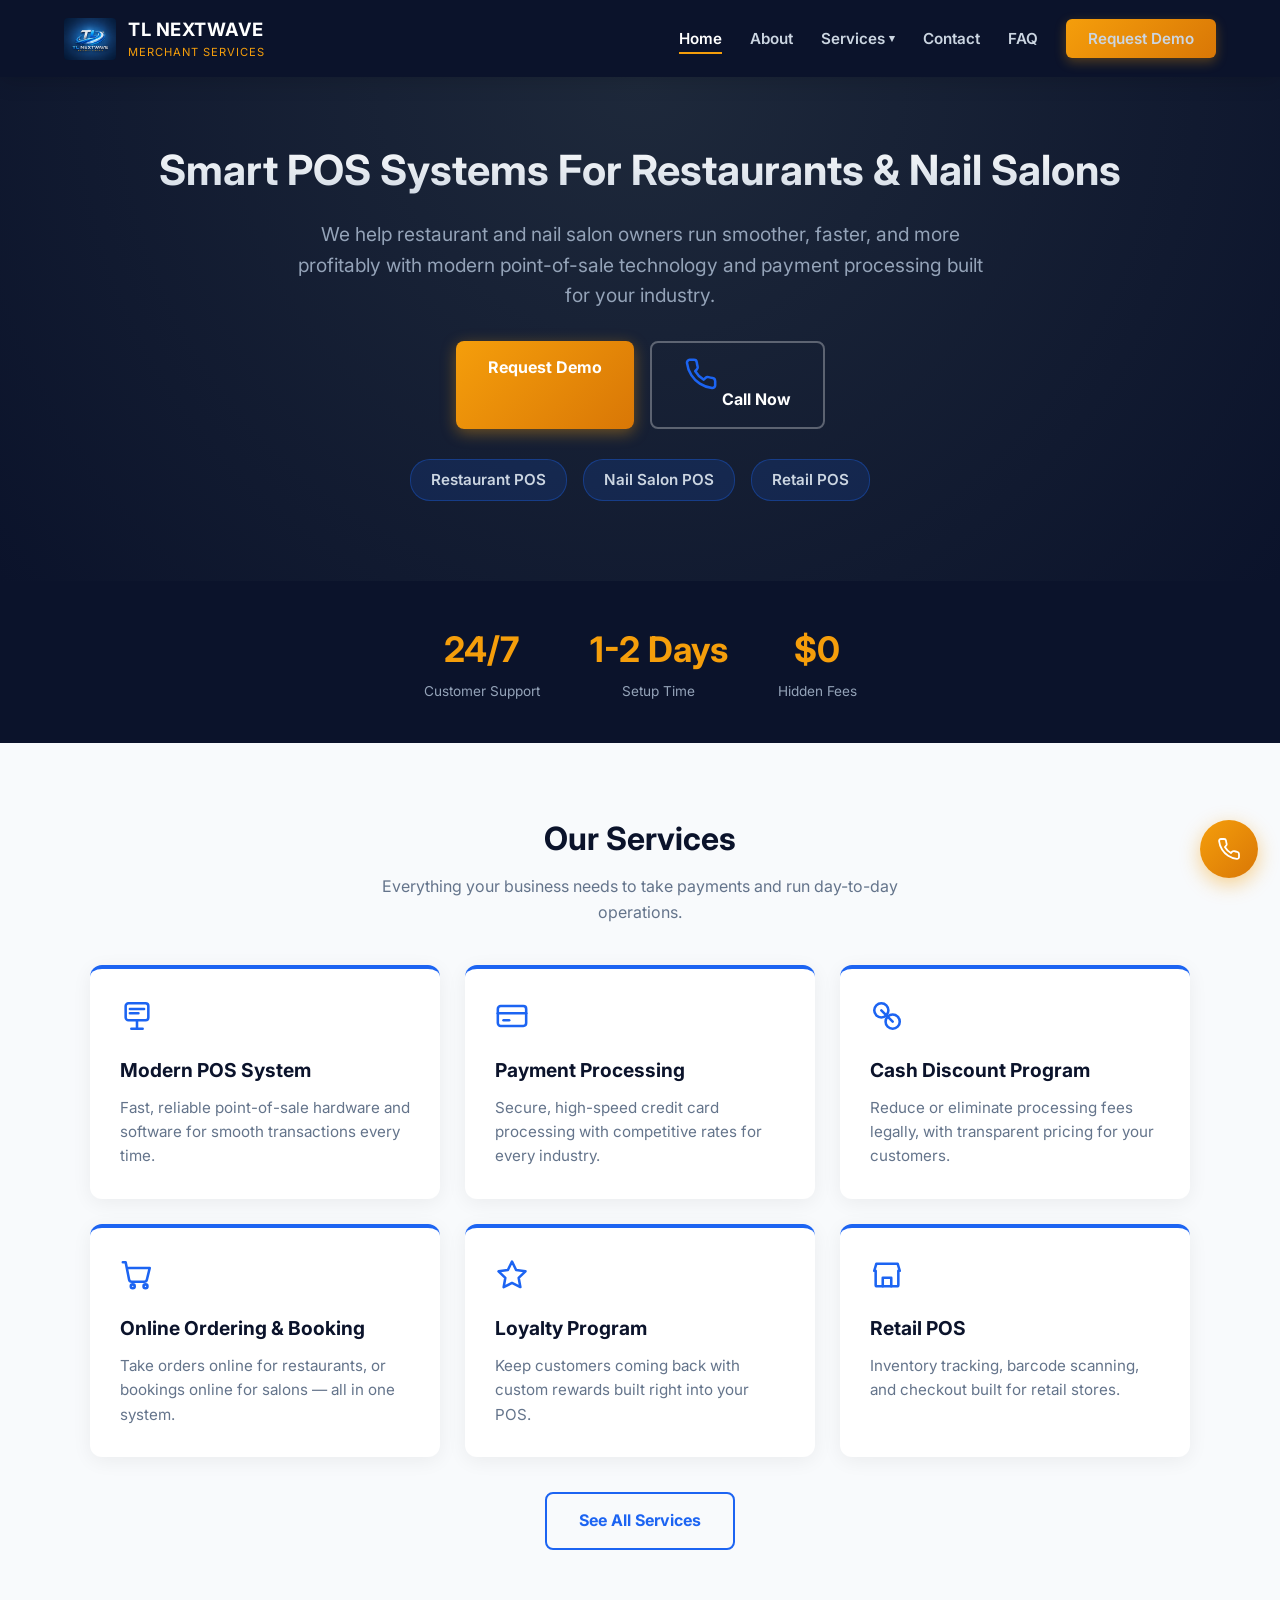
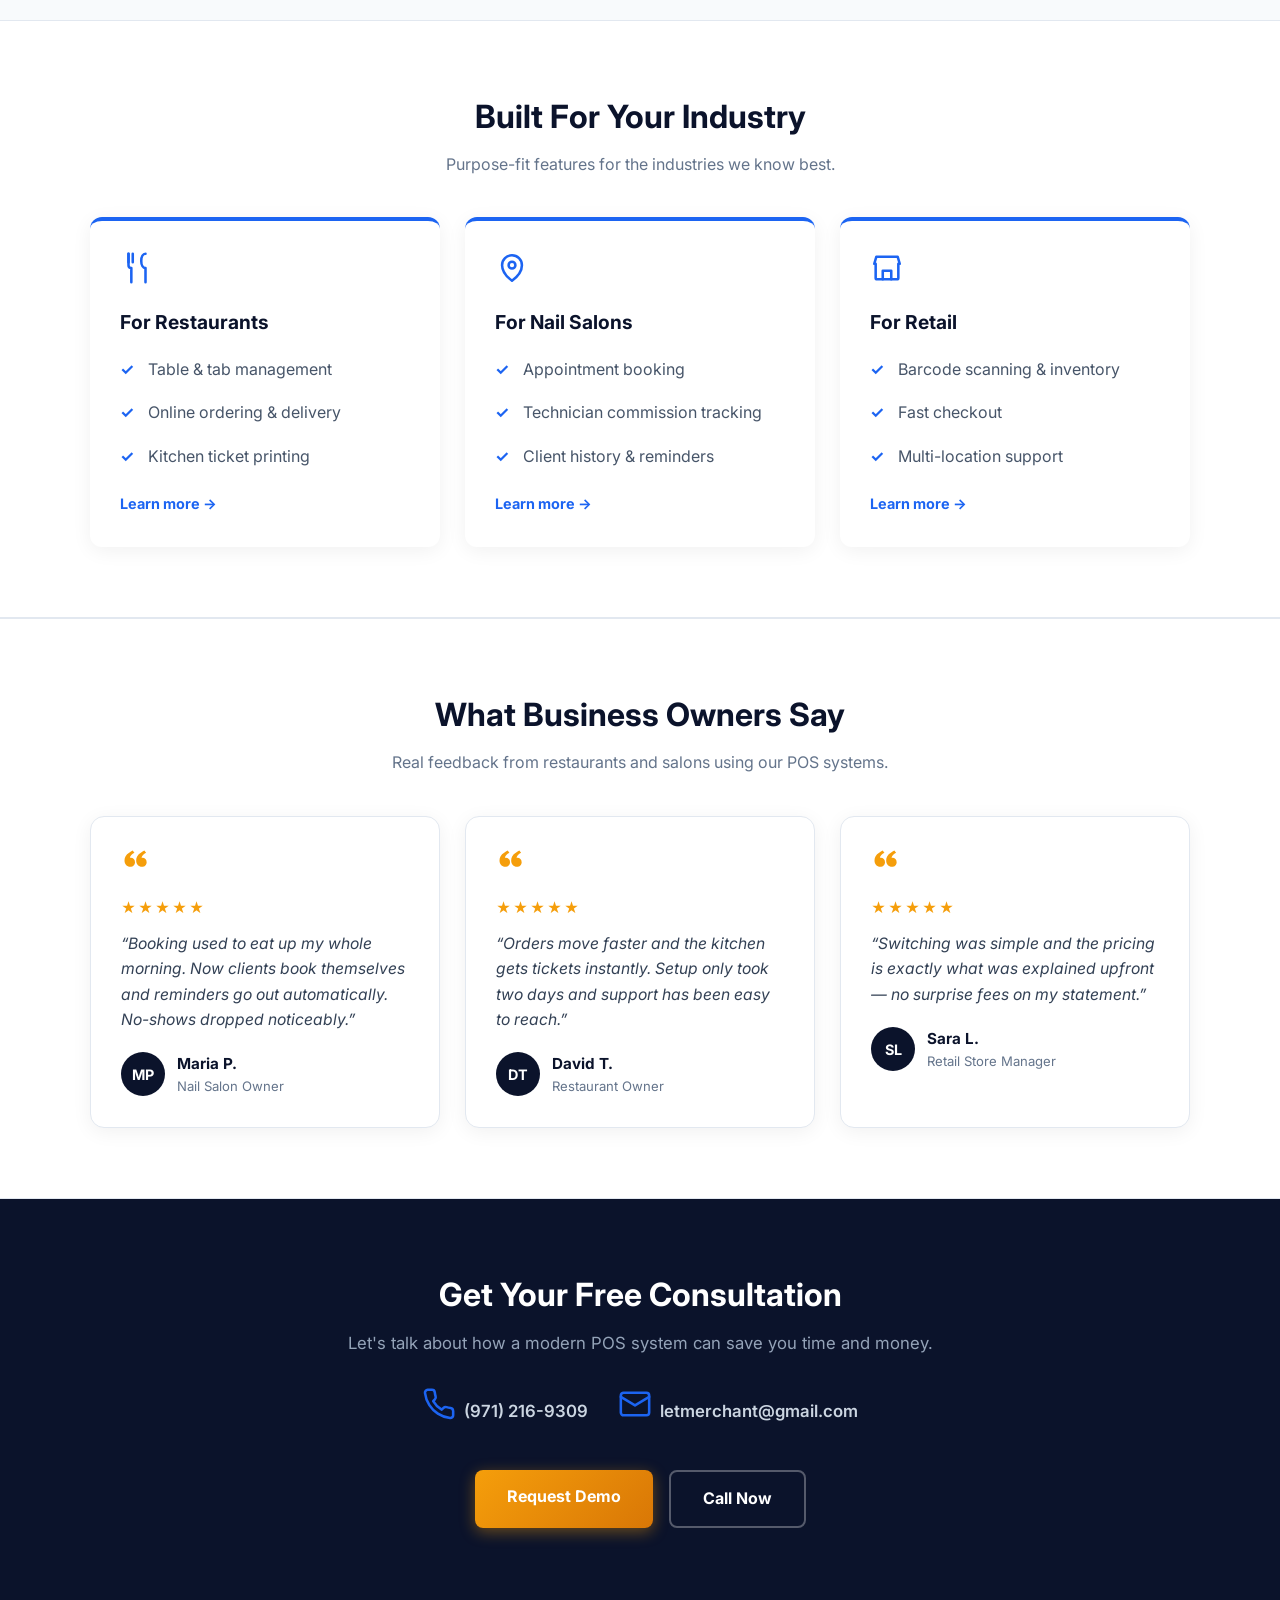
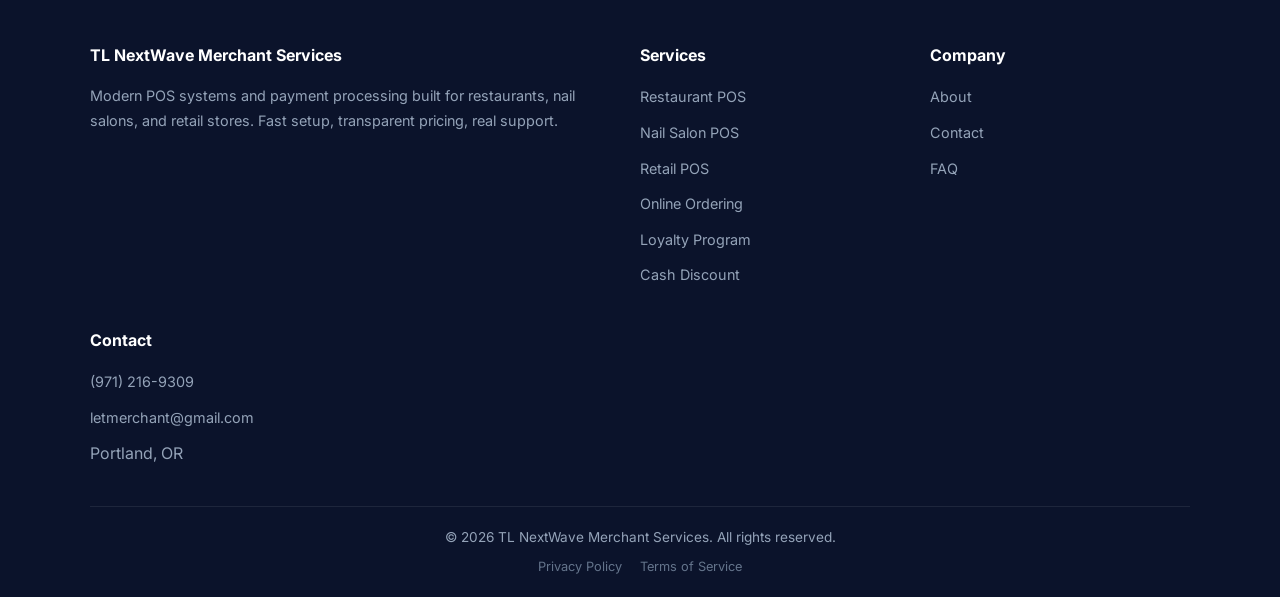
<file: index.html>
<!DOCTYPE html>
<html lang="en">
<head>
    <meta charset="UTF-8">
    <meta name="viewport" content="width=device-width, initial-scale=1.0">
    <title>TL NextWave Merchant Services | POS Systems for Restaurants & Nail Salons</title>
    <meta name="description" content="Modern POS systems and payment processing built for restaurants and nail salons. Fast setup, low fees, reliable support in Portland, OR.">
    <link rel="canonical" href="https://www.tlnextwave.com/index.html">
    <meta property="og:title" content="TL NextWave Merchant Services | POS Systems for Restaurants & Nail Salons">
    <meta property="og:description" content="Modern POS systems and payment processing built for restaurants and nail salons. Fast setup, low fees, reliable support in Portland, OR.">
    <meta property="og:type" content="website">
    <link rel="icon" href="icons/pos-terminal.svg" type="image/svg+xml">
    <link rel="preconnect" href="https://fonts.googleapis.com">
    <link href="https://fonts.googleapis.com/css2?family=Inter:wght@300;400;600;700&display=swap" rel="stylesheet">
    <link rel="stylesheet" href="css/style.css">
</head>
<body>

    <nav>
        <a href="index.html" class="nav-logo">
            <img src="images/logo.jpg" alt="TL NextWave Merchant Services logo" width="42" height="42">
            <div class="nav-logo-text">TL NEXTWAVE<span>MERCHANT SERVICES</span></div>
        </a>
        <ul class="nav-links" id="nav-links">
            <li><a href="index.html" class="active">Home</a></li>
            <li><a href="about.html">About</a></li>
            <li class="has-dropdown">
    <a href="services.html" class="dropdown-toggle">Services <span class="caret">&#9662;</span></a>
    <ul class="dropdown-menu">
        <li><a href="services.html">All Services</a></li>
<li><a href="restaurant-pos.html">Restaurant POS</a></li>
<li><a href="nail-salon-pos.html">Nail Salon POS</a></li>
<li><a href="retail-pos.html">Retail POS</a></li>
<li><a href="online-ordering.html">Online Ordering</a></li>
<li><a href="loyalty.html">Loyalty Program</a></li>
<li><a href="cash-discount.html">Cash Discount</a></li>
    </ul>
</li>
            <li><a href="contact.html">Contact</a></li>
            <li><a href="faq.html">FAQ</a></li>
            <li><a href="contact.html" class="nav-btn">Request Demo</a></li>
        </ul>
        <button class="nav-toggle" aria-label="Toggle menu" aria-expanded="false">
            <span></span><span></span><span></span>
        </button>
    </nav>

    <header class="hero">
        <h1>Smart POS Systems For Restaurants & Nail Salons</h1>
        <p class="subtitle">We help restaurant and nail salon owners run smoother, faster, and more profitably with modern point-of-sale technology and payment processing built for your industry.</p>
        <div class="cta-buttons">
            <a href="contact.html" class="btn btn-primary">Request Demo</a>
            <a href="tel:19712169309" class="btn btn-secondary"><svg class="icon-svg" xmlns="http://www.w3.org/2000/svg" viewBox="0 0 24 24" fill="none" stroke="currentColor" stroke-width="1.8" stroke-linecap="round" stroke-linejoin="round"><path d="M22 16.9v3a2 2 0 0 1-2.2 2 19.8 19.8 0 0 1-8.6-3.1 19.5 19.5 0 0 1-6-6A19.8 19.8 0 0 1 2.1 4.2 2 2 0 0 1 4 2h3a2 2 0 0 1 2 1.7c.1 1 .3 2 .6 2.9a2 2 0 0 1-.5 2.1L7.9 10a16 16 0 0 0 6 6l1.3-1.3a2 2 0 0 1 2.1-.5c.9.3 1.9.5 2.9.6a2 2 0 0 1 1.7 2z"/></svg>
 Call Now</a>
        </div>
        <div class="industries" style="margin-top:30px;">
            <a href="restaurant-pos.html" class="industry-pill">Restaurant POS</a>
            <a href="nail-salon-pos.html" class="industry-pill">Nail Salon POS</a>
            <a href="retail-pos.html" class="industry-pill">Retail POS</a>
        </div>
    </header>

    <div class="stat-strip">
        <div class="stat"><div class="num">24/7</div><div class="label">Customer Support</div></div>
        <div class="stat"><div class="num">1-2 Days</div><div class="label">Setup Time</div></div>
        <div class="stat"><div class="num">$0</div><div class="label">Hidden Fees</div></div>
    </div>

    <section class="section">
        <div class="section-inner">
            <h2 class="section-title reveal">Our Services</h2>
            <p class="section-subtitle reveal">Everything your business needs to take payments and run day-to-day operations.</p>
            <div class="grid">
                <div class="card reveal">
    <svg class="icon-svg" xmlns="http://www.w3.org/2000/svg" viewBox="0 0 24 24" fill="none" stroke="currentColor" stroke-width="1.8" stroke-linecap="round" stroke-linejoin="round"><rect x="4" y="3" width="16" height="12" rx="2"/><path d="M8 21h8M12 15v6"/><path d="M7 7h10M7 10h6"/></svg>

    <h3>Modern POS System</h3>
    <p>Fast, reliable point-of-sale hardware and software for smooth transactions every time.</p>
    
</div>
                <div class="card reveal">
    <svg class="icon-svg" xmlns="http://www.w3.org/2000/svg" viewBox="0 0 24 24" fill="none" stroke="currentColor" stroke-width="1.8" stroke-linecap="round" stroke-linejoin="round"><rect x="2" y="5" width="20" height="14" rx="2"/><path d="M2 10h20"/><path d="M6 15h4"/></svg>

    <h3>Payment Processing</h3>
    <p>Secure, high-speed credit card processing with competitive rates for every industry.</p>
    
</div>
                <div class="card reveal">
    <svg class="icon-svg" xmlns="http://www.w3.org/2000/svg" viewBox="0 0 24 24" fill="none" stroke="currentColor" stroke-width="1.8" stroke-linecap="round" stroke-linejoin="round"><circle cx="8" cy="8" r="5"/><circle cx="16" cy="16" r="5"/><path d="M8 8L16 16"/></svg>

    <h3>Cash Discount Program</h3>
    <p>Reduce or eliminate processing fees legally, with transparent pricing for your customers.</p>
    
</div>
                <div class="card reveal">
    <svg class="icon-svg" xmlns="http://www.w3.org/2000/svg" viewBox="0 0 24 24" fill="none" stroke="currentColor" stroke-width="1.8" stroke-linecap="round" stroke-linejoin="round"><circle cx="9" cy="20" r="1.4"/><circle cx="18" cy="20" r="1.4"/><path d="M2 3h2l2.4 12.2a2 2 0 0 0 2 1.6h8.6a2 2 0 0 0 2-1.6L21 7H6"/></svg>

    <h3>Online Ordering & Booking</h3>
    <p>Take orders online for restaurants, or bookings online for salons — all in one system.</p>
    
</div>
                <div class="card reveal">
    <svg class="icon-svg" xmlns="http://www.w3.org/2000/svg" viewBox="0 0 24 24" fill="none" stroke="currentColor" stroke-width="1.8" stroke-linecap="round" stroke-linejoin="round"><path d="M12 2.5l2.9 6 6.6.9-4.8 4.6 1.2 6.5L12 17.6l-5.9 3 1.2-6.6L2.5 9.4l6.6-.9z"/></svg>

    <h3>Loyalty Program</h3>
    <p>Keep customers coming back with custom rewards built right into your POS.</p>
    
</div>
                <div class="card reveal">
    <svg class="icon-svg" xmlns="http://www.w3.org/2000/svg" viewBox="0 0 24 24" fill="none" stroke="currentColor" stroke-width="1.8" stroke-linecap="round" stroke-linejoin="round"><path d="M3 9l1.5-5h15L21 9"/><path d="M4 9v10a1 1 0 0 0 1 1h14a1 1 0 0 0 1-1V9"/><path d="M9 20v-6h6v6"/></svg>

    <h3>Retail POS</h3>
    <p>Inventory tracking, barcode scanning, and checkout built for retail stores.</p>
    
</div>
            </div>
            <div style="text-align:center; margin-top:35px;">
                <a href="services.html" class="btn btn-outline">See All Services</a>
            </div>
        </div>
    </section>

    <section class="section alt">
        <div class="section-inner">
            <h2 class="section-title reveal">Built For Your Industry</h2>
            <p class="section-subtitle reveal">Purpose-fit features for the industries we know best.</p>
            <div class="grid" style="grid-template-columns: repeat(auto-fit, minmax(300px, 1fr));">
                <a href="restaurant-pos.html" class="card reveal">
                    <svg class="icon-svg" xmlns="http://www.w3.org/2000/svg" viewBox="0 0 24 24" fill="none" stroke="currentColor" stroke-width="1.8" stroke-linecap="round" stroke-linejoin="round"><path d="M6 2v8a2 2 0 0 0 2 2v10"/><path d="M6 2v6M9 2v6"/><path d="M18 2c-1.7 0-3 2-3 5s1.3 5 3 5v10"/></svg>

                    <h3>For Restaurants</h3>
                    <ul class="check-list">
                        <li>Table & tab management</li>
                        <li>Online ordering & delivery</li>
                        <li>Kitchen ticket printing</li>
                    </ul>
                    <span class="link-arrow">Learn more &rarr;</span>
                </a>
                <a href="nail-salon-pos.html" class="card reveal">
                    <svg class="icon-svg" xmlns="http://www.w3.org/2000/svg" viewBox="0 0 24 24" fill="none" stroke="currentColor" stroke-width="1.8" stroke-linecap="round" stroke-linejoin="round"><path d="M12 21c4-3 7-7 7-11a7 7 0 0 0-14 0c0 4 3 8 7 11z"/><circle cx="12" cy="10" r="2.4"/></svg>

                    <h3>For Nail Salons</h3>
                    <ul class="check-list">
                        <li>Appointment booking</li>
                        <li>Technician commission tracking</li>
                        <li>Client history & reminders</li>
                    </ul>
                    <span class="link-arrow">Learn more &rarr;</span>
                </a>
                <a href="retail-pos.html" class="card reveal">
                    <svg class="icon-svg" xmlns="http://www.w3.org/2000/svg" viewBox="0 0 24 24" fill="none" stroke="currentColor" stroke-width="1.8" stroke-linecap="round" stroke-linejoin="round"><path d="M3 9l1.5-5h15L21 9"/><path d="M4 9v10a1 1 0 0 0 1 1h14a1 1 0 0 0 1-1V9"/><path d="M9 20v-6h6v6"/></svg>

                    <h3>For Retail</h3>
                    <ul class="check-list">
                        <li>Barcode scanning & inventory</li>
                        <li>Fast checkout</li>
                        <li>Multi-location support</li>
                    </ul>
                    <span class="link-arrow">Learn more &rarr;</span>
                </a>
            </div>
        </div>
    </section>

    <section class="section alt">
        <div class="section-inner">
            <h2 class="section-title reveal">What Business Owners Say</h2>
            <p class="section-subtitle reveal">Real feedback from restaurants and salons using our POS systems.</p>
            <div class="grid">
                <div class="testimonial-card reveal">
    <svg class="icon-svg" xmlns="http://www.w3.org/2000/svg" viewBox="0 0 24 24" fill="currentColor"><path d="M7 5C4.2 6.6 3 9 3 11.6 3 14.5 5 17 8 17c2.2 0 4-1.7 4-4s-1.6-3.8-3.6-3.8c-.3 0-.6 0-.8.1C8 7.6 9.3 6 11.5 5L10 3C9 3.5 8 4.1 7 5zm10 0c-2.8 1.6-4 4-4 6.6 0 2.9 2 5.4 5 5.4 2.2 0 4-1.7 4-4s-1.6-3.8-3.6-3.8c-.3 0-.6 0-.8.1C18 7.6 19.3 6 21.5 5L20 3c-1 .5-2 1.1-3 2z"/></svg>

    <div class="stars">&#9733;&#9733;&#9733;&#9733;&#9733;</div>
    <p class="quote-text">&ldquo;Booking used to eat up my whole morning. Now clients book themselves and reminders go out automatically. No-shows dropped noticeably.&rdquo;</p>
    <div class="testimonial-author">
        <div class="testimonial-avatar">MP</div>
        <div>
            <div class="name">Maria P.</div>
            <div class="role">Nail Salon Owner</div>
        </div>
    </div>
</div><div class="testimonial-card reveal">
    <svg class="icon-svg" xmlns="http://www.w3.org/2000/svg" viewBox="0 0 24 24" fill="currentColor"><path d="M7 5C4.2 6.6 3 9 3 11.6 3 14.5 5 17 8 17c2.2 0 4-1.7 4-4s-1.6-3.8-3.6-3.8c-.3 0-.6 0-.8.1C8 7.6 9.3 6 11.5 5L10 3C9 3.5 8 4.1 7 5zm10 0c-2.8 1.6-4 4-4 6.6 0 2.9 2 5.4 5 5.4 2.2 0 4-1.7 4-4s-1.6-3.8-3.6-3.8c-.3 0-.6 0-.8.1C18 7.6 19.3 6 21.5 5L20 3c-1 .5-2 1.1-3 2z"/></svg>

    <div class="stars">&#9733;&#9733;&#9733;&#9733;&#9733;</div>
    <p class="quote-text">&ldquo;Orders move faster and the kitchen gets tickets instantly. Setup only took two days and support has been easy to reach.&rdquo;</p>
    <div class="testimonial-author">
        <div class="testimonial-avatar">DT</div>
        <div>
            <div class="name">David T.</div>
            <div class="role">Restaurant Owner</div>
        </div>
    </div>
</div><div class="testimonial-card reveal">
    <svg class="icon-svg" xmlns="http://www.w3.org/2000/svg" viewBox="0 0 24 24" fill="currentColor"><path d="M7 5C4.2 6.6 3 9 3 11.6 3 14.5 5 17 8 17c2.2 0 4-1.7 4-4s-1.6-3.8-3.6-3.8c-.3 0-.6 0-.8.1C8 7.6 9.3 6 11.5 5L10 3C9 3.5 8 4.1 7 5zm10 0c-2.8 1.6-4 4-4 6.6 0 2.9 2 5.4 5 5.4 2.2 0 4-1.7 4-4s-1.6-3.8-3.6-3.8c-.3 0-.6 0-.8.1C18 7.6 19.3 6 21.5 5L20 3c-1 .5-2 1.1-3 2z"/></svg>

    <div class="stars">&#9733;&#9733;&#9733;&#9733;&#9733;</div>
    <p class="quote-text">&ldquo;Switching was simple and the pricing is exactly what was explained upfront — no surprise fees on my statement.&rdquo;</p>
    <div class="testimonial-author">
        <div class="testimonial-avatar">SL</div>
        <div>
            <div class="name">Sara L.</div>
            <div class="role">Retail Store Manager</div>
        </div>
    </div>
</div>
            </div>
        </div>
    </section>

    <section class="contact-section" id="contact">
        <div class="contact-box reveal">
            <h2>Get Your Free Consultation</h2>
            <p>Let's talk about how a modern POS system can save you time and money.</p>
            <div class="contact-details">
                <a href="tel:19712169309" class="contact-item"><svg class="icon-svg" xmlns="http://www.w3.org/2000/svg" viewBox="0 0 24 24" fill="none" stroke="currentColor" stroke-width="1.8" stroke-linecap="round" stroke-linejoin="round"><path d="M22 16.9v3a2 2 0 0 1-2.2 2 19.8 19.8 0 0 1-8.6-3.1 19.5 19.5 0 0 1-6-6A19.8 19.8 0 0 1 2.1 4.2 2 2 0 0 1 4 2h3a2 2 0 0 1 2 1.7c.1 1 .3 2 .6 2.9a2 2 0 0 1-.5 2.1L7.9 10a16 16 0 0 0 6 6l1.3-1.3a2 2 0 0 1 2.1-.5c.9.3 1.9.5 2.9.6a2 2 0 0 1 1.7 2z"/></svg>
 (971) 216-9309</a>
                <a href="mailto:letmerchant@gmail.com" class="contact-item"><svg class="icon-svg" xmlns="http://www.w3.org/2000/svg" viewBox="0 0 24 24" fill="none" stroke="currentColor" stroke-width="1.8" stroke-linecap="round" stroke-linejoin="round"><rect x="2" y="4" width="20" height="16" rx="2"/><path d="m2 7 10 6 10-6"/></svg>
 letmerchant@gmail.com</a>
            </div>
            <div class="cta-buttons">
                <a href="contact.html" class="btn btn-primary">Request Demo</a>
                <a href="tel:19712169309" class="btn btn-secondary">Call Now</a>
            </div>
        </div>
    </section>


    <a href="tel:19712169309" class="floating-call" aria-label="Call TL NextWave now">
        <svg class="icon-svg" xmlns="http://www.w3.org/2000/svg" viewBox="0 0 24 24" fill="none" stroke="currentColor" stroke-width="1.8" stroke-linecap="round" stroke-linejoin="round"><path d="M22 16.9v3a2 2 0 0 1-2.2 2 19.8 19.8 0 0 1-8.6-3.1 19.5 19.5 0 0 1-6-6A19.8 19.8 0 0 1 2.1 4.2 2 2 0 0 1 4 2h3a2 2 0 0 1 2 1.7c.1 1 .3 2 .6 2.9a2 2 0 0 1-.5 2.1L7.9 10a16 16 0 0 0 6 6l1.3-1.3a2 2 0 0 1 2.1-.5c.9.3 1.9.5 2.9.6a2 2 0 0 1 1.7 2z"/></svg>

    </a>

    <footer>
        <div class="footer-grid">
            <div class="footer-col">
                <h4>TL NextWave Merchant Services</h4>
                <p>Modern POS systems and payment processing built for restaurants, nail salons, and retail stores. Fast setup, transparent pricing, real support.</p>
            </div>
            <div class="footer-col">
                <h4>Services</h4>
                <ul>
                    <li><a href="restaurant-pos.html">Restaurant POS</a></li>
                    <li><a href="nail-salon-pos.html">Nail Salon POS</a></li>
                    <li><a href="retail-pos.html">Retail POS</a></li>
                    <li><a href="online-ordering.html">Online Ordering</a></li>
                    <li><a href="loyalty.html">Loyalty Program</a></li>
                    <li><a href="cash-discount.html">Cash Discount</a></li>
                </ul>
            </div>
            <div class="footer-col">
                <h4>Company</h4>
                <ul>
                    <li><a href="about.html">About</a></li>
                    <li><a href="contact.html">Contact</a></li>
                    <li><a href="faq.html">FAQ</a></li>
                </ul>
            </div>
            <div class="footer-col">
                <h4>Contact</h4>
                <ul>
                    <li><a href="tel:19712169309">(971) 216-9309</a></li>
                    <li><a href="mailto:letmerchant@gmail.com">letmerchant@gmail.com</a></li>
                    <li>Portland, OR</li>
                </ul>
            </div>
        </div>
        <div class="footer-bottom">
            <p>&copy; 2026 TL NextWave Merchant Services. All rights reserved.</p>
            <div class="footer-legal">
                <a href="privacy.html">Privacy Policy</a>
                <a href="terms.html">Terms of Service</a>
            </div>
        </div>
    </footer>

    <script src="js/main.js"></script>
</body>
</html>
</file>
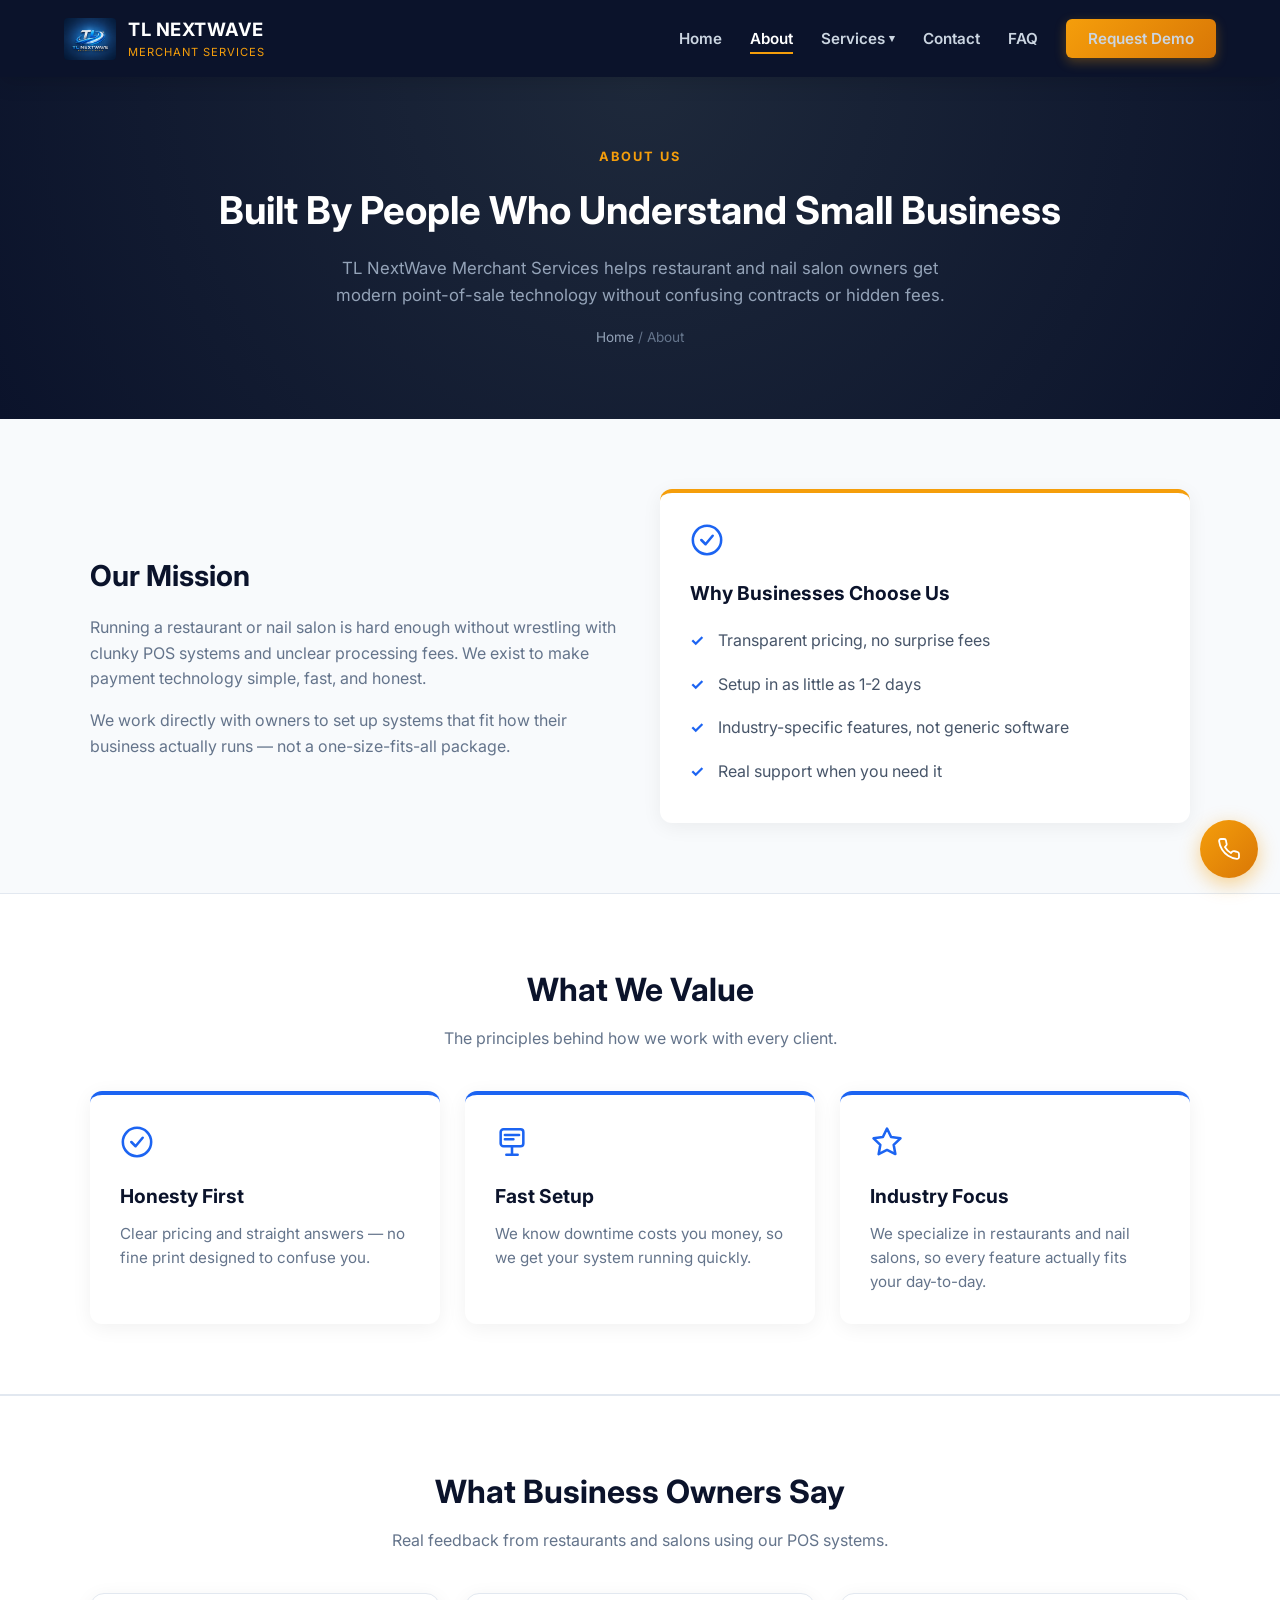
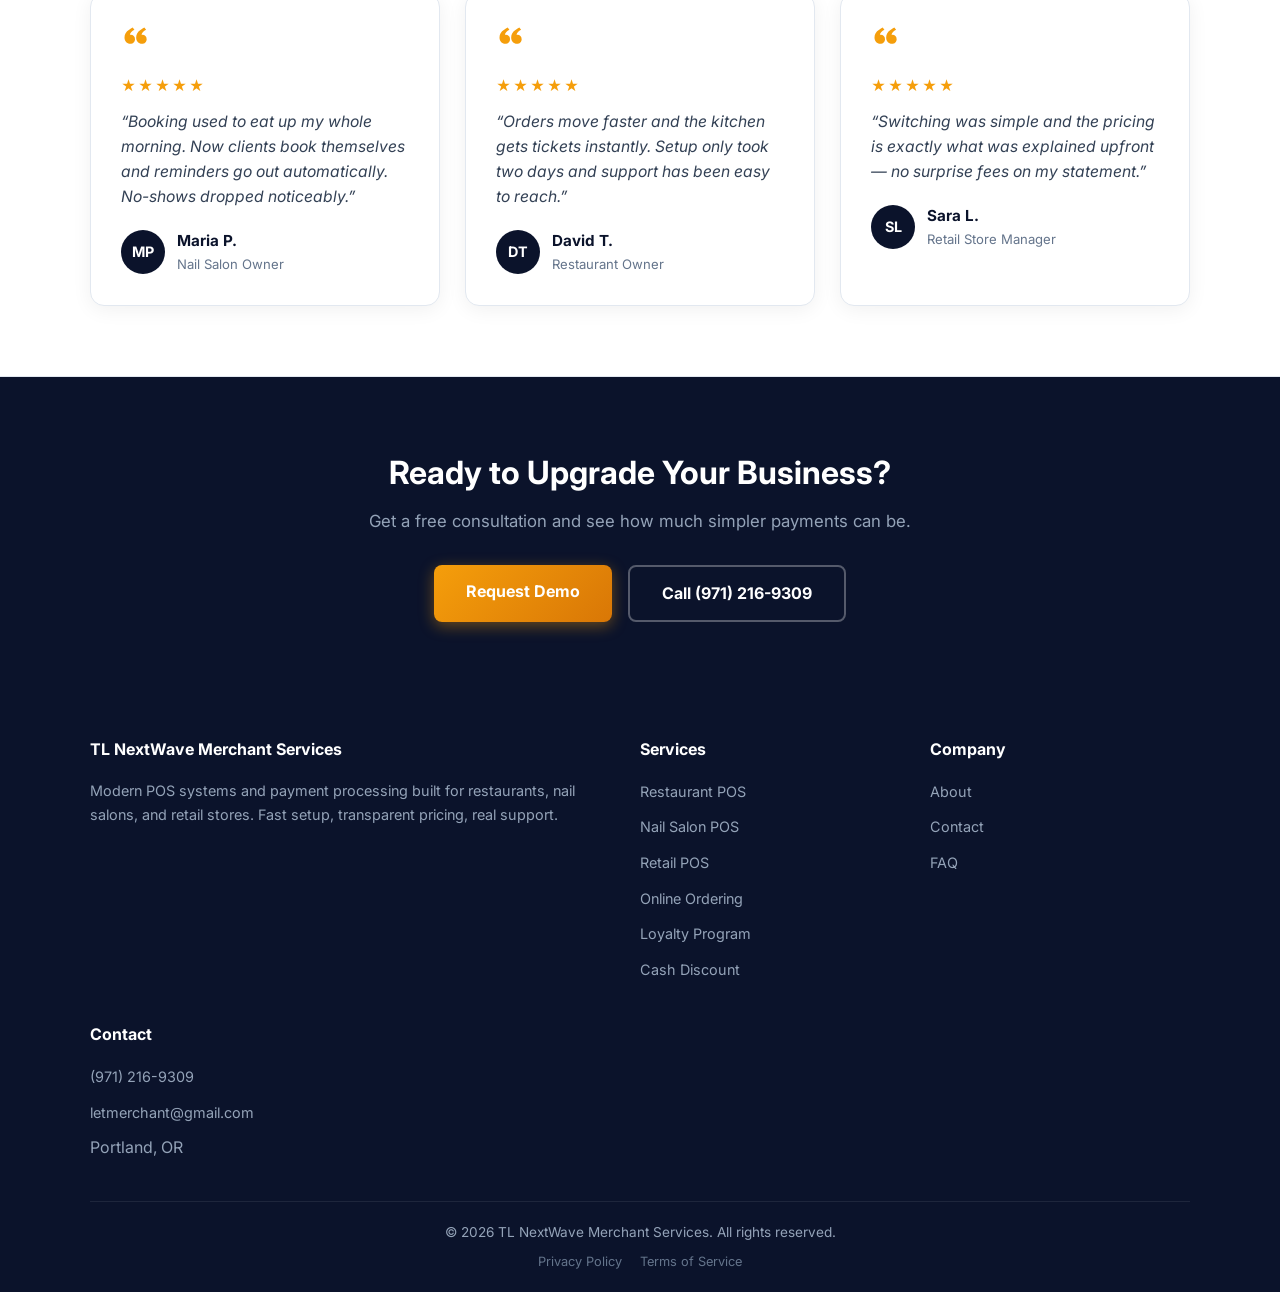
<file: about.html>
<!DOCTYPE html>
<html lang="en">
<head>
    <meta charset="UTF-8">
    <meta name="viewport" content="width=device-width, initial-scale=1.0">
    <title>About Us | TL NextWave Merchant Services</title>
    <meta name="description" content="Learn about TL NextWave Merchant Services — a POS and payment processing partner built for restaurants and nail salons.">
    <link rel="canonical" href="https://www.tlnextwave.com/about.html">
    <meta property="og:title" content="About Us | TL NextWave Merchant Services">
    <meta property="og:description" content="Learn about TL NextWave Merchant Services — a POS and payment processing partner built for restaurants and nail salons.">
    <meta property="og:type" content="website">
    <link rel="icon" href="icons/pos-terminal.svg" type="image/svg+xml">
    <link rel="preconnect" href="https://fonts.googleapis.com">
    <link href="https://fonts.googleapis.com/css2?family=Inter:wght@300;400;600;700&display=swap" rel="stylesheet">
    <link rel="stylesheet" href="css/style.css">
</head>
<body>

    <nav>
        <a href="index.html" class="nav-logo">
            <img src="images/logo.jpg" alt="TL NextWave Merchant Services logo" width="42" height="42">
            <div class="nav-logo-text">TL NEXTWAVE<span>MERCHANT SERVICES</span></div>
        </a>
        <ul class="nav-links" id="nav-links">
            <li><a href="index.html">Home</a></li>
            <li><a href="about.html" class="active">About</a></li>
            <li class="has-dropdown">
    <a href="services.html" class="dropdown-toggle">Services <span class="caret">&#9662;</span></a>
    <ul class="dropdown-menu">
        <li><a href="services.html">All Services</a></li>
<li><a href="restaurant-pos.html">Restaurant POS</a></li>
<li><a href="nail-salon-pos.html">Nail Salon POS</a></li>
<li><a href="retail-pos.html">Retail POS</a></li>
<li><a href="online-ordering.html">Online Ordering</a></li>
<li><a href="loyalty.html">Loyalty Program</a></li>
<li><a href="cash-discount.html">Cash Discount</a></li>
    </ul>
</li>
            <li><a href="contact.html">Contact</a></li>
            <li><a href="faq.html">FAQ</a></li>
            <li><a href="contact.html" class="nav-btn">Request Demo</a></li>
        </ul>
        <button class="nav-toggle" aria-label="Toggle menu" aria-expanded="false">
            <span></span><span></span><span></span>
        </button>
    </nav>

    <header class="page-header">
        <div class="eyebrow">About Us</div>
        <h1>Built By People Who Understand Small Business</h1>
        <p>TL NextWave Merchant Services helps restaurant and nail salon owners get modern point-of-sale technology without confusing contracts or hidden fees.</p>
        <div class="breadcrumb"><a href="index.html">Home</a> / About</div>
    </header>

    <section class="section">
        <div class="section-inner two-col">
            <div class="reveal">
                <h2 style="color:var(--primary-color); font-size:1.8rem; margin-bottom:16px;">Our Mission</h2>
                <p style="color:var(--text-light); margin-bottom:16px;">Running a restaurant or nail salon is hard enough without wrestling with clunky POS systems and unclear processing fees. We exist to make payment technology simple, fast, and honest.</p>
                <p style="color:var(--text-light);">We work directly with owners to set up systems that fit how their business actually runs — not a one-size-fits-all package.</p>
            </div>
            <div class="reveal">
                <div class="card" style="border-top:4px solid var(--accent-color);">
                    <svg class="icon-svg" xmlns="http://www.w3.org/2000/svg" viewBox="0 0 24 24" fill="none" stroke="currentColor" stroke-width="1.8" stroke-linecap="round" stroke-linejoin="round"><circle cx="12" cy="12" r="10"/><path d="m8 12 3 3 5-6"/></svg>

                    <h3>Why Businesses Choose Us</h3>
                    <ul class="check-list">
                        <li>Transparent pricing, no surprise fees</li>
                        <li>Setup in as little as 1-2 days</li>
                        <li>Industry-specific features, not generic software</li>
                        <li>Real support when you need it</li>
                    </ul>
                </div>
            </div>
        </div>
    </section>

    <section class="section alt">
        <div class="section-inner">
            <h2 class="section-title reveal">What We Value</h2>
            <p class="section-subtitle reveal">The principles behind how we work with every client.</p>
            <div class="grid">
                <div class="card reveal">
    <svg class="icon-svg" xmlns="http://www.w3.org/2000/svg" viewBox="0 0 24 24" fill="none" stroke="currentColor" stroke-width="1.8" stroke-linecap="round" stroke-linejoin="round"><circle cx="12" cy="12" r="10"/><path d="m8 12 3 3 5-6"/></svg>

    <h3>Honesty First</h3>
    <p>Clear pricing and straight answers — no fine print designed to confuse you.</p>
    
</div>
                <div class="card reveal">
    <svg class="icon-svg" xmlns="http://www.w3.org/2000/svg" viewBox="0 0 24 24" fill="none" stroke="currentColor" stroke-width="1.8" stroke-linecap="round" stroke-linejoin="round"><rect x="4" y="3" width="16" height="12" rx="2"/><path d="M8 21h8M12 15v6"/><path d="M7 7h10M7 10h6"/></svg>

    <h3>Fast Setup</h3>
    <p>We know downtime costs you money, so we get your system running quickly.</p>
    
</div>
                <div class="card reveal">
    <svg class="icon-svg" xmlns="http://www.w3.org/2000/svg" viewBox="0 0 24 24" fill="none" stroke="currentColor" stroke-width="1.8" stroke-linecap="round" stroke-linejoin="round"><path d="M12 2.5l2.9 6 6.6.9-4.8 4.6 1.2 6.5L12 17.6l-5.9 3 1.2-6.6L2.5 9.4l6.6-.9z"/></svg>

    <h3>Industry Focus</h3>
    <p>We specialize in restaurants and nail salons, so every feature actually fits your day-to-day.</p>
    
</div>
            </div>
        </div>
    </section>

    <section class="section alt">
        <div class="section-inner">
            <h2 class="section-title reveal">What Business Owners Say</h2>
            <p class="section-subtitle reveal">Real feedback from restaurants and salons using our POS systems.</p>
            <div class="grid">
                <div class="testimonial-card reveal">
    <svg class="icon-svg" xmlns="http://www.w3.org/2000/svg" viewBox="0 0 24 24" fill="currentColor"><path d="M7 5C4.2 6.6 3 9 3 11.6 3 14.5 5 17 8 17c2.2 0 4-1.7 4-4s-1.6-3.8-3.6-3.8c-.3 0-.6 0-.8.1C8 7.6 9.3 6 11.5 5L10 3C9 3.5 8 4.1 7 5zm10 0c-2.8 1.6-4 4-4 6.6 0 2.9 2 5.4 5 5.4 2.2 0 4-1.7 4-4s-1.6-3.8-3.6-3.8c-.3 0-.6 0-.8.1C18 7.6 19.3 6 21.5 5L20 3c-1 .5-2 1.1-3 2z"/></svg>

    <div class="stars">&#9733;&#9733;&#9733;&#9733;&#9733;</div>
    <p class="quote-text">&ldquo;Booking used to eat up my whole morning. Now clients book themselves and reminders go out automatically. No-shows dropped noticeably.&rdquo;</p>
    <div class="testimonial-author">
        <div class="testimonial-avatar">MP</div>
        <div>
            <div class="name">Maria P.</div>
            <div class="role">Nail Salon Owner</div>
        </div>
    </div>
</div><div class="testimonial-card reveal">
    <svg class="icon-svg" xmlns="http://www.w3.org/2000/svg" viewBox="0 0 24 24" fill="currentColor"><path d="M7 5C4.2 6.6 3 9 3 11.6 3 14.5 5 17 8 17c2.2 0 4-1.7 4-4s-1.6-3.8-3.6-3.8c-.3 0-.6 0-.8.1C8 7.6 9.3 6 11.5 5L10 3C9 3.5 8 4.1 7 5zm10 0c-2.8 1.6-4 4-4 6.6 0 2.9 2 5.4 5 5.4 2.2 0 4-1.7 4-4s-1.6-3.8-3.6-3.8c-.3 0-.6 0-.8.1C18 7.6 19.3 6 21.5 5L20 3c-1 .5-2 1.1-3 2z"/></svg>

    <div class="stars">&#9733;&#9733;&#9733;&#9733;&#9733;</div>
    <p class="quote-text">&ldquo;Orders move faster and the kitchen gets tickets instantly. Setup only took two days and support has been easy to reach.&rdquo;</p>
    <div class="testimonial-author">
        <div class="testimonial-avatar">DT</div>
        <div>
            <div class="name">David T.</div>
            <div class="role">Restaurant Owner</div>
        </div>
    </div>
</div><div class="testimonial-card reveal">
    <svg class="icon-svg" xmlns="http://www.w3.org/2000/svg" viewBox="0 0 24 24" fill="currentColor"><path d="M7 5C4.2 6.6 3 9 3 11.6 3 14.5 5 17 8 17c2.2 0 4-1.7 4-4s-1.6-3.8-3.6-3.8c-.3 0-.6 0-.8.1C8 7.6 9.3 6 11.5 5L10 3C9 3.5 8 4.1 7 5zm10 0c-2.8 1.6-4 4-4 6.6 0 2.9 2 5.4 5 5.4 2.2 0 4-1.7 4-4s-1.6-3.8-3.6-3.8c-.3 0-.6 0-.8.1C18 7.6 19.3 6 21.5 5L20 3c-1 .5-2 1.1-3 2z"/></svg>

    <div class="stars">&#9733;&#9733;&#9733;&#9733;&#9733;</div>
    <p class="quote-text">&ldquo;Switching was simple and the pricing is exactly what was explained upfront — no surprise fees on my statement.&rdquo;</p>
    <div class="testimonial-author">
        <div class="testimonial-avatar">SL</div>
        <div>
            <div class="name">Sara L.</div>
            <div class="role">Retail Store Manager</div>
        </div>
    </div>
</div>
            </div>
        </div>
    </section>

    <section class="contact-section">
        <div class="contact-box reveal">
            <h2>Ready to Upgrade Your Business?</h2>
            <p>Get a free consultation and see how much simpler payments can be.</p>
            <div class="cta-buttons">
                <a href="contact.html" class="btn btn-primary">Request Demo</a>
                <a href="tel:19712169309" class="btn btn-secondary">Call (971) 216-9309</a>
            </div>
        </div>
    </section>


    <a href="tel:19712169309" class="floating-call" aria-label="Call TL NextWave now">
        <svg class="icon-svg" xmlns="http://www.w3.org/2000/svg" viewBox="0 0 24 24" fill="none" stroke="currentColor" stroke-width="1.8" stroke-linecap="round" stroke-linejoin="round"><path d="M22 16.9v3a2 2 0 0 1-2.2 2 19.8 19.8 0 0 1-8.6-3.1 19.5 19.5 0 0 1-6-6A19.8 19.8 0 0 1 2.1 4.2 2 2 0 0 1 4 2h3a2 2 0 0 1 2 1.7c.1 1 .3 2 .6 2.9a2 2 0 0 1-.5 2.1L7.9 10a16 16 0 0 0 6 6l1.3-1.3a2 2 0 0 1 2.1-.5c.9.3 1.9.5 2.9.6a2 2 0 0 1 1.7 2z"/></svg>

    </a>

    <footer>
        <div class="footer-grid">
            <div class="footer-col">
                <h4>TL NextWave Merchant Services</h4>
                <p>Modern POS systems and payment processing built for restaurants, nail salons, and retail stores. Fast setup, transparent pricing, real support.</p>
            </div>
            <div class="footer-col">
                <h4>Services</h4>
                <ul>
                    <li><a href="restaurant-pos.html">Restaurant POS</a></li>
                    <li><a href="nail-salon-pos.html">Nail Salon POS</a></li>
                    <li><a href="retail-pos.html">Retail POS</a></li>
                    <li><a href="online-ordering.html">Online Ordering</a></li>
                    <li><a href="loyalty.html">Loyalty Program</a></li>
                    <li><a href="cash-discount.html">Cash Discount</a></li>
                </ul>
            </div>
            <div class="footer-col">
                <h4>Company</h4>
                <ul>
                    <li><a href="about.html">About</a></li>
                    <li><a href="contact.html">Contact</a></li>
                    <li><a href="faq.html">FAQ</a></li>
                </ul>
            </div>
            <div class="footer-col">
                <h4>Contact</h4>
                <ul>
                    <li><a href="tel:19712169309">(971) 216-9309</a></li>
                    <li><a href="mailto:letmerchant@gmail.com">letmerchant@gmail.com</a></li>
                    <li>Portland, OR</li>
                </ul>
            </div>
        </div>
        <div class="footer-bottom">
            <p>&copy; 2026 TL NextWave Merchant Services. All rights reserved.</p>
            <div class="footer-legal">
                <a href="privacy.html">Privacy Policy</a>
                <a href="terms.html">Terms of Service</a>
            </div>
        </div>
    </footer>

    <script src="js/main.js"></script>
</body>
</html>
</file>
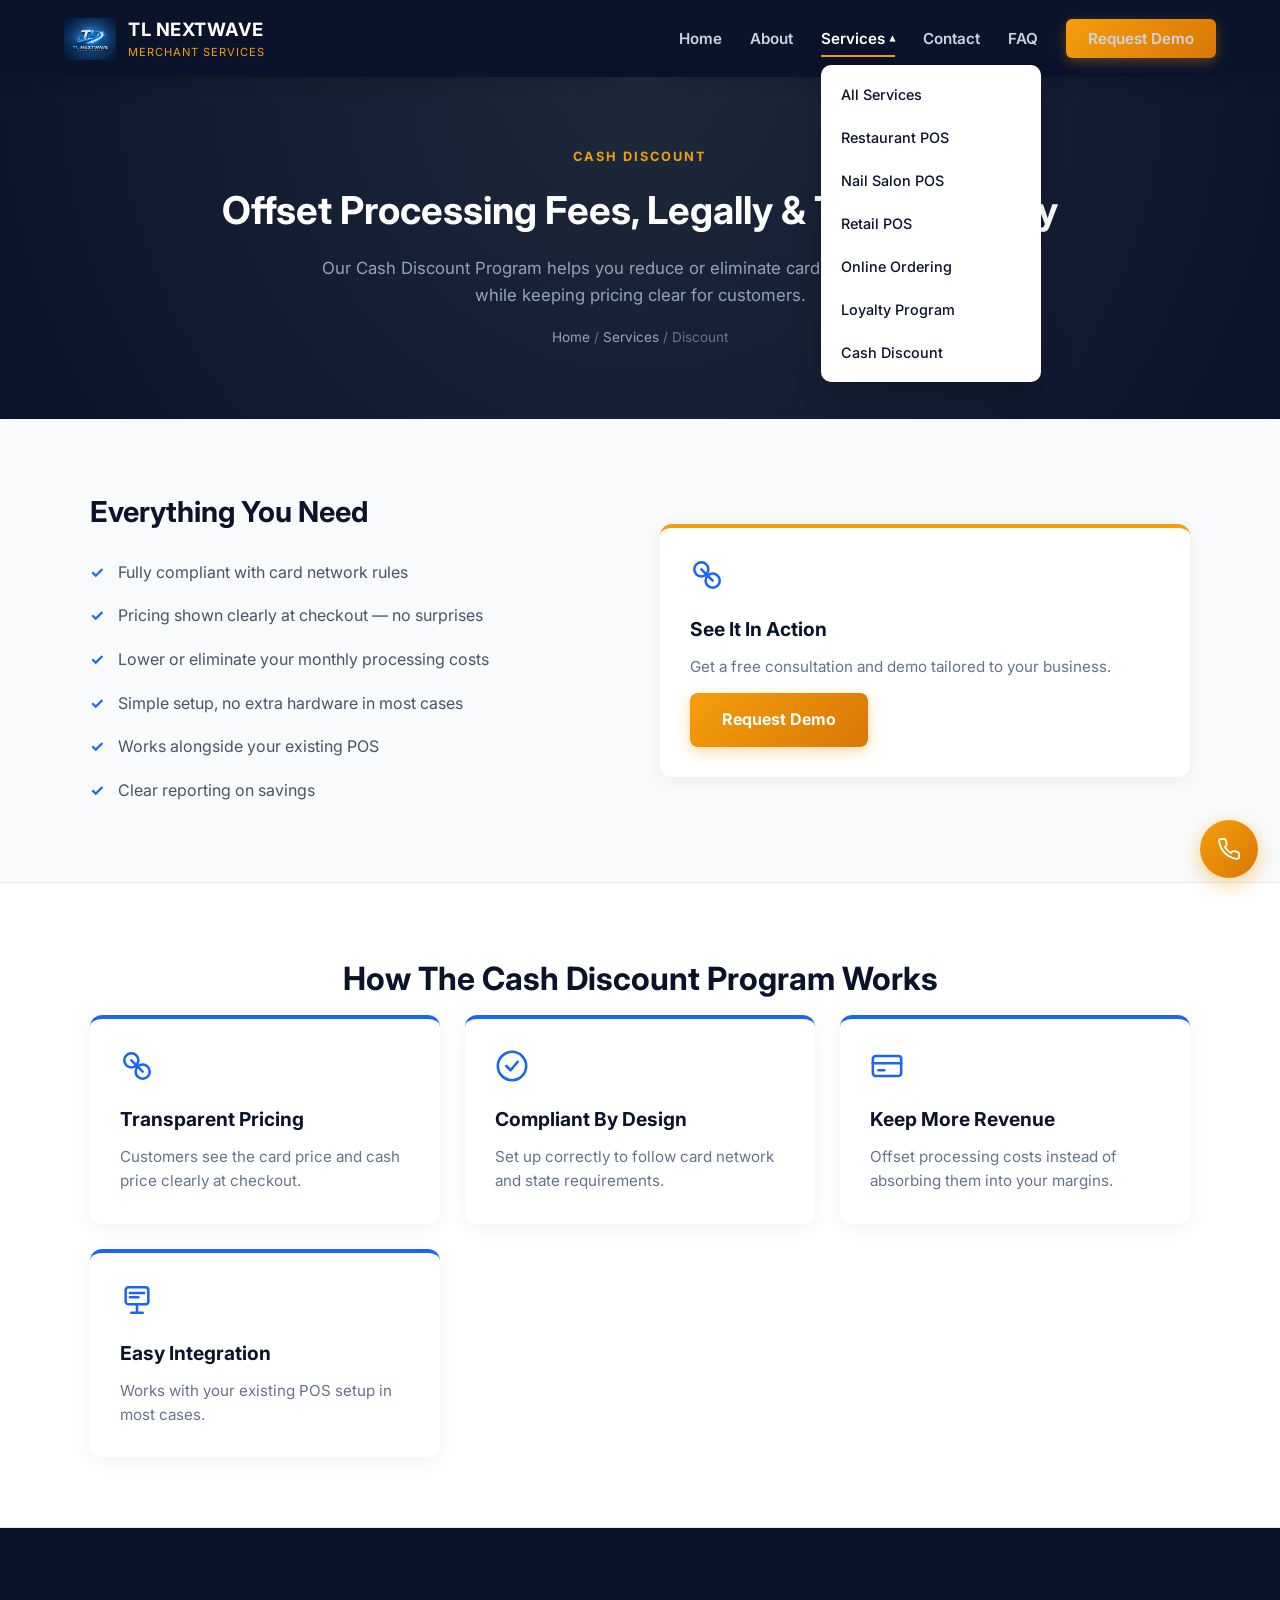
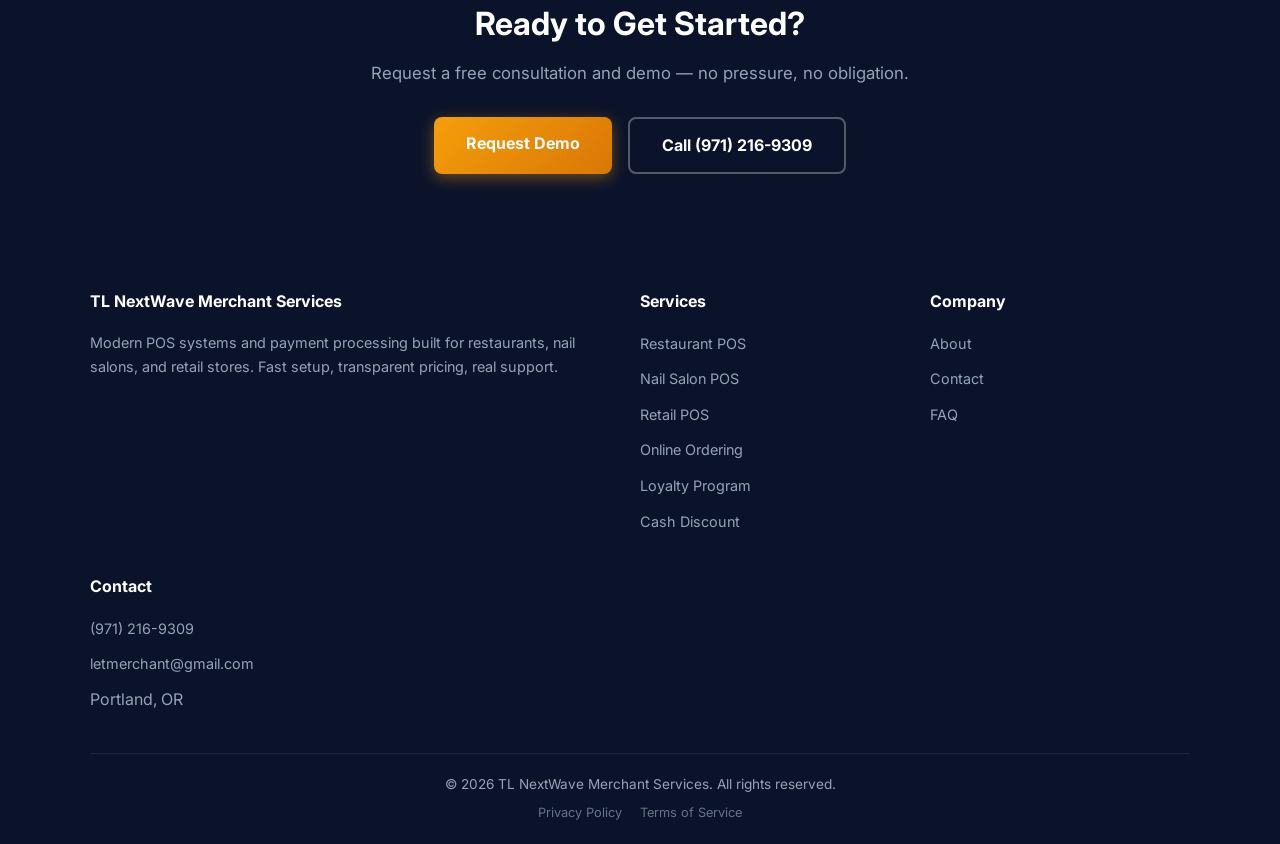
<file: cash-discount.html>
<!DOCTYPE html>
<html lang="en">
<head>
    <meta charset="UTF-8">
    <meta name="viewport" content="width=device-width, initial-scale=1.0">
    <title>Cash Discount Program | TL NextWave Merchant Services</title>
    <meta name="description" content="A legal, transparent Cash Discount Program to reduce or eliminate card processing fees.">
    <link rel="canonical" href="https://www.tlnextwave.com/cash-discount.html">
    <meta property="og:title" content="Cash Discount Program | TL NextWave Merchant Services">
    <meta property="og:description" content="A legal, transparent Cash Discount Program to reduce or eliminate card processing fees.">
    <meta property="og:type" content="website">
    <link rel="icon" href="icons/pos-terminal.svg" type="image/svg+xml">
    <link rel="preconnect" href="https://fonts.googleapis.com">
    <link href="https://fonts.googleapis.com/css2?family=Inter:wght@300;400;600;700&display=swap" rel="stylesheet">
    <link rel="stylesheet" href="css/style.css">
</head>
<body>

    <nav>
        <a href="index.html" class="nav-logo">
            <img src="images/logo.jpg" alt="TL NextWave Merchant Services logo" width="42" height="42">
            <div class="nav-logo-text">TL NEXTWAVE<span>MERCHANT SERVICES</span></div>
        </a>
        <ul class="nav-links" id="nav-links">
            <li><a href="index.html">Home</a></li>
            <li><a href="about.html">About</a></li>
            <li class="has-dropdown open">
    <a href="services.html" class="dropdown-toggle active">Services <span class="caret">&#9662;</span></a>
    <ul class="dropdown-menu">
        <li><a href="services.html">All Services</a></li>
<li><a href="restaurant-pos.html">Restaurant POS</a></li>
<li><a href="nail-salon-pos.html">Nail Salon POS</a></li>
<li><a href="retail-pos.html">Retail POS</a></li>
<li><a href="online-ordering.html">Online Ordering</a></li>
<li><a href="loyalty.html">Loyalty Program</a></li>
<li><a href="cash-discount.html">Cash Discount</a></li>
    </ul>
</li>
            <li><a href="contact.html">Contact</a></li>
            <li><a href="faq.html">FAQ</a></li>
            <li><a href="contact.html" class="nav-btn">Request Demo</a></li>
        </ul>
        <button class="nav-toggle" aria-label="Toggle menu" aria-expanded="false">
            <span></span><span></span><span></span>
        </button>
    </nav>

    <header class="page-header">
        <div class="eyebrow">Cash Discount</div>
        <h1>Offset Processing Fees, Legally & Transparently</h1>
        <p>Our Cash Discount Program helps you reduce or eliminate card processing costs while keeping pricing clear for customers.</p>
        <div class="breadcrumb"><a href="index.html">Home</a> / <a href="services.html">Services</a> / Discount</div>
    </header>

    <section class="section">
        <div class="section-inner two-col">
            <div class="reveal">
                <h2 style="color:var(--primary-color); font-size:1.8rem; margin-bottom:16px;">Everything You Need</h2>
                <ul class="check-list">
                    <li>Fully compliant with card network rules</li>
<li>Pricing shown clearly at checkout — no surprises</li>
<li>Lower or eliminate your monthly processing costs</li>
<li>Simple setup, no extra hardware in most cases</li>
<li>Works alongside your existing POS</li>
<li>Clear reporting on savings</li>
                </ul>
            </div>
            <div class="reveal">
                <div class="card" style="border-top:4px solid var(--accent-color);">
                    <svg class="icon-svg" xmlns="http://www.w3.org/2000/svg" viewBox="0 0 24 24" fill="none" stroke="currentColor" stroke-width="1.8" stroke-linecap="round" stroke-linejoin="round"><circle cx="8" cy="8" r="5"/><circle cx="16" cy="16" r="5"/><path d="M8 8L16 16"/></svg>

                    <h3>See It In Action</h3>
                    <p style="margin-bottom:14px;">Get a free consultation and demo tailored to your business.</p>
                    <div class="cta-buttons" style="justify-content:flex-start;">
                        <a href="contact.html" class="btn btn-primary">Request Demo</a>
                    </div>
                </div>
            </div>
        </div>
    </section>

    <section class="section alt">
        <div class="section-inner">
            <h2 class="section-title reveal">How The Cash Discount Program Works</h2>
            <div class="grid">
                <div class="card reveal">
    <svg class="icon-svg" xmlns="http://www.w3.org/2000/svg" viewBox="0 0 24 24" fill="none" stroke="currentColor" stroke-width="1.8" stroke-linecap="round" stroke-linejoin="round"><circle cx="8" cy="8" r="5"/><circle cx="16" cy="16" r="5"/><path d="M8 8L16 16"/></svg>

    <h3>Transparent Pricing</h3>
    <p>Customers see the card price and cash price clearly at checkout.</p>
    
</div>
    <div class="card reveal">
    <svg class="icon-svg" xmlns="http://www.w3.org/2000/svg" viewBox="0 0 24 24" fill="none" stroke="currentColor" stroke-width="1.8" stroke-linecap="round" stroke-linejoin="round"><circle cx="12" cy="12" r="10"/><path d="m8 12 3 3 5-6"/></svg>

    <h3>Compliant By Design</h3>
    <p>Set up correctly to follow card network and state requirements.</p>
    
</div>
    <div class="card reveal">
    <svg class="icon-svg" xmlns="http://www.w3.org/2000/svg" viewBox="0 0 24 24" fill="none" stroke="currentColor" stroke-width="1.8" stroke-linecap="round" stroke-linejoin="round"><rect x="2" y="5" width="20" height="14" rx="2"/><path d="M2 10h20"/><path d="M6 15h4"/></svg>

    <h3>Keep More Revenue</h3>
    <p>Offset processing costs instead of absorbing them into your margins.</p>
    
</div>
    <div class="card reveal">
    <svg class="icon-svg" xmlns="http://www.w3.org/2000/svg" viewBox="0 0 24 24" fill="none" stroke="currentColor" stroke-width="1.8" stroke-linecap="round" stroke-linejoin="round"><rect x="4" y="3" width="16" height="12" rx="2"/><path d="M8 21h8M12 15v6"/><path d="M7 7h10M7 10h6"/></svg>

    <h3>Easy Integration</h3>
    <p>Works with your existing POS setup in most cases.</p>
    
</div>
            </div>
        </div>
    </section>

    <section class="contact-section">
        <div class="contact-box reveal">
            <h2>Ready to Get Started?</h2>
            <p>Request a free consultation and demo — no pressure, no obligation.</p>
            <div class="cta-buttons">
                <a href="contact.html" class="btn btn-primary">Request Demo</a>
                <a href="tel:19712169309" class="btn btn-secondary">Call (971) 216-9309</a>
            </div>
        </div>
    </section>


    <a href="tel:19712169309" class="floating-call" aria-label="Call TL NextWave now">
        <svg class="icon-svg" xmlns="http://www.w3.org/2000/svg" viewBox="0 0 24 24" fill="none" stroke="currentColor" stroke-width="1.8" stroke-linecap="round" stroke-linejoin="round"><path d="M22 16.9v3a2 2 0 0 1-2.2 2 19.8 19.8 0 0 1-8.6-3.1 19.5 19.5 0 0 1-6-6A19.8 19.8 0 0 1 2.1 4.2 2 2 0 0 1 4 2h3a2 2 0 0 1 2 1.7c.1 1 .3 2 .6 2.9a2 2 0 0 1-.5 2.1L7.9 10a16 16 0 0 0 6 6l1.3-1.3a2 2 0 0 1 2.1-.5c.9.3 1.9.5 2.9.6a2 2 0 0 1 1.7 2z"/></svg>

    </a>

    <footer>
        <div class="footer-grid">
            <div class="footer-col">
                <h4>TL NextWave Merchant Services</h4>
                <p>Modern POS systems and payment processing built for restaurants, nail salons, and retail stores. Fast setup, transparent pricing, real support.</p>
            </div>
            <div class="footer-col">
                <h4>Services</h4>
                <ul>
                    <li><a href="restaurant-pos.html">Restaurant POS</a></li>
                    <li><a href="nail-salon-pos.html">Nail Salon POS</a></li>
                    <li><a href="retail-pos.html">Retail POS</a></li>
                    <li><a href="online-ordering.html">Online Ordering</a></li>
                    <li><a href="loyalty.html">Loyalty Program</a></li>
                    <li><a href="cash-discount.html">Cash Discount</a></li>
                </ul>
            </div>
            <div class="footer-col">
                <h4>Company</h4>
                <ul>
                    <li><a href="about.html">About</a></li>
                    <li><a href="contact.html">Contact</a></li>
                    <li><a href="faq.html">FAQ</a></li>
                </ul>
            </div>
            <div class="footer-col">
                <h4>Contact</h4>
                <ul>
                    <li><a href="tel:19712169309">(971) 216-9309</a></li>
                    <li><a href="mailto:letmerchant@gmail.com">letmerchant@gmail.com</a></li>
                    <li>Portland, OR</li>
                </ul>
            </div>
        </div>
        <div class="footer-bottom">
            <p>&copy; 2026 TL NextWave Merchant Services. All rights reserved.</p>
            <div class="footer-legal">
                <a href="privacy.html">Privacy Policy</a>
                <a href="terms.html">Terms of Service</a>
            </div>
        </div>
    </footer>

    <script src="js/main.js"></script>
</body>
</html>
</file>
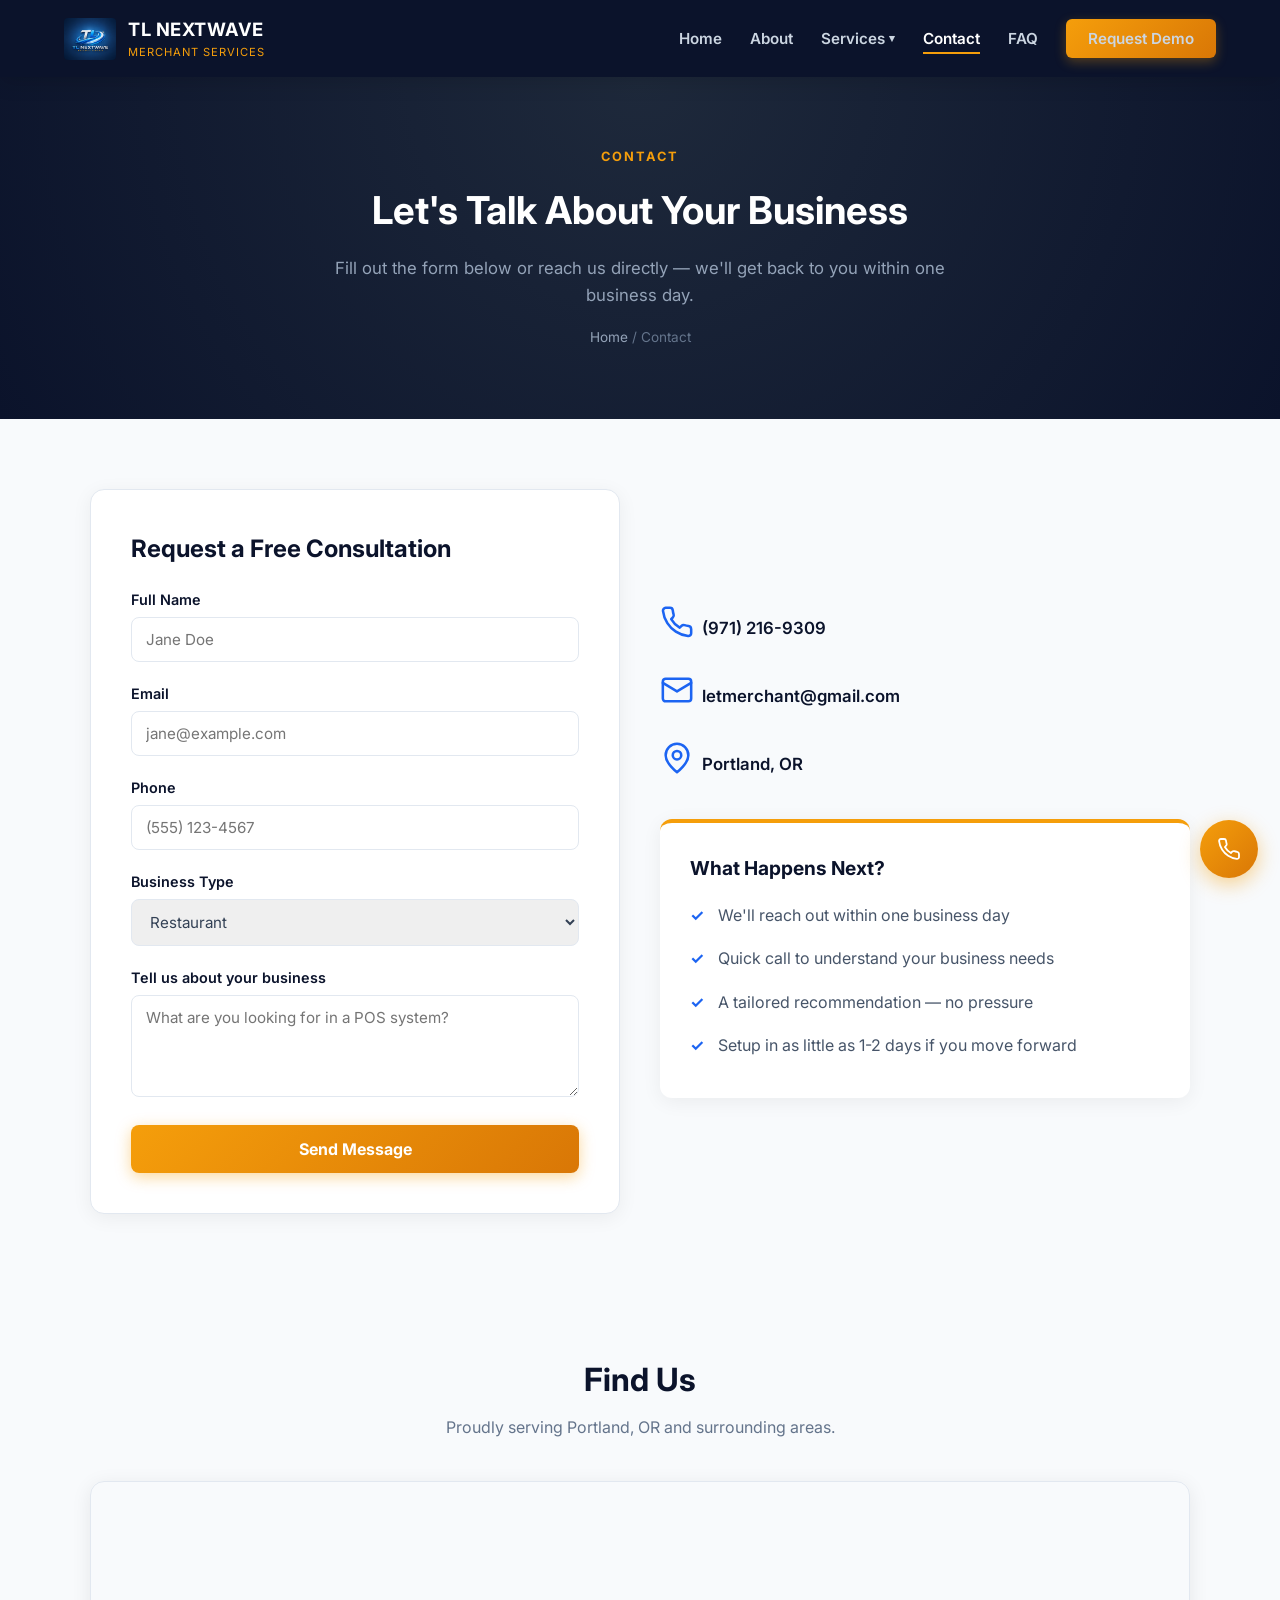
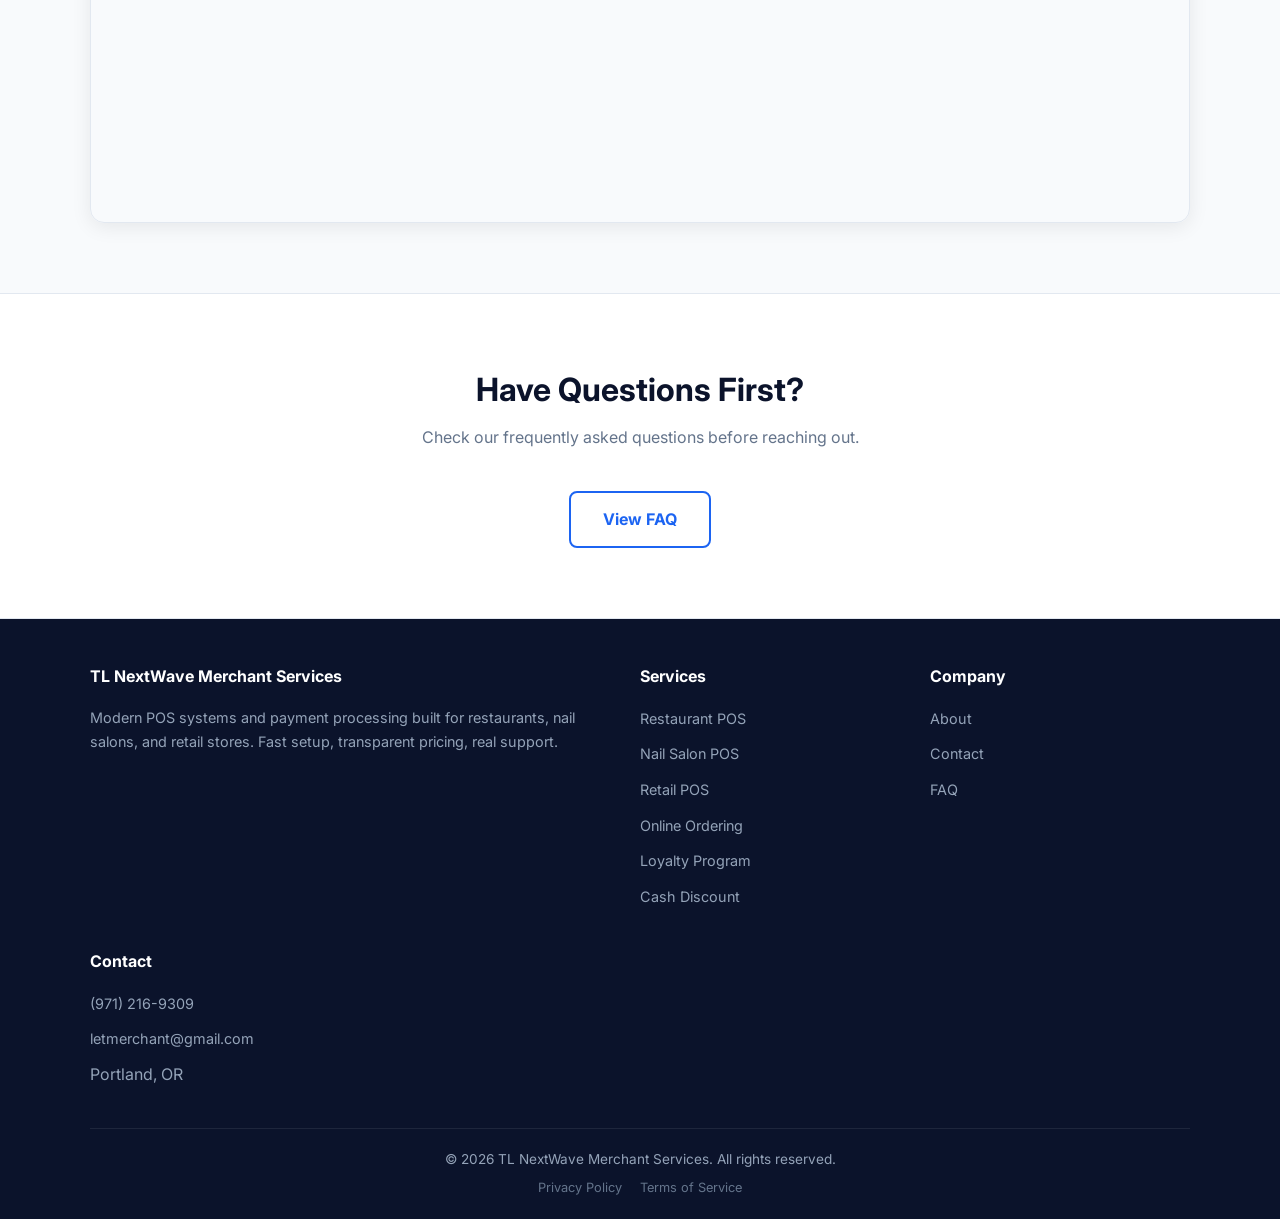
<file: contact.html>
<!DOCTYPE html>
<html lang="en">
<head>
    <meta charset="UTF-8">
    <meta name="viewport" content="width=device-width, initial-scale=1.0">
    <title>Contact Us | TL NextWave Merchant Services</title>
    <meta name="description" content="Get a free consultation for restaurant or nail salon POS systems. Call (971) 216-9309 or email letmerchant@gmail.com.">
    <link rel="canonical" href="https://www.tlnextwave.com/contact.html">
    <meta property="og:title" content="Contact Us | TL NextWave Merchant Services">
    <meta property="og:description" content="Get a free consultation for restaurant or nail salon POS systems. Call (971) 216-9309 or email letmerchant@gmail.com.">
    <meta property="og:type" content="website">
    <link rel="icon" href="icons/pos-terminal.svg" type="image/svg+xml">
    <link rel="preconnect" href="https://fonts.googleapis.com">
    <link href="https://fonts.googleapis.com/css2?family=Inter:wght@300;400;600;700&display=swap" rel="stylesheet">
    <link rel="stylesheet" href="css/style.css">
</head>
<body>

    <nav>
        <a href="index.html" class="nav-logo">
            <img src="images/logo.jpg" alt="TL NextWave Merchant Services logo" width="42" height="42">
            <div class="nav-logo-text">TL NEXTWAVE<span>MERCHANT SERVICES</span></div>
        </a>
        <ul class="nav-links" id="nav-links">
            <li><a href="index.html">Home</a></li>
            <li><a href="about.html">About</a></li>
            <li class="has-dropdown">
    <a href="services.html" class="dropdown-toggle">Services <span class="caret">&#9662;</span></a>
    <ul class="dropdown-menu">
        <li><a href="services.html">All Services</a></li>
<li><a href="restaurant-pos.html">Restaurant POS</a></li>
<li><a href="nail-salon-pos.html">Nail Salon POS</a></li>
<li><a href="retail-pos.html">Retail POS</a></li>
<li><a href="online-ordering.html">Online Ordering</a></li>
<li><a href="loyalty.html">Loyalty Program</a></li>
<li><a href="cash-discount.html">Cash Discount</a></li>
    </ul>
</li>
            <li><a href="contact.html" class="active">Contact</a></li>
            <li><a href="faq.html">FAQ</a></li>
            <li><a href="contact.html" class="nav-btn">Request Demo</a></li>
        </ul>
        <button class="nav-toggle" aria-label="Toggle menu" aria-expanded="false">
            <span></span><span></span><span></span>
        </button>
    </nav>

    <header class="page-header">
        <div class="eyebrow">Contact</div>
        <h1>Let's Talk About Your Business</h1>
        <p>Fill out the form below or reach us directly — we'll get back to you within one business day.</p>
        <div class="breadcrumb"><a href="index.html">Home</a> / Contact</div>
    </header>

    <section class="section">
        <div class="section-inner two-col">
            <div class="reveal">
                <div class="form-card">
                    <h2 style="color:var(--primary-color); margin-bottom:20px;">Request a Free Consultation</h2>
                    <form id="contact-form" novalidate>
                        <div class="form-group">
                            <label for="name">Full Name</label>
                            <input type="text" id="name" name="name" placeholder="Jane Doe" required>
                            <div class="form-error" id="name-error"></div>
                        </div>
                        <div class="form-group">
                            <label for="email">Email</label>
                            <input type="email" id="email" name="email" placeholder="jane@example.com" required>
                            <div class="form-error" id="email-error"></div>
                        </div>
                        <div class="form-group">
                            <label for="phone">Phone</label>
                            <input type="tel" id="phone" name="phone" placeholder="(555) 123-4567" required>
                            <div class="form-error" id="phone-error"></div>
                        </div>
                        <div class="form-group">
                            <label for="business-type">Business Type</label>
                            <select id="business-type" name="business-type">
                                <option value="restaurant">Restaurant</option>
                                <option value="nail-salon">Nail Salon</option>
                                <option value="retail">Retail Store</option>
                                <option value="other">Other</option>
                            </select>
                        </div>
                        <div class="form-group">
                            <label for="message">Tell us about your business</label>
                            <textarea id="message" name="message" rows="4" placeholder="What are you looking for in a POS system?" required></textarea>
                            <div class="form-error" id="message-error"></div>
                        </div>
                        <button type="submit" class="btn btn-primary" style="width:100%;">Send Message</button>
                        <div class="form-status" id="form-status"></div>
                    </form>
                </div>
            </div>

            <div class="reveal">
                <div class="contact-details" style="flex-direction:column; align-items:flex-start; gap:20px; margin-bottom:30px;">
                    <a href="tel:19712169309" class="contact-item" style="color:var(--primary-color);"><svg class="icon-svg" xmlns="http://www.w3.org/2000/svg" viewBox="0 0 24 24" fill="none" stroke="currentColor" stroke-width="1.8" stroke-linecap="round" stroke-linejoin="round"><path d="M22 16.9v3a2 2 0 0 1-2.2 2 19.8 19.8 0 0 1-8.6-3.1 19.5 19.5 0 0 1-6-6A19.8 19.8 0 0 1 2.1 4.2 2 2 0 0 1 4 2h3a2 2 0 0 1 2 1.7c.1 1 .3 2 .6 2.9a2 2 0 0 1-.5 2.1L7.9 10a16 16 0 0 0 6 6l1.3-1.3a2 2 0 0 1 2.1-.5c.9.3 1.9.5 2.9.6a2 2 0 0 1 1.7 2z"/></svg>
 (971) 216-9309</a>
                    <a href="mailto:letmerchant@gmail.com" class="contact-item" style="color:var(--primary-color);"><svg class="icon-svg" xmlns="http://www.w3.org/2000/svg" viewBox="0 0 24 24" fill="none" stroke="currentColor" stroke-width="1.8" stroke-linecap="round" stroke-linejoin="round"><rect x="2" y="4" width="20" height="16" rx="2"/><path d="m2 7 10 6 10-6"/></svg>
 letmerchant@gmail.com</a>
                    <div class="contact-item" style="color:var(--primary-color);"><svg class="icon-svg" xmlns="http://www.w3.org/2000/svg" viewBox="0 0 24 24" fill="none" stroke="currentColor" stroke-width="1.8" stroke-linecap="round" stroke-linejoin="round"><path d="M20 10c0 6-8 12-8 12s-8-6-8-12a8 8 0 0 1 16 0z"/><circle cx="12" cy="10" r="3"/></svg>
 Portland, OR</div>
                </div>
                <div class="card" style="border-top:4px solid var(--accent-color);">
                    <h3>What Happens Next?</h3>
                    <ul class="check-list">
                        <li>We'll reach out within one business day</li>
                        <li>Quick call to understand your business needs</li>
                        <li>A tailored recommendation — no pressure</li>
                        <li>Setup in as little as 1-2 days if you move forward</li>
                    </ul>
                </div>
            </div>
        </div>
    </section>

    <section class="section">
        <div class="section-inner">
            <h2 class="section-title reveal">Find Us</h2>
            <p class="section-subtitle reveal">Proudly serving Portland, OR and surrounding areas.</p>
            <div class="map-wrap reveal">
                <iframe src="https://maps.google.com/maps?q=Portland%2C%20OR&t=&z=11&ie=UTF8&iwloc=&output=embed" loading="lazy" referrerpolicy="no-referrer-when-downgrade" title="Map showing Portland, OR service area"></iframe>
            </div>
        </div>
    </section>

    <section class="section alt">
        <div class="section-inner" style="text-align:center;">
            <h2 class="section-title reveal">Have Questions First?</h2>
            <p class="section-subtitle reveal">Check our frequently asked questions before reaching out.</p>
            <a href="faq.html" class="btn btn-outline reveal">View FAQ</a>
        </div>
    </section>


    <a href="tel:19712169309" class="floating-call" aria-label="Call TL NextWave now">
        <svg class="icon-svg" xmlns="http://www.w3.org/2000/svg" viewBox="0 0 24 24" fill="none" stroke="currentColor" stroke-width="1.8" stroke-linecap="round" stroke-linejoin="round"><path d="M22 16.9v3a2 2 0 0 1-2.2 2 19.8 19.8 0 0 1-8.6-3.1 19.5 19.5 0 0 1-6-6A19.8 19.8 0 0 1 2.1 4.2 2 2 0 0 1 4 2h3a2 2 0 0 1 2 1.7c.1 1 .3 2 .6 2.9a2 2 0 0 1-.5 2.1L7.9 10a16 16 0 0 0 6 6l1.3-1.3a2 2 0 0 1 2.1-.5c.9.3 1.9.5 2.9.6a2 2 0 0 1 1.7 2z"/></svg>

    </a>

    <footer>
        <div class="footer-grid">
            <div class="footer-col">
                <h4>TL NextWave Merchant Services</h4>
                <p>Modern POS systems and payment processing built for restaurants, nail salons, and retail stores. Fast setup, transparent pricing, real support.</p>
            </div>
            <div class="footer-col">
                <h4>Services</h4>
                <ul>
                    <li><a href="restaurant-pos.html">Restaurant POS</a></li>
                    <li><a href="nail-salon-pos.html">Nail Salon POS</a></li>
                    <li><a href="retail-pos.html">Retail POS</a></li>
                    <li><a href="online-ordering.html">Online Ordering</a></li>
                    <li><a href="loyalty.html">Loyalty Program</a></li>
                    <li><a href="cash-discount.html">Cash Discount</a></li>
                </ul>
            </div>
            <div class="footer-col">
                <h4>Company</h4>
                <ul>
                    <li><a href="about.html">About</a></li>
                    <li><a href="contact.html">Contact</a></li>
                    <li><a href="faq.html">FAQ</a></li>
                </ul>
            </div>
            <div class="footer-col">
                <h4>Contact</h4>
                <ul>
                    <li><a href="tel:19712169309">(971) 216-9309</a></li>
                    <li><a href="mailto:letmerchant@gmail.com">letmerchant@gmail.com</a></li>
                    <li>Portland, OR</li>
                </ul>
            </div>
        </div>
        <div class="footer-bottom">
            <p>&copy; 2026 TL NextWave Merchant Services. All rights reserved.</p>
            <div class="footer-legal">
                <a href="privacy.html">Privacy Policy</a>
                <a href="terms.html">Terms of Service</a>
            </div>
        </div>
    </footer>

    <script src="js/main.js"></script>
</body>
</html>
</file>
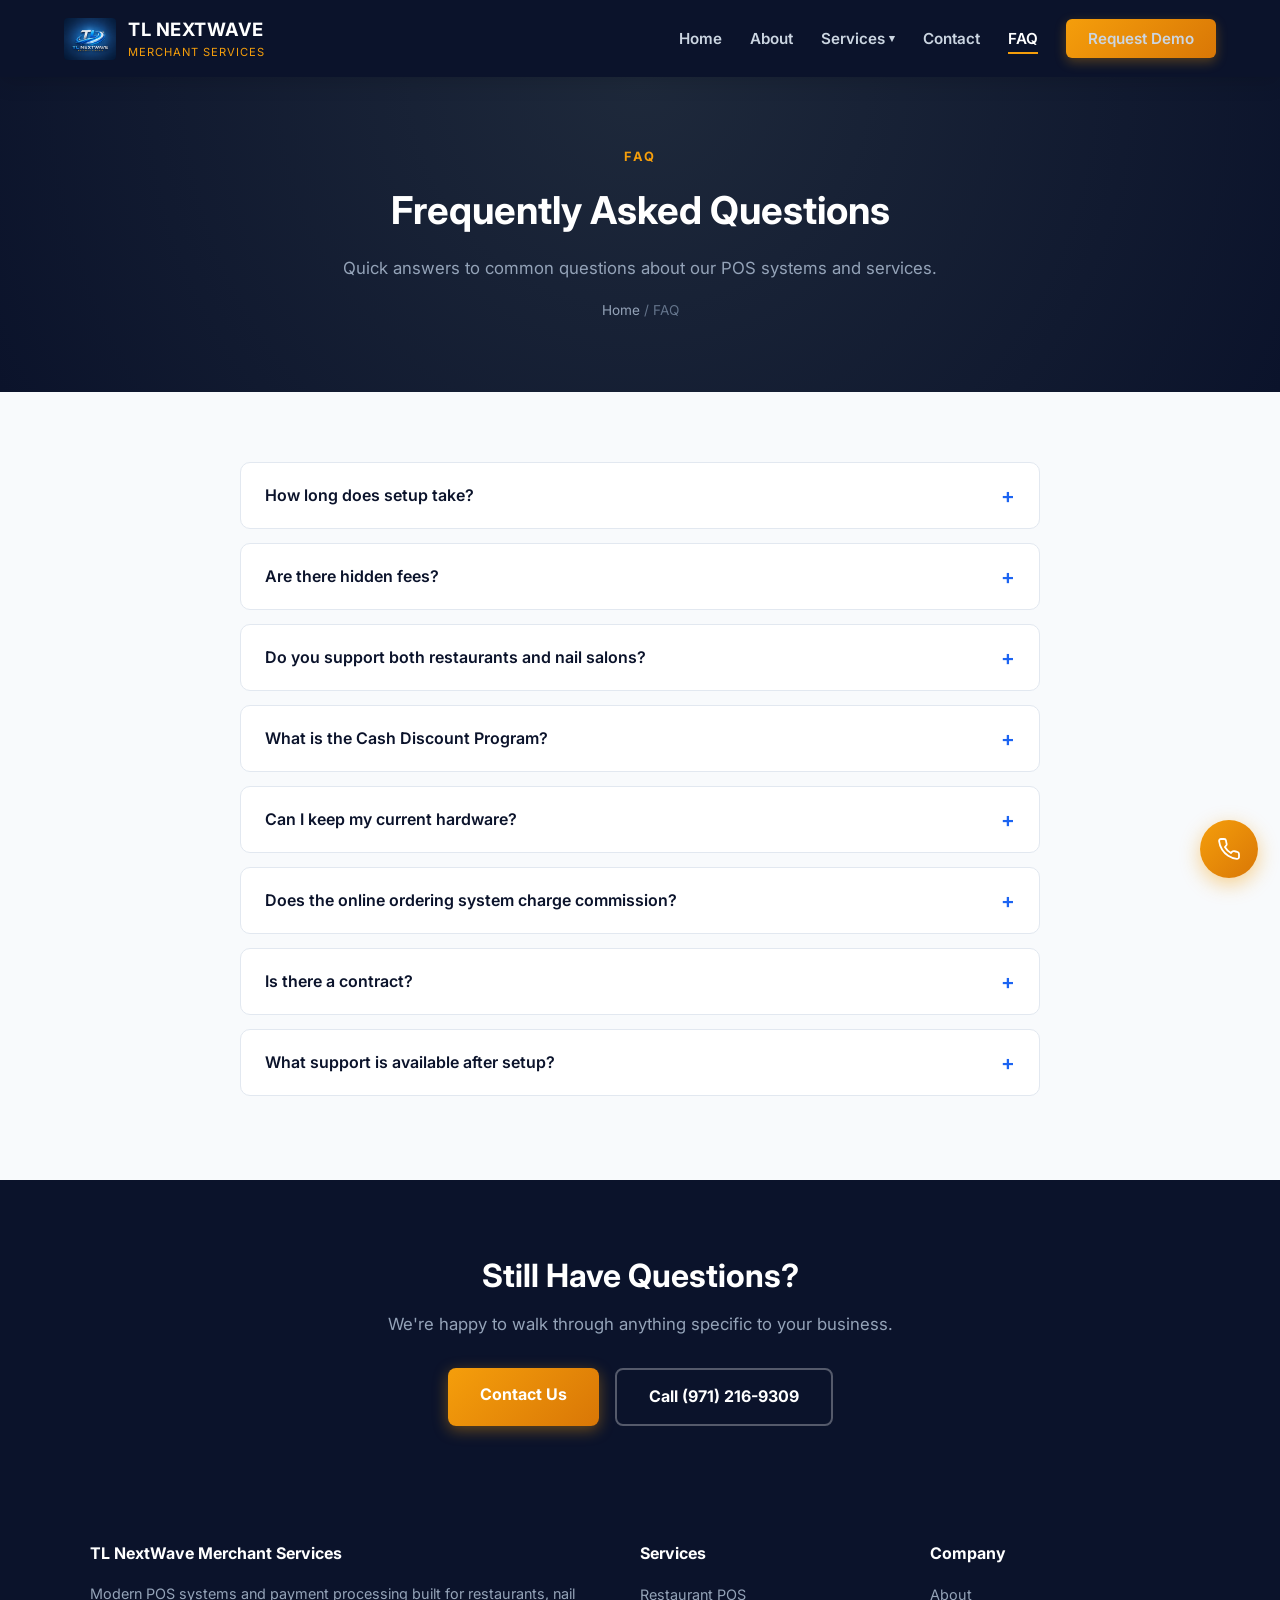
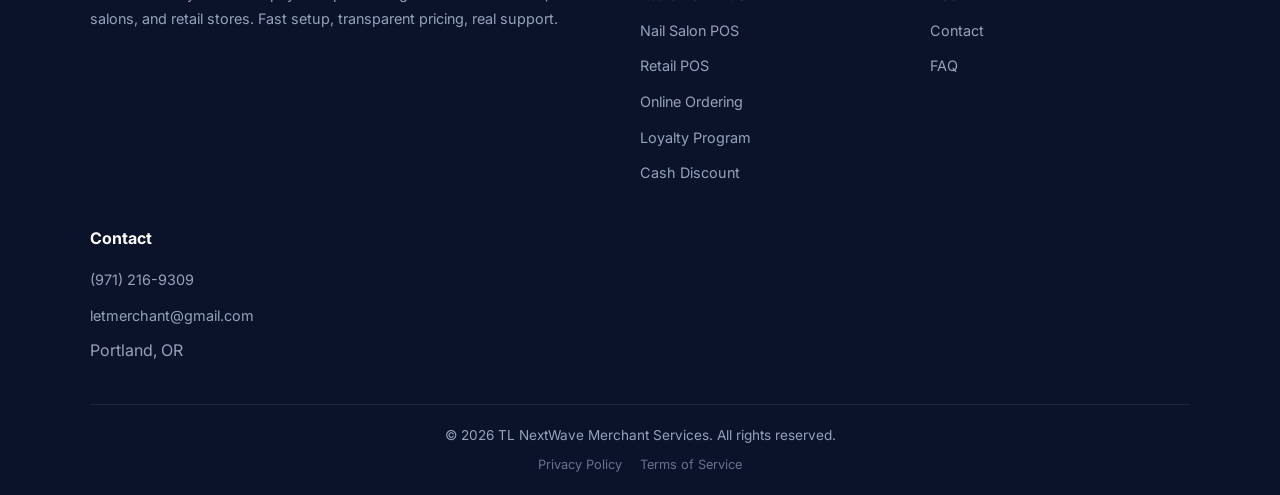
<file: faq.html>
<!DOCTYPE html>
<html lang="en">
<head>
    <meta charset="UTF-8">
    <meta name="viewport" content="width=device-width, initial-scale=1.0">
    <title>FAQ | TL NextWave Merchant Services</title>
    <meta name="description" content="Answers to common questions about POS setup, pricing, cash discount programs, and support.">
    <link rel="canonical" href="https://www.tlnextwave.com/faq.html">
    <meta property="og:title" content="FAQ | TL NextWave Merchant Services">
    <meta property="og:description" content="Answers to common questions about POS setup, pricing, cash discount programs, and support.">
    <meta property="og:type" content="website">
    <link rel="icon" href="icons/pos-terminal.svg" type="image/svg+xml">
    <link rel="preconnect" href="https://fonts.googleapis.com">
    <link href="https://fonts.googleapis.com/css2?family=Inter:wght@300;400;600;700&display=swap" rel="stylesheet">
    <link rel="stylesheet" href="css/style.css">
</head>
<body>

    <nav>
        <a href="index.html" class="nav-logo">
            <img src="images/logo.jpg" alt="TL NextWave Merchant Services logo" width="42" height="42">
            <div class="nav-logo-text">TL NEXTWAVE<span>MERCHANT SERVICES</span></div>
        </a>
        <ul class="nav-links" id="nav-links">
            <li><a href="index.html">Home</a></li>
            <li><a href="about.html">About</a></li>
            <li class="has-dropdown">
    <a href="services.html" class="dropdown-toggle">Services <span class="caret">&#9662;</span></a>
    <ul class="dropdown-menu">
        <li><a href="services.html">All Services</a></li>
<li><a href="restaurant-pos.html">Restaurant POS</a></li>
<li><a href="nail-salon-pos.html">Nail Salon POS</a></li>
<li><a href="retail-pos.html">Retail POS</a></li>
<li><a href="online-ordering.html">Online Ordering</a></li>
<li><a href="loyalty.html">Loyalty Program</a></li>
<li><a href="cash-discount.html">Cash Discount</a></li>
    </ul>
</li>
            <li><a href="contact.html">Contact</a></li>
            <li><a href="faq.html" class="active">FAQ</a></li>
            <li><a href="contact.html" class="nav-btn">Request Demo</a></li>
        </ul>
        <button class="nav-toggle" aria-label="Toggle menu" aria-expanded="false">
            <span></span><span></span><span></span>
        </button>
    </nav>

    <header class="page-header">
        <div class="eyebrow">FAQ</div>
        <h1>Frequently Asked Questions</h1>
        <p>Quick answers to common questions about our POS systems and services.</p>
        <div class="breadcrumb"><a href="index.html">Home</a> / FAQ</div>
    </header>

    <section class="section">
        <div class="section-inner" style="max-width:800px;">
                        <div class="faq-item reveal">
                <button class="faq-question" aria-expanded="false">
                    How long does setup take?
                    <span class="icon">+</span>
                </button>
                <div class="faq-answer">
                    <p>Most businesses are up and running within 1-2 business days after approval, including hardware setup and staff training.</p>
                </div>
            </div>
            <div class="faq-item reveal">
                <button class="faq-question" aria-expanded="false">
                    Are there hidden fees?
                    <span class="icon">+</span>
                </button>
                <div class="faq-answer">
                    <p>No. We use transparent pricing and walk you through all costs upfront, including any cash discount program options.</p>
                </div>
            </div>
            <div class="faq-item reveal">
                <button class="faq-question" aria-expanded="false">
                    Do you support both restaurants and nail salons?
                    <span class="icon">+</span>
                </button>
                <div class="faq-answer">
                    <p>Yes. We offer industry-specific features for restaurants (table management, kitchen tickets) and nail salons (appointment booking, technician commissions), plus general retail POS.</p>
                </div>
            </div>
            <div class="faq-item reveal">
                <button class="faq-question" aria-expanded="false">
                    What is the Cash Discount Program?
                    <span class="icon">+</span>
                </button>
                <div class="faq-answer">
                    <p>It's a legal, transparent way to offset card processing costs by offering a discount to customers who pay with cash, shown clearly at checkout.</p>
                </div>
            </div>
            <div class="faq-item reveal">
                <button class="faq-question" aria-expanded="false">
                    Can I keep my current hardware?
                    <span class="icon">+</span>
                </button>
                <div class="faq-answer">
                    <p>In many cases, yes. We'll review your current setup during the consultation and let you know what's compatible.</p>
                </div>
            </div>
            <div class="faq-item reveal">
                <button class="faq-question" aria-expanded="false">
                    Does the online ordering system charge commission?
                    <span class="icon">+</span>
                </button>
                <div class="faq-answer">
                    <p>No. Unlike third-party delivery marketplaces, our online ordering and booking tools don't take a cut of your sales.</p>
                </div>
            </div>
            <div class="faq-item reveal">
                <button class="faq-question" aria-expanded="false">
                    Is there a contract?
                    <span class="icon">+</span>
                </button>
                <div class="faq-answer">
                    <p>We'll walk you through all terms clearly during your consultation so there are no surprises before you sign anything.</p>
                </div>
            </div>
            <div class="faq-item reveal">
                <button class="faq-question" aria-expanded="false">
                    What support is available after setup?
                    <span class="icon">+</span>
                </button>
                <div class="faq-answer">
                    <p>Our team is available to help with questions about your system, hardware, or account after you're up and running.</p>
                </div>
            </div>
        </div>
    </section>

    <section class="contact-section">
        <div class="contact-box reveal">
            <h2>Still Have Questions?</h2>
            <p>We're happy to walk through anything specific to your business.</p>
            <div class="cta-buttons">
                <a href="contact.html" class="btn btn-primary">Contact Us</a>
                <a href="tel:19712169309" class="btn btn-secondary">Call (971) 216-9309</a>
            </div>
        </div>
    </section>


    <a href="tel:19712169309" class="floating-call" aria-label="Call TL NextWave now">
        <svg class="icon-svg" xmlns="http://www.w3.org/2000/svg" viewBox="0 0 24 24" fill="none" stroke="currentColor" stroke-width="1.8" stroke-linecap="round" stroke-linejoin="round"><path d="M22 16.9v3a2 2 0 0 1-2.2 2 19.8 19.8 0 0 1-8.6-3.1 19.5 19.5 0 0 1-6-6A19.8 19.8 0 0 1 2.1 4.2 2 2 0 0 1 4 2h3a2 2 0 0 1 2 1.7c.1 1 .3 2 .6 2.9a2 2 0 0 1-.5 2.1L7.9 10a16 16 0 0 0 6 6l1.3-1.3a2 2 0 0 1 2.1-.5c.9.3 1.9.5 2.9.6a2 2 0 0 1 1.7 2z"/></svg>

    </a>

    <footer>
        <div class="footer-grid">
            <div class="footer-col">
                <h4>TL NextWave Merchant Services</h4>
                <p>Modern POS systems and payment processing built for restaurants, nail salons, and retail stores. Fast setup, transparent pricing, real support.</p>
            </div>
            <div class="footer-col">
                <h4>Services</h4>
                <ul>
                    <li><a href="restaurant-pos.html">Restaurant POS</a></li>
                    <li><a href="nail-salon-pos.html">Nail Salon POS</a></li>
                    <li><a href="retail-pos.html">Retail POS</a></li>
                    <li><a href="online-ordering.html">Online Ordering</a></li>
                    <li><a href="loyalty.html">Loyalty Program</a></li>
                    <li><a href="cash-discount.html">Cash Discount</a></li>
                </ul>
            </div>
            <div class="footer-col">
                <h4>Company</h4>
                <ul>
                    <li><a href="about.html">About</a></li>
                    <li><a href="contact.html">Contact</a></li>
                    <li><a href="faq.html">FAQ</a></li>
                </ul>
            </div>
            <div class="footer-col">
                <h4>Contact</h4>
                <ul>
                    <li><a href="tel:19712169309">(971) 216-9309</a></li>
                    <li><a href="mailto:letmerchant@gmail.com">letmerchant@gmail.com</a></li>
                    <li>Portland, OR</li>
                </ul>
            </div>
        </div>
        <div class="footer-bottom">
            <p>&copy; 2026 TL NextWave Merchant Services. All rights reserved.</p>
            <div class="footer-legal">
                <a href="privacy.html">Privacy Policy</a>
                <a href="terms.html">Terms of Service</a>
            </div>
        </div>
    </footer>

    <script src="js/main.js"></script>
</body>
</html>
</file>
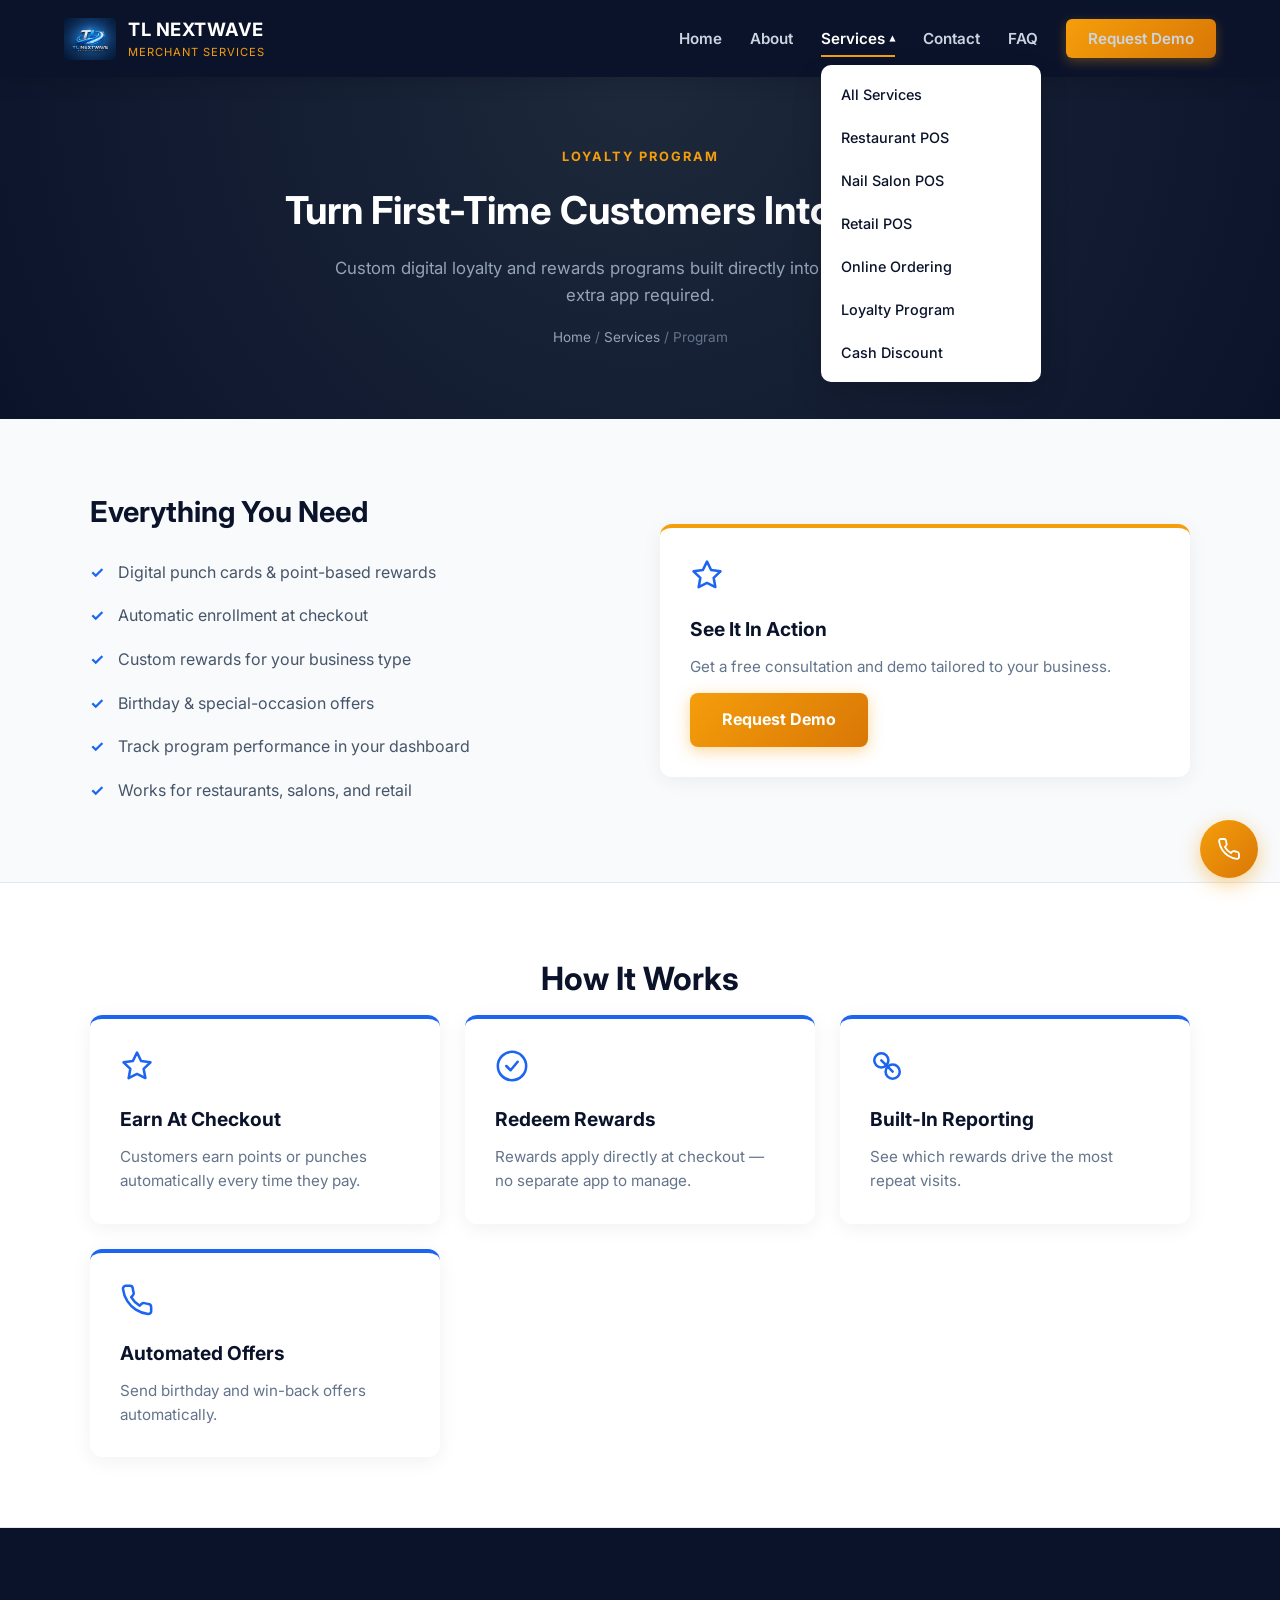
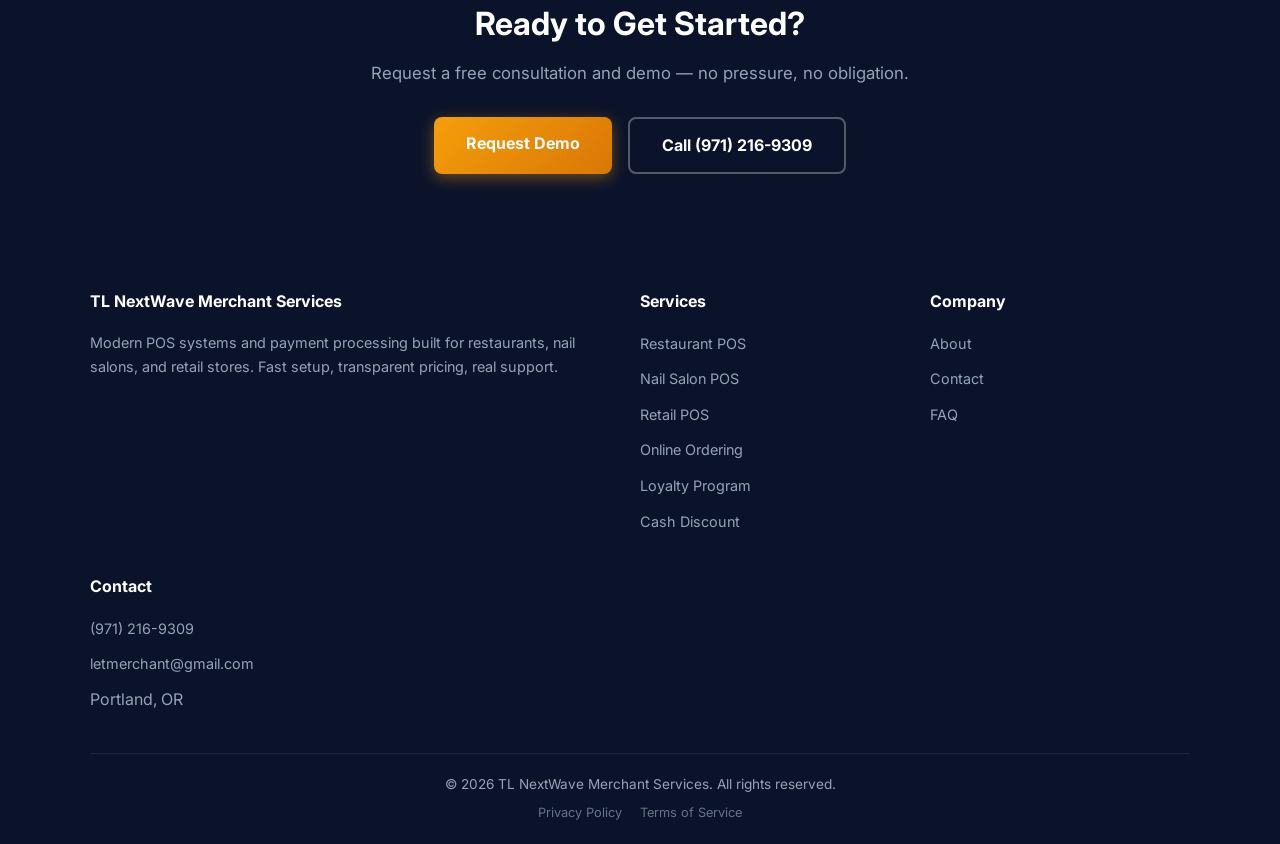
<file: loyalty.html>
<!DOCTYPE html>
<html lang="en">
<head>
    <meta charset="UTF-8">
    <meta name="viewport" content="width=device-width, initial-scale=1.0">
    <title>Loyalty Program | TL NextWave Merchant Services</title>
    <meta name="description" content="Custom digital loyalty and rewards programs built into your POS for restaurants, nail salons, and retail.">
    <link rel="canonical" href="https://www.tlnextwave.com/loyalty.html">
    <meta property="og:title" content="Loyalty Program | TL NextWave Merchant Services">
    <meta property="og:description" content="Custom digital loyalty and rewards programs built into your POS for restaurants, nail salons, and retail.">
    <meta property="og:type" content="website">
    <link rel="icon" href="icons/pos-terminal.svg" type="image/svg+xml">
    <link rel="preconnect" href="https://fonts.googleapis.com">
    <link href="https://fonts.googleapis.com/css2?family=Inter:wght@300;400;600;700&display=swap" rel="stylesheet">
    <link rel="stylesheet" href="css/style.css">
</head>
<body>

    <nav>
        <a href="index.html" class="nav-logo">
            <img src="images/logo.jpg" alt="TL NextWave Merchant Services logo" width="42" height="42">
            <div class="nav-logo-text">TL NEXTWAVE<span>MERCHANT SERVICES</span></div>
        </a>
        <ul class="nav-links" id="nav-links">
            <li><a href="index.html">Home</a></li>
            <li><a href="about.html">About</a></li>
            <li class="has-dropdown open">
    <a href="services.html" class="dropdown-toggle active">Services <span class="caret">&#9662;</span></a>
    <ul class="dropdown-menu">
        <li><a href="services.html">All Services</a></li>
<li><a href="restaurant-pos.html">Restaurant POS</a></li>
<li><a href="nail-salon-pos.html">Nail Salon POS</a></li>
<li><a href="retail-pos.html">Retail POS</a></li>
<li><a href="online-ordering.html">Online Ordering</a></li>
<li><a href="loyalty.html">Loyalty Program</a></li>
<li><a href="cash-discount.html">Cash Discount</a></li>
    </ul>
</li>
            <li><a href="contact.html">Contact</a></li>
            <li><a href="faq.html">FAQ</a></li>
            <li><a href="contact.html" class="nav-btn">Request Demo</a></li>
        </ul>
        <button class="nav-toggle" aria-label="Toggle menu" aria-expanded="false">
            <span></span><span></span><span></span>
        </button>
    </nav>

    <header class="page-header">
        <div class="eyebrow">Loyalty Program</div>
        <h1>Turn First-Time Customers Into Regulars</h1>
        <p>Custom digital loyalty and rewards programs built directly into your POS — no extra app required.</p>
        <div class="breadcrumb"><a href="index.html">Home</a> / <a href="services.html">Services</a> / Program</div>
    </header>

    <section class="section">
        <div class="section-inner two-col">
            <div class="reveal">
                <h2 style="color:var(--primary-color); font-size:1.8rem; margin-bottom:16px;">Everything You Need</h2>
                <ul class="check-list">
                    <li>Digital punch cards & point-based rewards</li>
<li>Automatic enrollment at checkout</li>
<li>Custom rewards for your business type</li>
<li>Birthday & special-occasion offers</li>
<li>Track program performance in your dashboard</li>
<li>Works for restaurants, salons, and retail</li>
                </ul>
            </div>
            <div class="reveal">
                <div class="card" style="border-top:4px solid var(--accent-color);">
                    <svg class="icon-svg" xmlns="http://www.w3.org/2000/svg" viewBox="0 0 24 24" fill="none" stroke="currentColor" stroke-width="1.8" stroke-linecap="round" stroke-linejoin="round"><path d="M12 2.5l2.9 6 6.6.9-4.8 4.6 1.2 6.5L12 17.6l-5.9 3 1.2-6.6L2.5 9.4l6.6-.9z"/></svg>

                    <h3>See It In Action</h3>
                    <p style="margin-bottom:14px;">Get a free consultation and demo tailored to your business.</p>
                    <div class="cta-buttons" style="justify-content:flex-start;">
                        <a href="contact.html" class="btn btn-primary">Request Demo</a>
                    </div>
                </div>
            </div>
        </div>
    </section>

    <section class="section alt">
        <div class="section-inner">
            <h2 class="section-title reveal">How It Works</h2>
            <div class="grid">
                <div class="card reveal">
    <svg class="icon-svg" xmlns="http://www.w3.org/2000/svg" viewBox="0 0 24 24" fill="none" stroke="currentColor" stroke-width="1.8" stroke-linecap="round" stroke-linejoin="round"><path d="M12 2.5l2.9 6 6.6.9-4.8 4.6 1.2 6.5L12 17.6l-5.9 3 1.2-6.6L2.5 9.4l6.6-.9z"/></svg>

    <h3>Earn At Checkout</h3>
    <p>Customers earn points or punches automatically every time they pay.</p>
    
</div>
    <div class="card reveal">
    <svg class="icon-svg" xmlns="http://www.w3.org/2000/svg" viewBox="0 0 24 24" fill="none" stroke="currentColor" stroke-width="1.8" stroke-linecap="round" stroke-linejoin="round"><circle cx="12" cy="12" r="10"/><path d="m8 12 3 3 5-6"/></svg>

    <h3>Redeem Rewards</h3>
    <p>Rewards apply directly at checkout — no separate app to manage.</p>
    
</div>
    <div class="card reveal">
    <svg class="icon-svg" xmlns="http://www.w3.org/2000/svg" viewBox="0 0 24 24" fill="none" stroke="currentColor" stroke-width="1.8" stroke-linecap="round" stroke-linejoin="round"><circle cx="8" cy="8" r="5"/><circle cx="16" cy="16" r="5"/><path d="M8 8L16 16"/></svg>

    <h3>Built-In Reporting</h3>
    <p>See which rewards drive the most repeat visits.</p>
    
</div>
    <div class="card reveal">
    <svg class="icon-svg" xmlns="http://www.w3.org/2000/svg" viewBox="0 0 24 24" fill="none" stroke="currentColor" stroke-width="1.8" stroke-linecap="round" stroke-linejoin="round"><path d="M22 16.9v3a2 2 0 0 1-2.2 2 19.8 19.8 0 0 1-8.6-3.1 19.5 19.5 0 0 1-6-6A19.8 19.8 0 0 1 2.1 4.2 2 2 0 0 1 4 2h3a2 2 0 0 1 2 1.7c.1 1 .3 2 .6 2.9a2 2 0 0 1-.5 2.1L7.9 10a16 16 0 0 0 6 6l1.3-1.3a2 2 0 0 1 2.1-.5c.9.3 1.9.5 2.9.6a2 2 0 0 1 1.7 2z"/></svg>

    <h3>Automated Offers</h3>
    <p>Send birthday and win-back offers automatically.</p>
    
</div>
            </div>
        </div>
    </section>

    <section class="contact-section">
        <div class="contact-box reveal">
            <h2>Ready to Get Started?</h2>
            <p>Request a free consultation and demo — no pressure, no obligation.</p>
            <div class="cta-buttons">
                <a href="contact.html" class="btn btn-primary">Request Demo</a>
                <a href="tel:19712169309" class="btn btn-secondary">Call (971) 216-9309</a>
            </div>
        </div>
    </section>


    <a href="tel:19712169309" class="floating-call" aria-label="Call TL NextWave now">
        <svg class="icon-svg" xmlns="http://www.w3.org/2000/svg" viewBox="0 0 24 24" fill="none" stroke="currentColor" stroke-width="1.8" stroke-linecap="round" stroke-linejoin="round"><path d="M22 16.9v3a2 2 0 0 1-2.2 2 19.8 19.8 0 0 1-8.6-3.1 19.5 19.5 0 0 1-6-6A19.8 19.8 0 0 1 2.1 4.2 2 2 0 0 1 4 2h3a2 2 0 0 1 2 1.7c.1 1 .3 2 .6 2.9a2 2 0 0 1-.5 2.1L7.9 10a16 16 0 0 0 6 6l1.3-1.3a2 2 0 0 1 2.1-.5c.9.3 1.9.5 2.9.6a2 2 0 0 1 1.7 2z"/></svg>

    </a>

    <footer>
        <div class="footer-grid">
            <div class="footer-col">
                <h4>TL NextWave Merchant Services</h4>
                <p>Modern POS systems and payment processing built for restaurants, nail salons, and retail stores. Fast setup, transparent pricing, real support.</p>
            </div>
            <div class="footer-col">
                <h4>Services</h4>
                <ul>
                    <li><a href="restaurant-pos.html">Restaurant POS</a></li>
                    <li><a href="nail-salon-pos.html">Nail Salon POS</a></li>
                    <li><a href="retail-pos.html">Retail POS</a></li>
                    <li><a href="online-ordering.html">Online Ordering</a></li>
                    <li><a href="loyalty.html">Loyalty Program</a></li>
                    <li><a href="cash-discount.html">Cash Discount</a></li>
                </ul>
            </div>
            <div class="footer-col">
                <h4>Company</h4>
                <ul>
                    <li><a href="about.html">About</a></li>
                    <li><a href="contact.html">Contact</a></li>
                    <li><a href="faq.html">FAQ</a></li>
                </ul>
            </div>
            <div class="footer-col">
                <h4>Contact</h4>
                <ul>
                    <li><a href="tel:19712169309">(971) 216-9309</a></li>
                    <li><a href="mailto:letmerchant@gmail.com">letmerchant@gmail.com</a></li>
                    <li>Portland, OR</li>
                </ul>
            </div>
        </div>
        <div class="footer-bottom">
            <p>&copy; 2026 TL NextWave Merchant Services. All rights reserved.</p>
            <div class="footer-legal">
                <a href="privacy.html">Privacy Policy</a>
                <a href="terms.html">Terms of Service</a>
            </div>
        </div>
    </footer>

    <script src="js/main.js"></script>
</body>
</html>
</file>
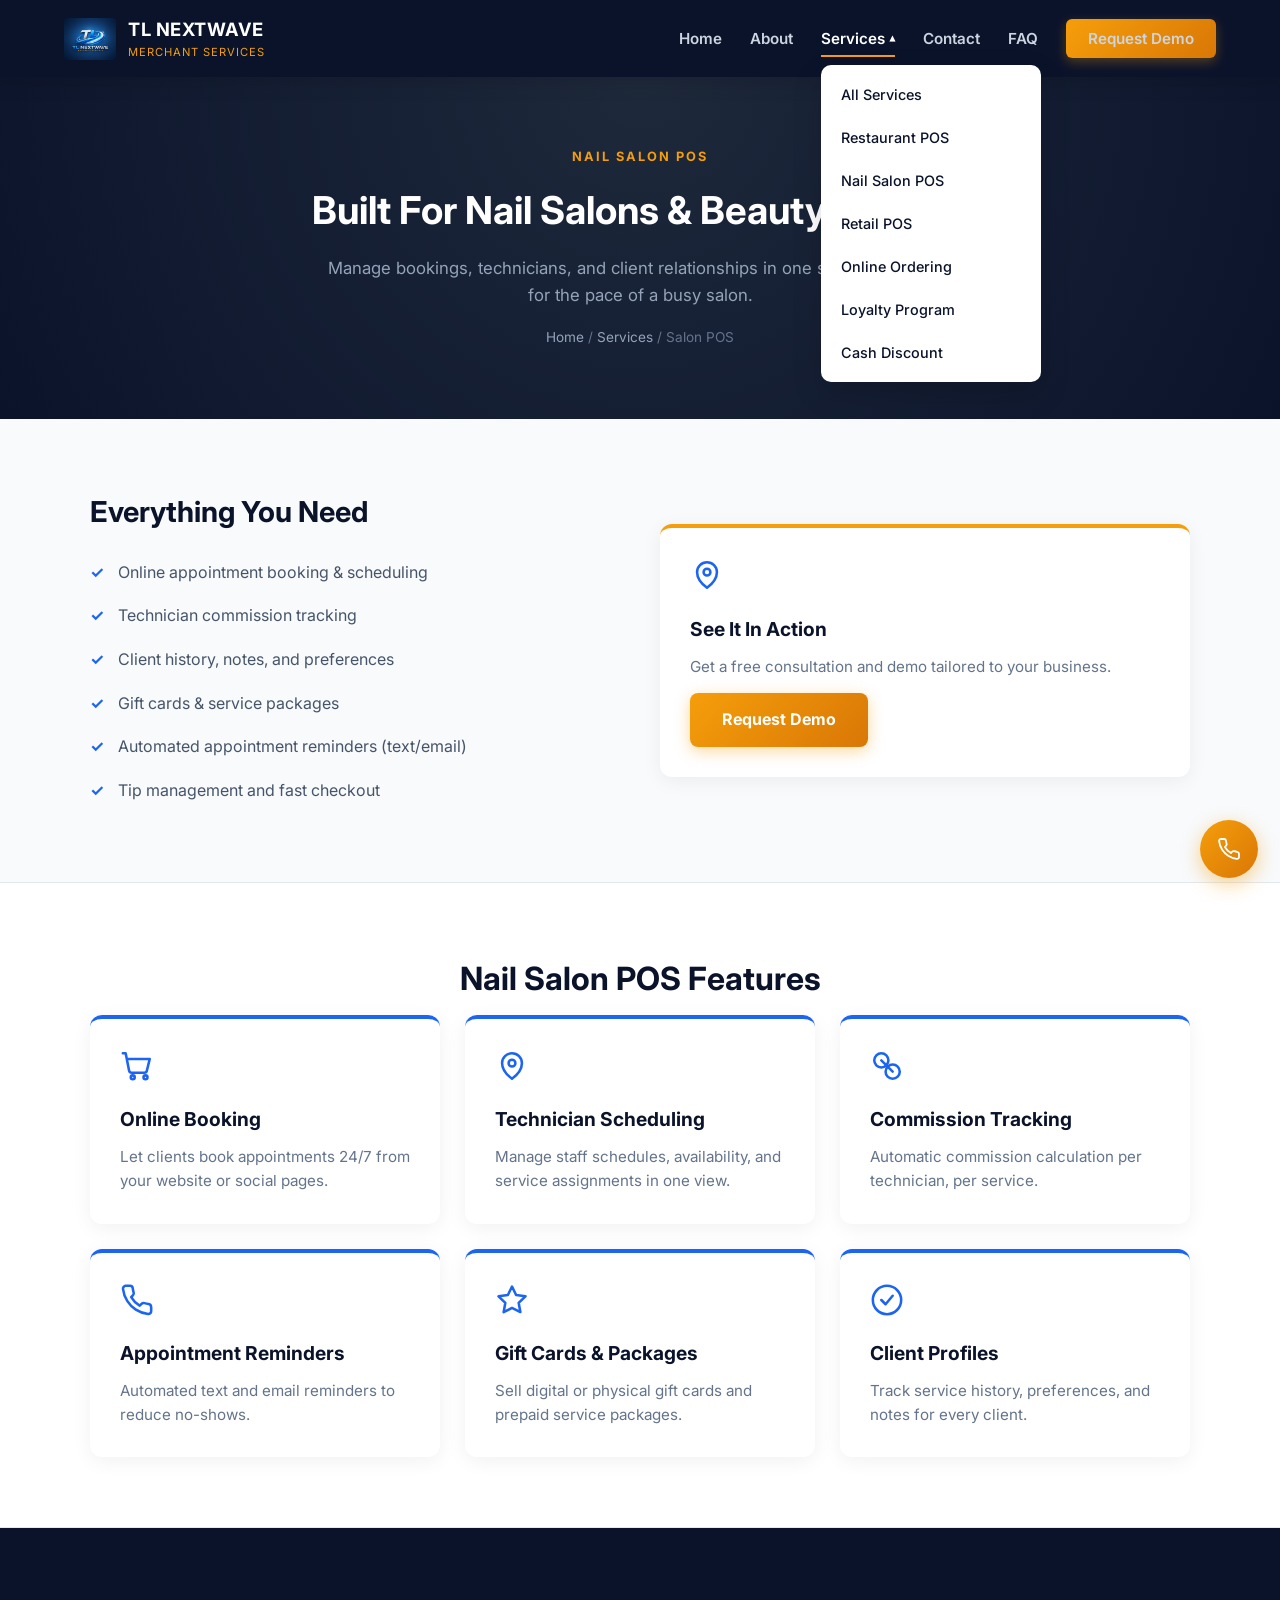
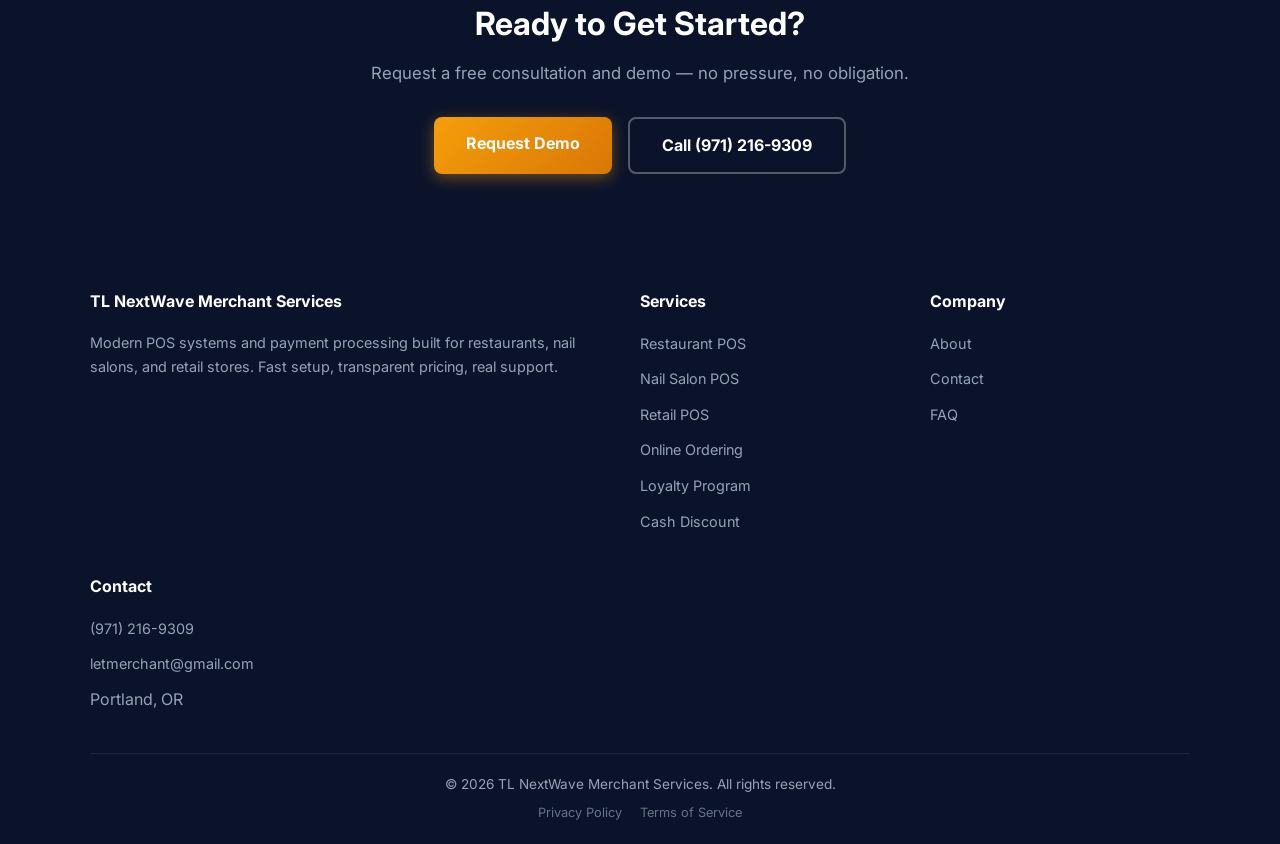
<file: nail-salon-pos.html>
<!DOCTYPE html>
<html lang="en">
<head>
    <meta charset="UTF-8">
    <meta name="viewport" content="width=device-width, initial-scale=1.0">
    <title>Nail Salon POS System | TL NextWave Merchant Services</title>
    <meta name="description" content="POS systems built for nail salons — appointment booking, technician commissions, client history, and reminders.">
    <link rel="canonical" href="https://www.tlnextwave.com/nail-salon-pos.html">
    <meta property="og:title" content="Nail Salon POS System | TL NextWave Merchant Services">
    <meta property="og:description" content="POS systems built for nail salons — appointment booking, technician commissions, client history, and reminders.">
    <meta property="og:type" content="website">
    <link rel="icon" href="icons/pos-terminal.svg" type="image/svg+xml">
    <link rel="preconnect" href="https://fonts.googleapis.com">
    <link href="https://fonts.googleapis.com/css2?family=Inter:wght@300;400;600;700&display=swap" rel="stylesheet">
    <link rel="stylesheet" href="css/style.css">
</head>
<body>

    <nav>
        <a href="index.html" class="nav-logo">
            <img src="images/logo.jpg" alt="TL NextWave Merchant Services logo" width="42" height="42">
            <div class="nav-logo-text">TL NEXTWAVE<span>MERCHANT SERVICES</span></div>
        </a>
        <ul class="nav-links" id="nav-links">
            <li><a href="index.html">Home</a></li>
            <li><a href="about.html">About</a></li>
            <li class="has-dropdown open">
    <a href="services.html" class="dropdown-toggle active">Services <span class="caret">&#9662;</span></a>
    <ul class="dropdown-menu">
        <li><a href="services.html">All Services</a></li>
<li><a href="restaurant-pos.html">Restaurant POS</a></li>
<li><a href="nail-salon-pos.html">Nail Salon POS</a></li>
<li><a href="retail-pos.html">Retail POS</a></li>
<li><a href="online-ordering.html">Online Ordering</a></li>
<li><a href="loyalty.html">Loyalty Program</a></li>
<li><a href="cash-discount.html">Cash Discount</a></li>
    </ul>
</li>
            <li><a href="contact.html">Contact</a></li>
            <li><a href="faq.html">FAQ</a></li>
            <li><a href="contact.html" class="nav-btn">Request Demo</a></li>
        </ul>
        <button class="nav-toggle" aria-label="Toggle menu" aria-expanded="false">
            <span></span><span></span><span></span>
        </button>
    </nav>

    <header class="page-header">
        <div class="eyebrow">Nail Salon POS</div>
        <h1>Built For Nail Salons & Beauty Studios</h1>
        <p>Manage bookings, technicians, and client relationships in one system designed for the pace of a busy salon.</p>
        <div class="breadcrumb"><a href="index.html">Home</a> / <a href="services.html">Services</a> / Salon POS</div>
    </header>

    <section class="section">
        <div class="section-inner two-col">
            <div class="reveal">
                <h2 style="color:var(--primary-color); font-size:1.8rem; margin-bottom:16px;">Everything You Need</h2>
                <ul class="check-list">
                    <li>Online appointment booking & scheduling</li>
<li>Technician commission tracking</li>
<li>Client history, notes, and preferences</li>
<li>Gift cards & service packages</li>
<li>Automated appointment reminders (text/email)</li>
<li>Tip management and fast checkout</li>
                </ul>
            </div>
            <div class="reveal">
                <div class="card" style="border-top:4px solid var(--accent-color);">
                    <svg class="icon-svg" xmlns="http://www.w3.org/2000/svg" viewBox="0 0 24 24" fill="none" stroke="currentColor" stroke-width="1.8" stroke-linecap="round" stroke-linejoin="round"><path d="M12 21c4-3 7-7 7-11a7 7 0 0 0-14 0c0 4 3 8 7 11z"/><circle cx="12" cy="10" r="2.4"/></svg>

                    <h3>See It In Action</h3>
                    <p style="margin-bottom:14px;">Get a free consultation and demo tailored to your business.</p>
                    <div class="cta-buttons" style="justify-content:flex-start;">
                        <a href="contact.html" class="btn btn-primary">Request Demo</a>
                    </div>
                </div>
            </div>
        </div>
    </section>

    <section class="section alt">
        <div class="section-inner">
            <h2 class="section-title reveal">Nail Salon POS Features</h2>
            <div class="grid">
                <div class="card reveal">
    <svg class="icon-svg" xmlns="http://www.w3.org/2000/svg" viewBox="0 0 24 24" fill="none" stroke="currentColor" stroke-width="1.8" stroke-linecap="round" stroke-linejoin="round"><circle cx="9" cy="20" r="1.4"/><circle cx="18" cy="20" r="1.4"/><path d="M2 3h2l2.4 12.2a2 2 0 0 0 2 1.6h8.6a2 2 0 0 0 2-1.6L21 7H6"/></svg>

    <h3>Online Booking</h3>
    <p>Let clients book appointments 24/7 from your website or social pages.</p>
    
</div>
    <div class="card reveal">
    <svg class="icon-svg" xmlns="http://www.w3.org/2000/svg" viewBox="0 0 24 24" fill="none" stroke="currentColor" stroke-width="1.8" stroke-linecap="round" stroke-linejoin="round"><path d="M12 21c4-3 7-7 7-11a7 7 0 0 0-14 0c0 4 3 8 7 11z"/><circle cx="12" cy="10" r="2.4"/></svg>

    <h3>Technician Scheduling</h3>
    <p>Manage staff schedules, availability, and service assignments in one view.</p>
    
</div>
    <div class="card reveal">
    <svg class="icon-svg" xmlns="http://www.w3.org/2000/svg" viewBox="0 0 24 24" fill="none" stroke="currentColor" stroke-width="1.8" stroke-linecap="round" stroke-linejoin="round"><circle cx="8" cy="8" r="5"/><circle cx="16" cy="16" r="5"/><path d="M8 8L16 16"/></svg>

    <h3>Commission Tracking</h3>
    <p>Automatic commission calculation per technician, per service.</p>
    
</div>
    <div class="card reveal">
    <svg class="icon-svg" xmlns="http://www.w3.org/2000/svg" viewBox="0 0 24 24" fill="none" stroke="currentColor" stroke-width="1.8" stroke-linecap="round" stroke-linejoin="round"><path d="M22 16.9v3a2 2 0 0 1-2.2 2 19.8 19.8 0 0 1-8.6-3.1 19.5 19.5 0 0 1-6-6A19.8 19.8 0 0 1 2.1 4.2 2 2 0 0 1 4 2h3a2 2 0 0 1 2 1.7c.1 1 .3 2 .6 2.9a2 2 0 0 1-.5 2.1L7.9 10a16 16 0 0 0 6 6l1.3-1.3a2 2 0 0 1 2.1-.5c.9.3 1.9.5 2.9.6a2 2 0 0 1 1.7 2z"/></svg>

    <h3>Appointment Reminders</h3>
    <p>Automated text and email reminders to reduce no-shows.</p>
    
</div>
    <div class="card reveal">
    <svg class="icon-svg" xmlns="http://www.w3.org/2000/svg" viewBox="0 0 24 24" fill="none" stroke="currentColor" stroke-width="1.8" stroke-linecap="round" stroke-linejoin="round"><path d="M12 2.5l2.9 6 6.6.9-4.8 4.6 1.2 6.5L12 17.6l-5.9 3 1.2-6.6L2.5 9.4l6.6-.9z"/></svg>

    <h3>Gift Cards & Packages</h3>
    <p>Sell digital or physical gift cards and prepaid service packages.</p>
    
</div>
    <div class="card reveal">
    <svg class="icon-svg" xmlns="http://www.w3.org/2000/svg" viewBox="0 0 24 24" fill="none" stroke="currentColor" stroke-width="1.8" stroke-linecap="round" stroke-linejoin="round"><circle cx="12" cy="12" r="10"/><path d="m8 12 3 3 5-6"/></svg>

    <h3>Client Profiles</h3>
    <p>Track service history, preferences, and notes for every client.</p>
    
</div>
            </div>
        </div>
    </section>

    <section class="contact-section">
        <div class="contact-box reveal">
            <h2>Ready to Get Started?</h2>
            <p>Request a free consultation and demo — no pressure, no obligation.</p>
            <div class="cta-buttons">
                <a href="contact.html" class="btn btn-primary">Request Demo</a>
                <a href="tel:19712169309" class="btn btn-secondary">Call (971) 216-9309</a>
            </div>
        </div>
    </section>


    <a href="tel:19712169309" class="floating-call" aria-label="Call TL NextWave now">
        <svg class="icon-svg" xmlns="http://www.w3.org/2000/svg" viewBox="0 0 24 24" fill="none" stroke="currentColor" stroke-width="1.8" stroke-linecap="round" stroke-linejoin="round"><path d="M22 16.9v3a2 2 0 0 1-2.2 2 19.8 19.8 0 0 1-8.6-3.1 19.5 19.5 0 0 1-6-6A19.8 19.8 0 0 1 2.1 4.2 2 2 0 0 1 4 2h3a2 2 0 0 1 2 1.7c.1 1 .3 2 .6 2.9a2 2 0 0 1-.5 2.1L7.9 10a16 16 0 0 0 6 6l1.3-1.3a2 2 0 0 1 2.1-.5c.9.3 1.9.5 2.9.6a2 2 0 0 1 1.7 2z"/></svg>

    </a>

    <footer>
        <div class="footer-grid">
            <div class="footer-col">
                <h4>TL NextWave Merchant Services</h4>
                <p>Modern POS systems and payment processing built for restaurants, nail salons, and retail stores. Fast setup, transparent pricing, real support.</p>
            </div>
            <div class="footer-col">
                <h4>Services</h4>
                <ul>
                    <li><a href="restaurant-pos.html">Restaurant POS</a></li>
                    <li><a href="nail-salon-pos.html">Nail Salon POS</a></li>
                    <li><a href="retail-pos.html">Retail POS</a></li>
                    <li><a href="online-ordering.html">Online Ordering</a></li>
                    <li><a href="loyalty.html">Loyalty Program</a></li>
                    <li><a href="cash-discount.html">Cash Discount</a></li>
                </ul>
            </div>
            <div class="footer-col">
                <h4>Company</h4>
                <ul>
                    <li><a href="about.html">About</a></li>
                    <li><a href="contact.html">Contact</a></li>
                    <li><a href="faq.html">FAQ</a></li>
                </ul>
            </div>
            <div class="footer-col">
                <h4>Contact</h4>
                <ul>
                    <li><a href="tel:19712169309">(971) 216-9309</a></li>
                    <li><a href="mailto:letmerchant@gmail.com">letmerchant@gmail.com</a></li>
                    <li>Portland, OR</li>
                </ul>
            </div>
        </div>
        <div class="footer-bottom">
            <p>&copy; 2026 TL NextWave Merchant Services. All rights reserved.</p>
            <div class="footer-legal">
                <a href="privacy.html">Privacy Policy</a>
                <a href="terms.html">Terms of Service</a>
            </div>
        </div>
    </footer>

    <script src="js/main.js"></script>
</body>
</html>
</file>
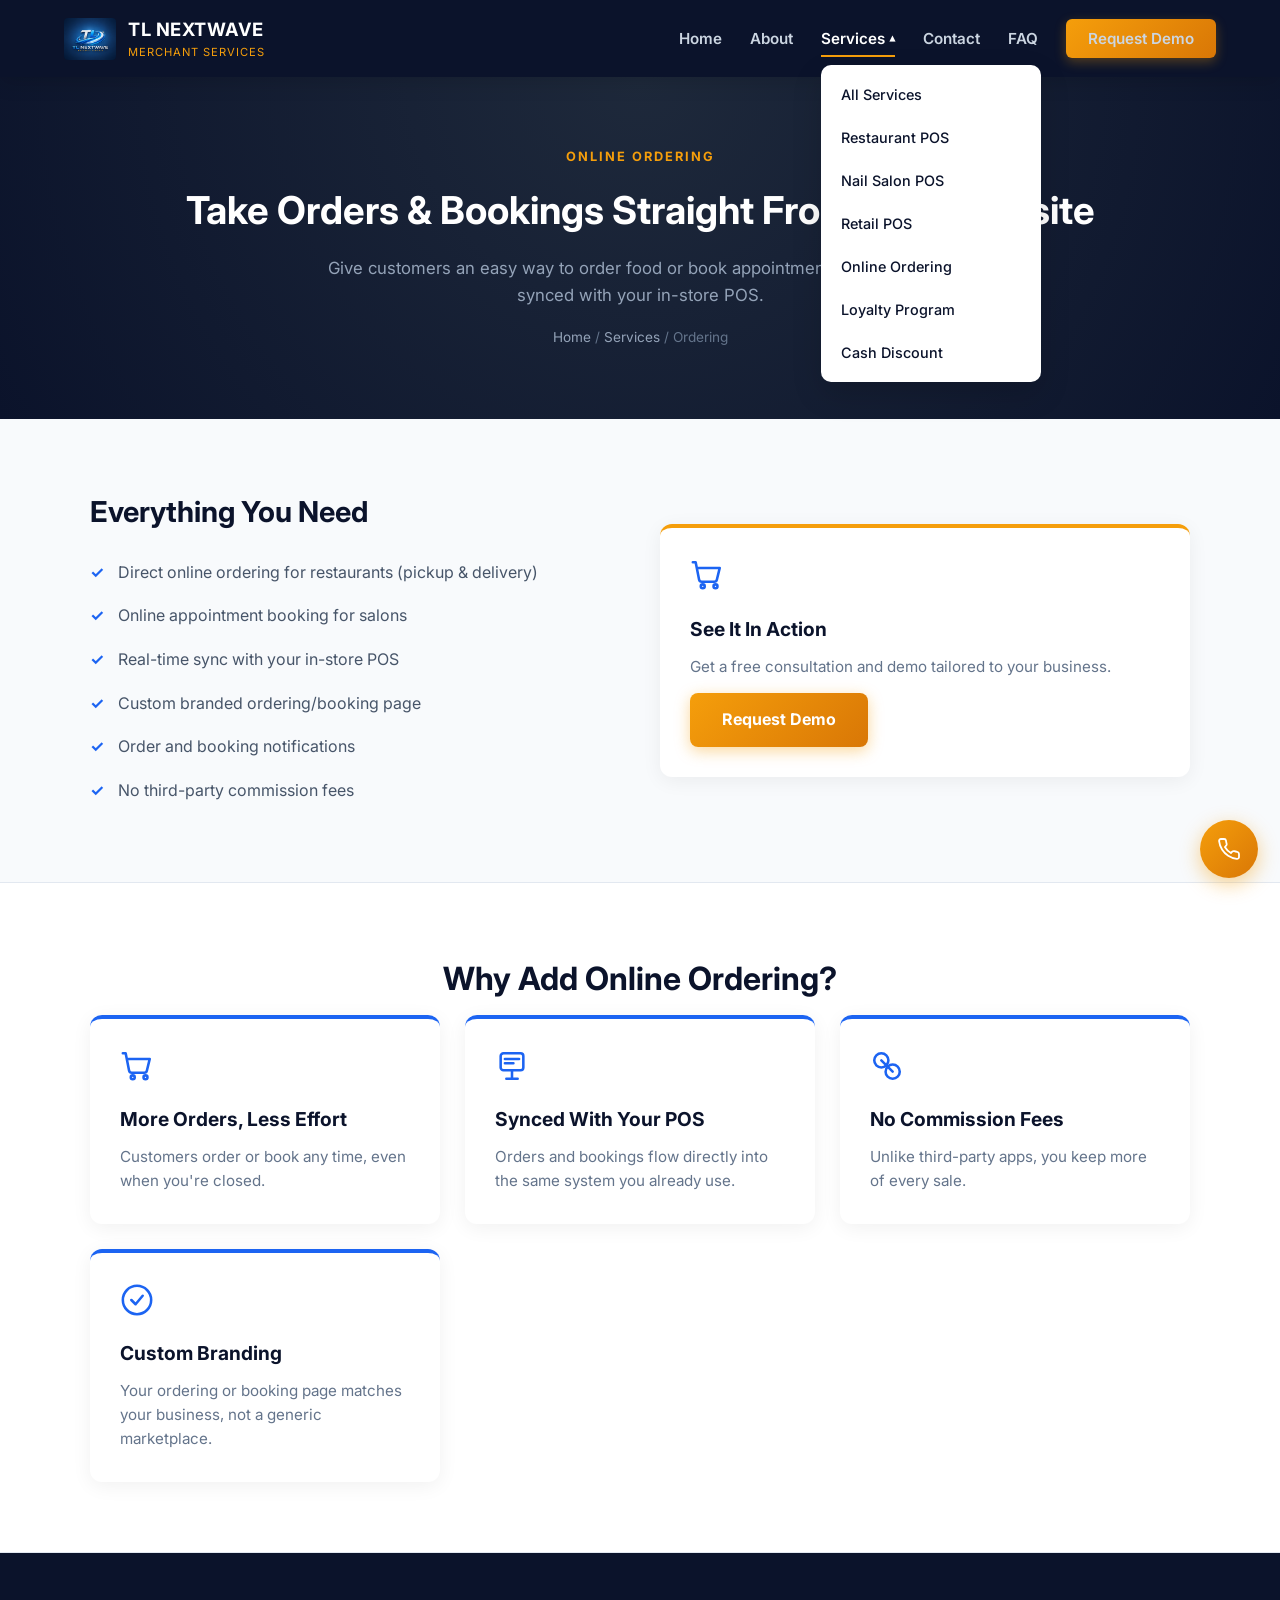
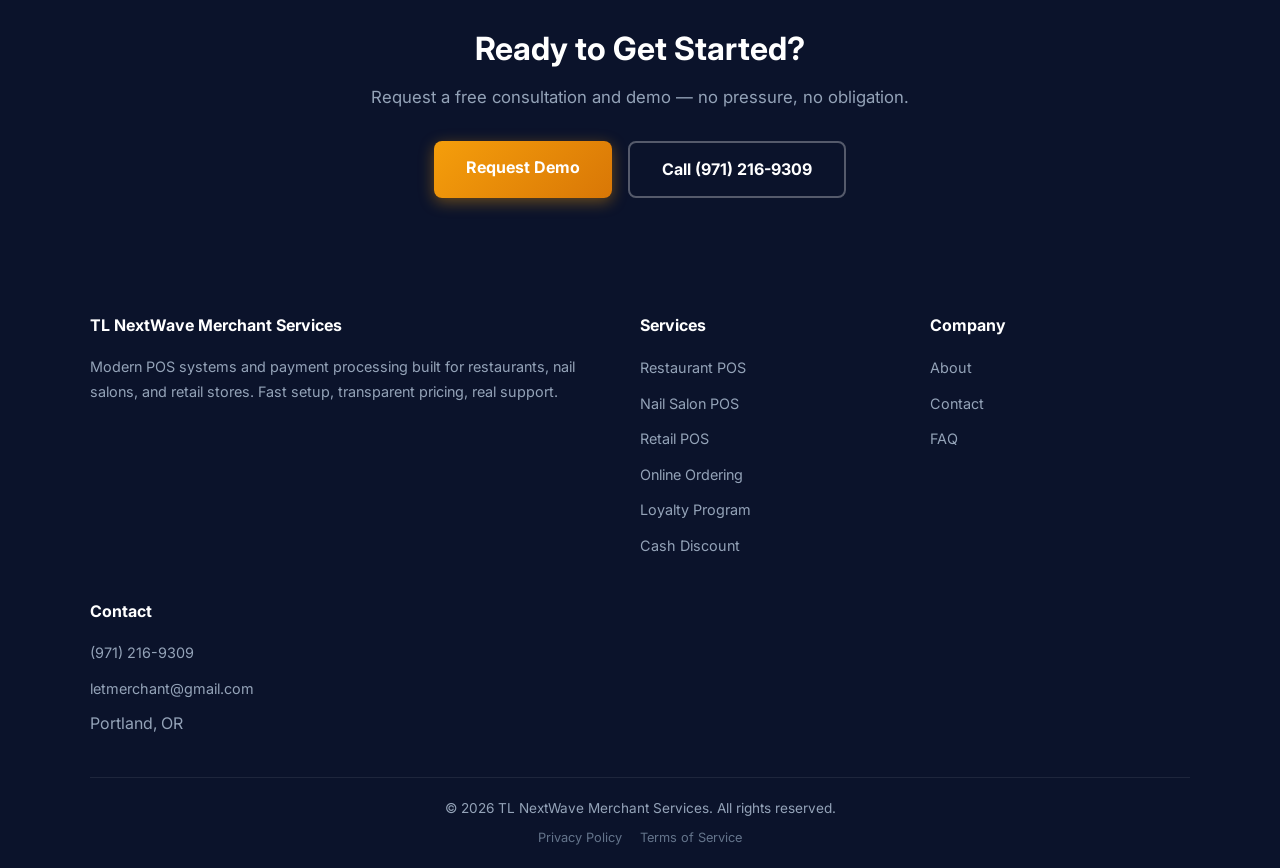
<file: online-ordering.html>
<!DOCTYPE html>
<html lang="en">
<head>
    <meta charset="UTF-8">
    <meta name="viewport" content="width=device-width, initial-scale=1.0">
    <title>Online Ordering & Booking | TL NextWave Merchant Services</title>
    <meta name="description" content="Online ordering for restaurants and online booking for nail salons, fully synced with your POS.">
    <link rel="canonical" href="https://www.tlnextwave.com/online-ordering.html">
    <meta property="og:title" content="Online Ordering & Booking | TL NextWave Merchant Services">
    <meta property="og:description" content="Online ordering for restaurants and online booking for nail salons, fully synced with your POS.">
    <meta property="og:type" content="website">
    <link rel="icon" href="icons/pos-terminal.svg" type="image/svg+xml">
    <link rel="preconnect" href="https://fonts.googleapis.com">
    <link href="https://fonts.googleapis.com/css2?family=Inter:wght@300;400;600;700&display=swap" rel="stylesheet">
    <link rel="stylesheet" href="css/style.css">
</head>
<body>

    <nav>
        <a href="index.html" class="nav-logo">
            <img src="images/logo.jpg" alt="TL NextWave Merchant Services logo" width="42" height="42">
            <div class="nav-logo-text">TL NEXTWAVE<span>MERCHANT SERVICES</span></div>
        </a>
        <ul class="nav-links" id="nav-links">
            <li><a href="index.html">Home</a></li>
            <li><a href="about.html">About</a></li>
            <li class="has-dropdown open">
    <a href="services.html" class="dropdown-toggle active">Services <span class="caret">&#9662;</span></a>
    <ul class="dropdown-menu">
        <li><a href="services.html">All Services</a></li>
<li><a href="restaurant-pos.html">Restaurant POS</a></li>
<li><a href="nail-salon-pos.html">Nail Salon POS</a></li>
<li><a href="retail-pos.html">Retail POS</a></li>
<li><a href="online-ordering.html">Online Ordering</a></li>
<li><a href="loyalty.html">Loyalty Program</a></li>
<li><a href="cash-discount.html">Cash Discount</a></li>
    </ul>
</li>
            <li><a href="contact.html">Contact</a></li>
            <li><a href="faq.html">FAQ</a></li>
            <li><a href="contact.html" class="nav-btn">Request Demo</a></li>
        </ul>
        <button class="nav-toggle" aria-label="Toggle menu" aria-expanded="false">
            <span></span><span></span><span></span>
        </button>
    </nav>

    <header class="page-header">
        <div class="eyebrow">Online Ordering</div>
        <h1>Take Orders & Bookings Straight From Your Website</h1>
        <p>Give customers an easy way to order food or book appointments online — fully synced with your in-store POS.</p>
        <div class="breadcrumb"><a href="index.html">Home</a> / <a href="services.html">Services</a> / Ordering</div>
    </header>

    <section class="section">
        <div class="section-inner two-col">
            <div class="reveal">
                <h2 style="color:var(--primary-color); font-size:1.8rem; margin-bottom:16px;">Everything You Need</h2>
                <ul class="check-list">
                    <li>Direct online ordering for restaurants (pickup & delivery)</li>
<li>Online appointment booking for salons</li>
<li>Real-time sync with your in-store POS</li>
<li>Custom branded ordering/booking page</li>
<li>Order and booking notifications</li>
<li>No third-party commission fees</li>
                </ul>
            </div>
            <div class="reveal">
                <div class="card" style="border-top:4px solid var(--accent-color);">
                    <svg class="icon-svg" xmlns="http://www.w3.org/2000/svg" viewBox="0 0 24 24" fill="none" stroke="currentColor" stroke-width="1.8" stroke-linecap="round" stroke-linejoin="round"><circle cx="9" cy="20" r="1.4"/><circle cx="18" cy="20" r="1.4"/><path d="M2 3h2l2.4 12.2a2 2 0 0 0 2 1.6h8.6a2 2 0 0 0 2-1.6L21 7H6"/></svg>

                    <h3>See It In Action</h3>
                    <p style="margin-bottom:14px;">Get a free consultation and demo tailored to your business.</p>
                    <div class="cta-buttons" style="justify-content:flex-start;">
                        <a href="contact.html" class="btn btn-primary">Request Demo</a>
                    </div>
                </div>
            </div>
        </div>
    </section>

    <section class="section alt">
        <div class="section-inner">
            <h2 class="section-title reveal">Why Add Online Ordering?</h2>
            <div class="grid">
                <div class="card reveal">
    <svg class="icon-svg" xmlns="http://www.w3.org/2000/svg" viewBox="0 0 24 24" fill="none" stroke="currentColor" stroke-width="1.8" stroke-linecap="round" stroke-linejoin="round"><circle cx="9" cy="20" r="1.4"/><circle cx="18" cy="20" r="1.4"/><path d="M2 3h2l2.4 12.2a2 2 0 0 0 2 1.6h8.6a2 2 0 0 0 2-1.6L21 7H6"/></svg>

    <h3>More Orders, Less Effort</h3>
    <p>Customers order or book any time, even when you're closed.</p>
    
</div>
    <div class="card reveal">
    <svg class="icon-svg" xmlns="http://www.w3.org/2000/svg" viewBox="0 0 24 24" fill="none" stroke="currentColor" stroke-width="1.8" stroke-linecap="round" stroke-linejoin="round"><rect x="4" y="3" width="16" height="12" rx="2"/><path d="M8 21h8M12 15v6"/><path d="M7 7h10M7 10h6"/></svg>

    <h3>Synced With Your POS</h3>
    <p>Orders and bookings flow directly into the same system you already use.</p>
    
</div>
    <div class="card reveal">
    <svg class="icon-svg" xmlns="http://www.w3.org/2000/svg" viewBox="0 0 24 24" fill="none" stroke="currentColor" stroke-width="1.8" stroke-linecap="round" stroke-linejoin="round"><circle cx="8" cy="8" r="5"/><circle cx="16" cy="16" r="5"/><path d="M8 8L16 16"/></svg>

    <h3>No Commission Fees</h3>
    <p>Unlike third-party apps, you keep more of every sale.</p>
    
</div>
    <div class="card reveal">
    <svg class="icon-svg" xmlns="http://www.w3.org/2000/svg" viewBox="0 0 24 24" fill="none" stroke="currentColor" stroke-width="1.8" stroke-linecap="round" stroke-linejoin="round"><circle cx="12" cy="12" r="10"/><path d="m8 12 3 3 5-6"/></svg>

    <h3>Custom Branding</h3>
    <p>Your ordering or booking page matches your business, not a generic marketplace.</p>
    
</div>
            </div>
        </div>
    </section>

    <section class="contact-section">
        <div class="contact-box reveal">
            <h2>Ready to Get Started?</h2>
            <p>Request a free consultation and demo — no pressure, no obligation.</p>
            <div class="cta-buttons">
                <a href="contact.html" class="btn btn-primary">Request Demo</a>
                <a href="tel:19712169309" class="btn btn-secondary">Call (971) 216-9309</a>
            </div>
        </div>
    </section>


    <a href="tel:19712169309" class="floating-call" aria-label="Call TL NextWave now">
        <svg class="icon-svg" xmlns="http://www.w3.org/2000/svg" viewBox="0 0 24 24" fill="none" stroke="currentColor" stroke-width="1.8" stroke-linecap="round" stroke-linejoin="round"><path d="M22 16.9v3a2 2 0 0 1-2.2 2 19.8 19.8 0 0 1-8.6-3.1 19.5 19.5 0 0 1-6-6A19.8 19.8 0 0 1 2.1 4.2 2 2 0 0 1 4 2h3a2 2 0 0 1 2 1.7c.1 1 .3 2 .6 2.9a2 2 0 0 1-.5 2.1L7.9 10a16 16 0 0 0 6 6l1.3-1.3a2 2 0 0 1 2.1-.5c.9.3 1.9.5 2.9.6a2 2 0 0 1 1.7 2z"/></svg>

    </a>

    <footer>
        <div class="footer-grid">
            <div class="footer-col">
                <h4>TL NextWave Merchant Services</h4>
                <p>Modern POS systems and payment processing built for restaurants, nail salons, and retail stores. Fast setup, transparent pricing, real support.</p>
            </div>
            <div class="footer-col">
                <h4>Services</h4>
                <ul>
                    <li><a href="restaurant-pos.html">Restaurant POS</a></li>
                    <li><a href="nail-salon-pos.html">Nail Salon POS</a></li>
                    <li><a href="retail-pos.html">Retail POS</a></li>
                    <li><a href="online-ordering.html">Online Ordering</a></li>
                    <li><a href="loyalty.html">Loyalty Program</a></li>
                    <li><a href="cash-discount.html">Cash Discount</a></li>
                </ul>
            </div>
            <div class="footer-col">
                <h4>Company</h4>
                <ul>
                    <li><a href="about.html">About</a></li>
                    <li><a href="contact.html">Contact</a></li>
                    <li><a href="faq.html">FAQ</a></li>
                </ul>
            </div>
            <div class="footer-col">
                <h4>Contact</h4>
                <ul>
                    <li><a href="tel:19712169309">(971) 216-9309</a></li>
                    <li><a href="mailto:letmerchant@gmail.com">letmerchant@gmail.com</a></li>
                    <li>Portland, OR</li>
                </ul>
            </div>
        </div>
        <div class="footer-bottom">
            <p>&copy; 2026 TL NextWave Merchant Services. All rights reserved.</p>
            <div class="footer-legal">
                <a href="privacy.html">Privacy Policy</a>
                <a href="terms.html">Terms of Service</a>
            </div>
        </div>
    </footer>

    <script src="js/main.js"></script>
</body>
</html>
</file>
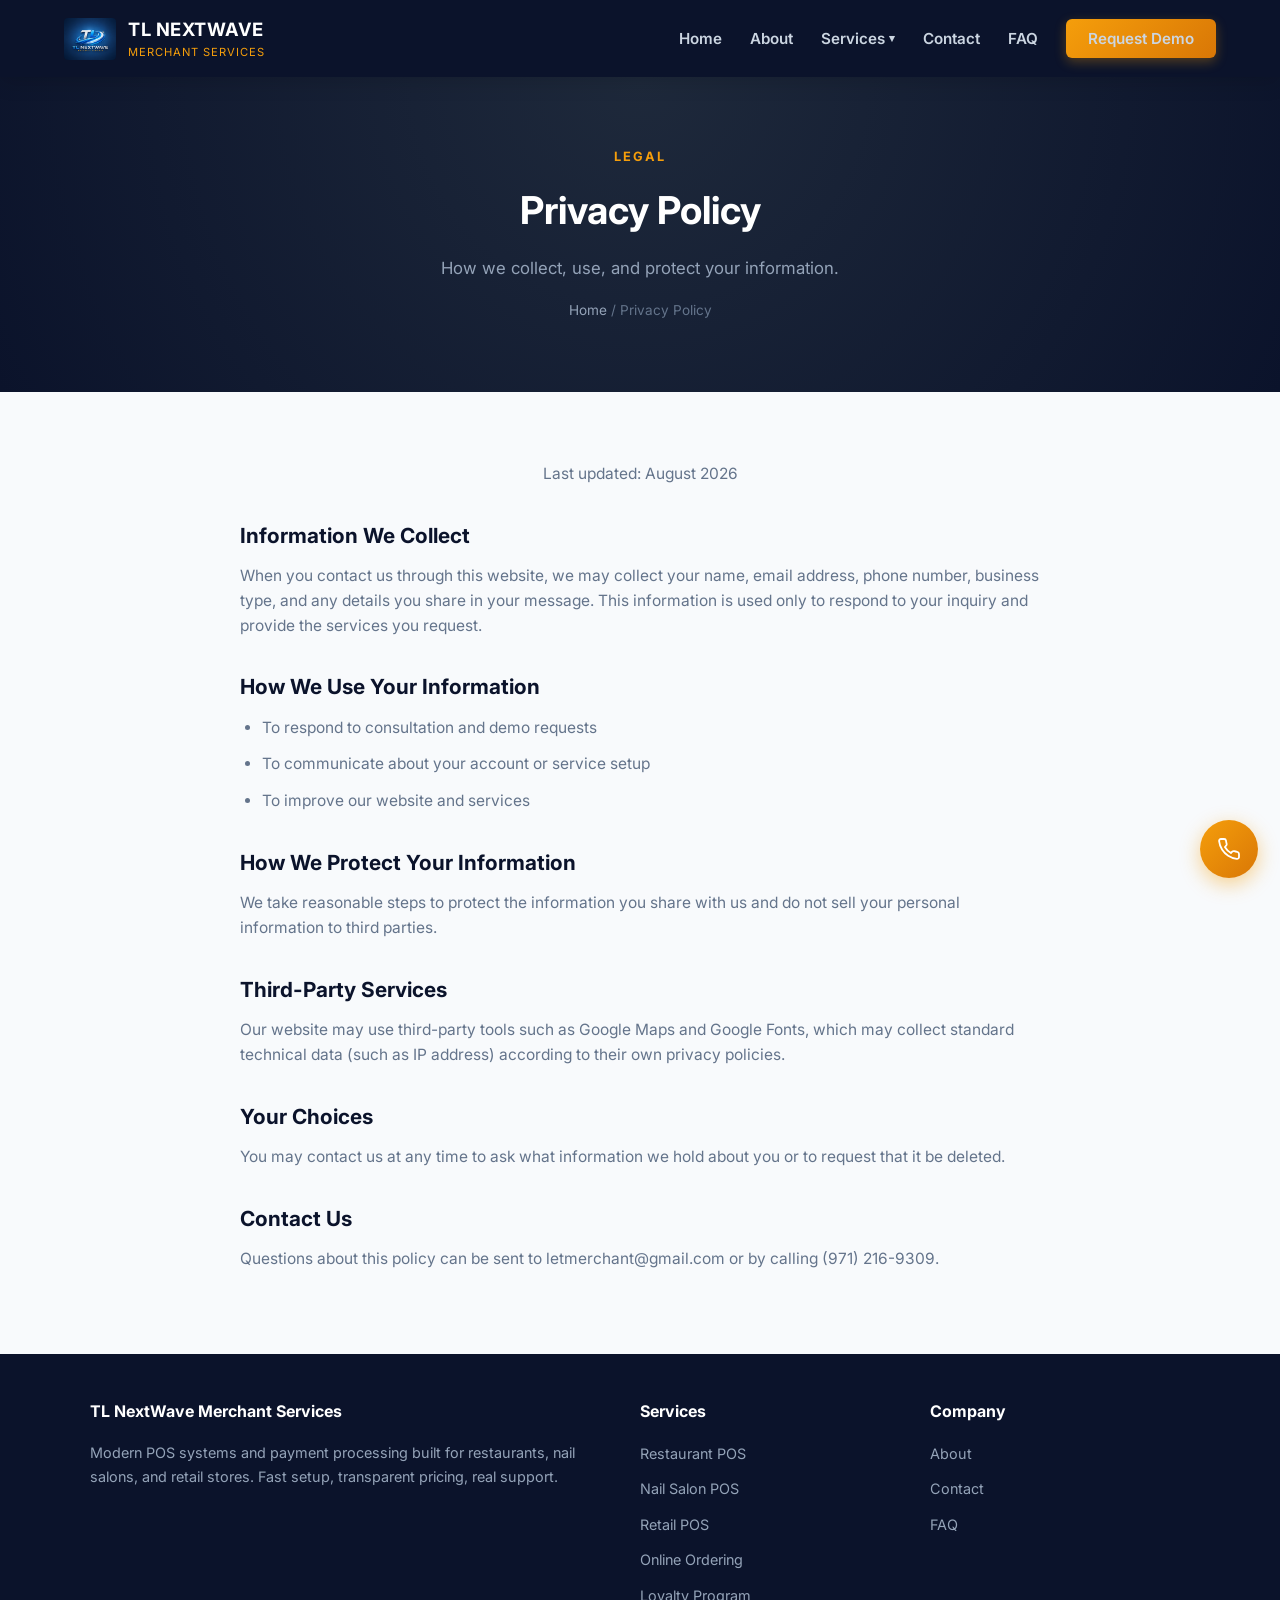
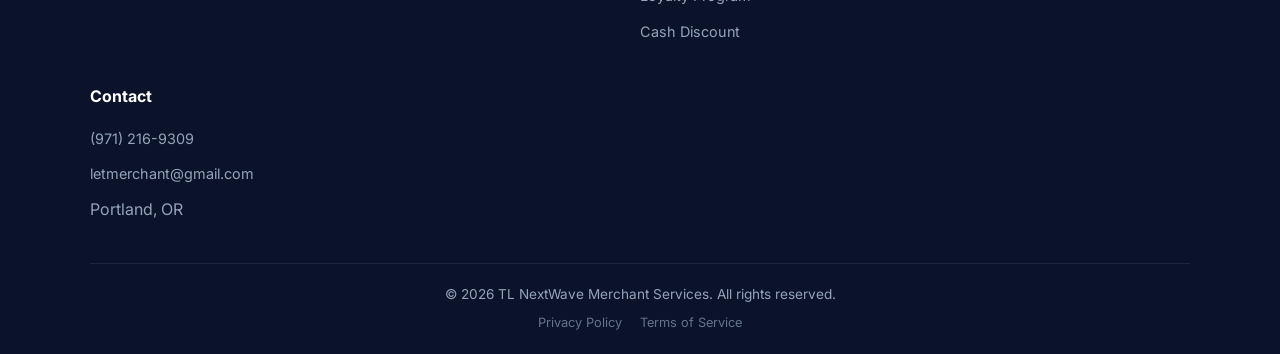
<file: privacy.html>
<!DOCTYPE html>
<html lang="en">
<head>
    <meta charset="UTF-8">
    <meta name="viewport" content="width=device-width, initial-scale=1.0">
    <title>Privacy Policy | TL NextWave Merchant Services</title>
    <meta name="description" content="How TL NextWave Merchant Services collects, uses, and protects your information.">
    <link rel="canonical" href="https://www.tlnextwave.com/privacy.html">
    <meta property="og:title" content="Privacy Policy | TL NextWave Merchant Services">
    <meta property="og:description" content="How TL NextWave Merchant Services collects, uses, and protects your information.">
    <meta property="og:type" content="website">
    <link rel="icon" href="icons/pos-terminal.svg" type="image/svg+xml">
    <link rel="preconnect" href="https://fonts.googleapis.com">
    <link href="https://fonts.googleapis.com/css2?family=Inter:wght@300;400;600;700&display=swap" rel="stylesheet">
    <link rel="stylesheet" href="css/style.css">
</head>
<body>

    <nav>
        <a href="index.html" class="nav-logo">
            <img src="images/logo.jpg" alt="TL NextWave Merchant Services logo" width="42" height="42">
            <div class="nav-logo-text">TL NEXTWAVE<span>MERCHANT SERVICES</span></div>
        </a>
        <ul class="nav-links" id="nav-links">
            <li><a href="index.html">Home</a></li>
            <li><a href="about.html">About</a></li>
            <li class="has-dropdown">
    <a href="services.html" class="dropdown-toggle">Services <span class="caret">&#9662;</span></a>
    <ul class="dropdown-menu">
        <li><a href="services.html">All Services</a></li>
<li><a href="restaurant-pos.html">Restaurant POS</a></li>
<li><a href="nail-salon-pos.html">Nail Salon POS</a></li>
<li><a href="retail-pos.html">Retail POS</a></li>
<li><a href="online-ordering.html">Online Ordering</a></li>
<li><a href="loyalty.html">Loyalty Program</a></li>
<li><a href="cash-discount.html">Cash Discount</a></li>
    </ul>
</li>
            <li><a href="contact.html">Contact</a></li>
            <li><a href="faq.html">FAQ</a></li>
            <li><a href="contact.html" class="nav-btn">Request Demo</a></li>
        </ul>
        <button class="nav-toggle" aria-label="Toggle menu" aria-expanded="false">
            <span></span><span></span><span></span>
        </button>
    </nav>

    <header class="page-header">
        <div class="eyebrow">Legal</div>
        <h1>Privacy Policy</h1>
        <p>How we collect, use, and protect your information.</p>
        <div class="breadcrumb"><a href="index.html">Home</a> / Privacy Policy</div>
    </header>

    <section class="section">
        <div class="legal-content reveal">
            <p class="legal-updated">Last updated: August 2026</p>

            <h2>Information We Collect</h2>
            <p>When you contact us through this website, we may collect your name, email address, phone number, business type, and any details you share in your message. This information is used only to respond to your inquiry and provide the services you request.</p>

            <h2>How We Use Your Information</h2>
            <ul>
                <li>To respond to consultation and demo requests</li>
                <li>To communicate about your account or service setup</li>
                <li>To improve our website and services</li>
            </ul>

            <h2>How We Protect Your Information</h2>
            <p>We take reasonable steps to protect the information you share with us and do not sell your personal information to third parties.</p>

            <h2>Third-Party Services</h2>
            <p>Our website may use third-party tools such as Google Maps and Google Fonts, which may collect standard technical data (such as IP address) according to their own privacy policies.</p>

            <h2>Your Choices</h2>
            <p>You may contact us at any time to ask what information we hold about you or to request that it be deleted.</p>

            <h2>Contact Us</h2>
            <p>Questions about this policy can be sent to letmerchant@gmail.com or by calling (971) 216-9309.</p>
        </div>
    </section>


    <a href="tel:19712169309" class="floating-call" aria-label="Call TL NextWave now">
        <svg class="icon-svg" xmlns="http://www.w3.org/2000/svg" viewBox="0 0 24 24" fill="none" stroke="currentColor" stroke-width="1.8" stroke-linecap="round" stroke-linejoin="round"><path d="M22 16.9v3a2 2 0 0 1-2.2 2 19.8 19.8 0 0 1-8.6-3.1 19.5 19.5 0 0 1-6-6A19.8 19.8 0 0 1 2.1 4.2 2 2 0 0 1 4 2h3a2 2 0 0 1 2 1.7c.1 1 .3 2 .6 2.9a2 2 0 0 1-.5 2.1L7.9 10a16 16 0 0 0 6 6l1.3-1.3a2 2 0 0 1 2.1-.5c.9.3 1.9.5 2.9.6a2 2 0 0 1 1.7 2z"/></svg>

    </a>

    <footer>
        <div class="footer-grid">
            <div class="footer-col">
                <h4>TL NextWave Merchant Services</h4>
                <p>Modern POS systems and payment processing built for restaurants, nail salons, and retail stores. Fast setup, transparent pricing, real support.</p>
            </div>
            <div class="footer-col">
                <h4>Services</h4>
                <ul>
                    <li><a href="restaurant-pos.html">Restaurant POS</a></li>
                    <li><a href="nail-salon-pos.html">Nail Salon POS</a></li>
                    <li><a href="retail-pos.html">Retail POS</a></li>
                    <li><a href="online-ordering.html">Online Ordering</a></li>
                    <li><a href="loyalty.html">Loyalty Program</a></li>
                    <li><a href="cash-discount.html">Cash Discount</a></li>
                </ul>
            </div>
            <div class="footer-col">
                <h4>Company</h4>
                <ul>
                    <li><a href="about.html">About</a></li>
                    <li><a href="contact.html">Contact</a></li>
                    <li><a href="faq.html">FAQ</a></li>
                </ul>
            </div>
            <div class="footer-col">
                <h4>Contact</h4>
                <ul>
                    <li><a href="tel:19712169309">(971) 216-9309</a></li>
                    <li><a href="mailto:letmerchant@gmail.com">letmerchant@gmail.com</a></li>
                    <li>Portland, OR</li>
                </ul>
            </div>
        </div>
        <div class="footer-bottom">
            <p>&copy; 2026 TL NextWave Merchant Services. All rights reserved.</p>
            <div class="footer-legal">
                <a href="privacy.html">Privacy Policy</a>
                <a href="terms.html">Terms of Service</a>
            </div>
        </div>
    </footer>

    <script src="js/main.js"></script>
</body>
</html>
</file>
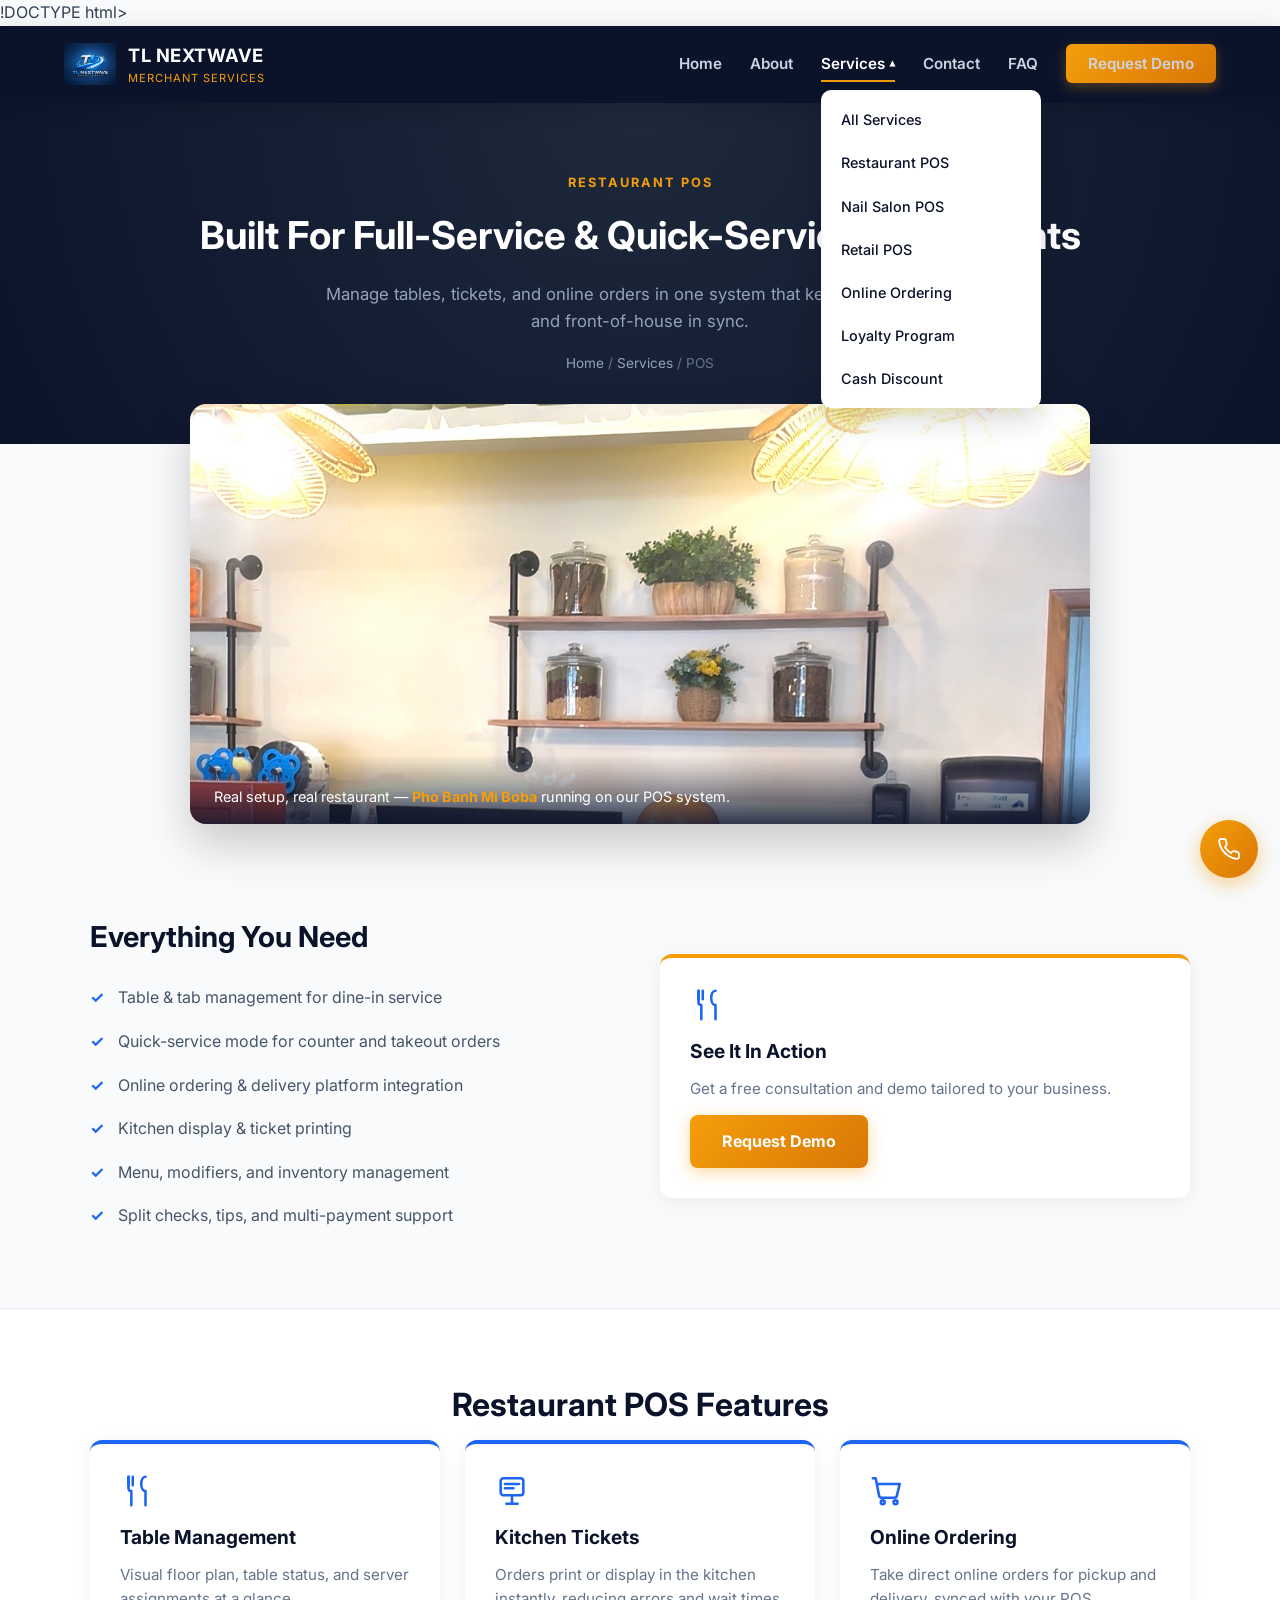
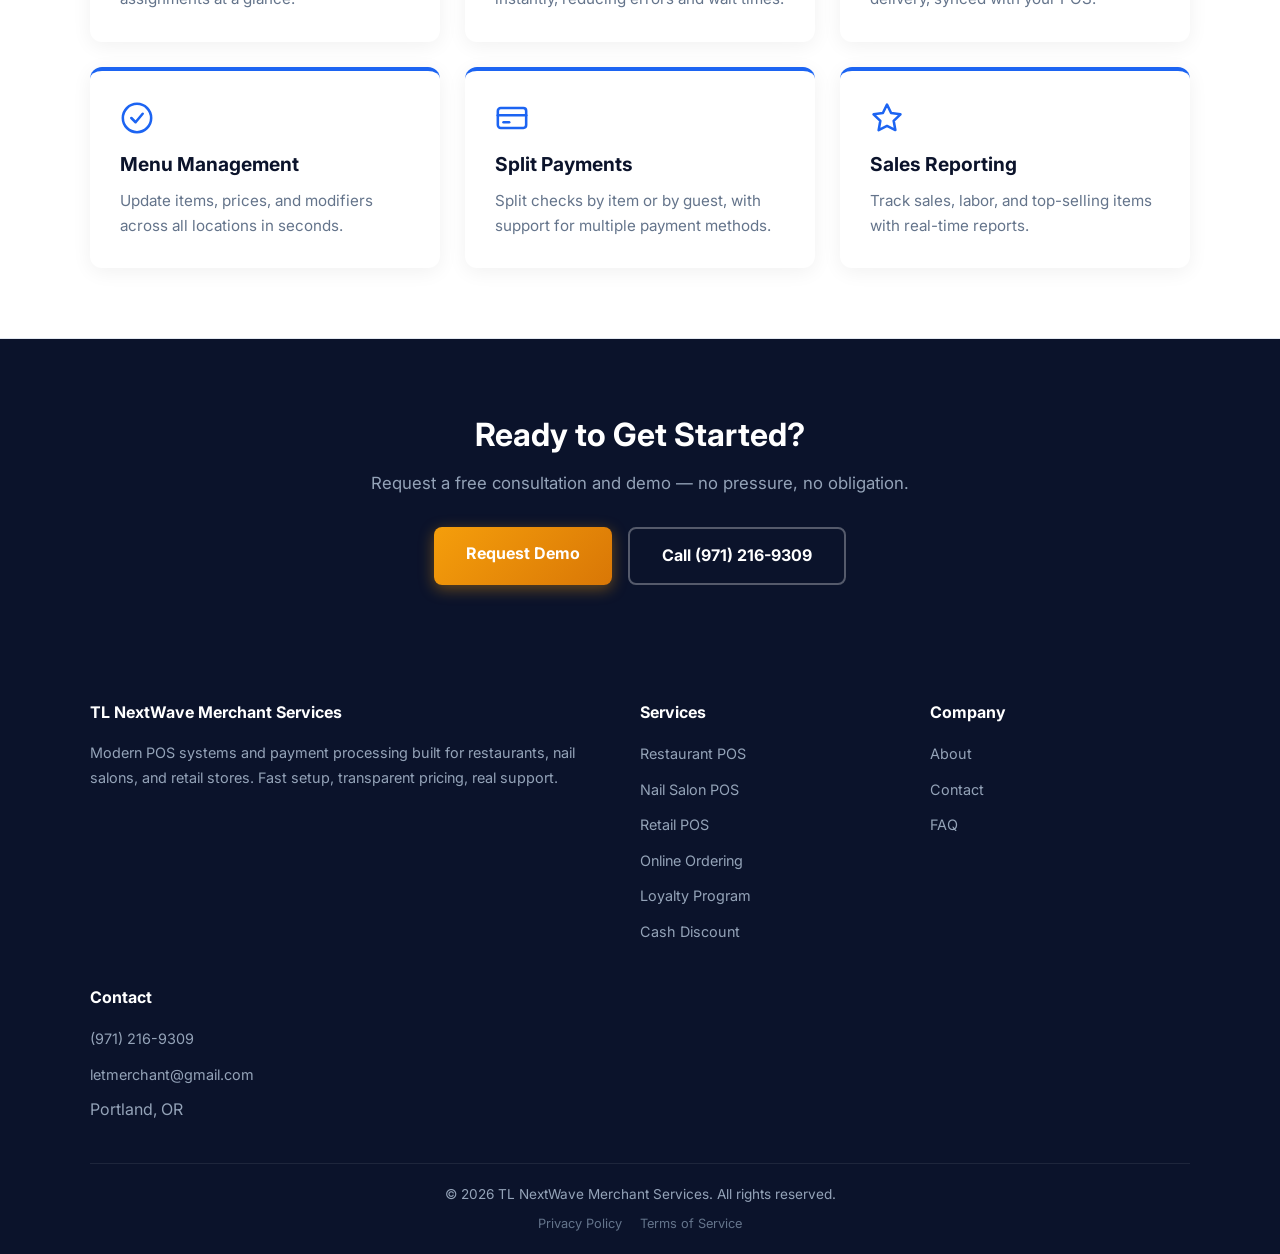
<file: restaurant-pos.html>
!DOCTYPE html>
<html lang="en">
<head>
    <meta charset="UTF-8">
    <meta name="viewport" content="width=device-width, initial-scale=1.0">
    <title>Restaurant POS System | TL NextWave Merchant Services</title>
    <meta name="description" content="POS systems built for restaurants — table management, online ordering, kitchen tickets, and menu tools.">
    <link rel="canonical" href="https://www.tlnextwave.com/restaurant-pos.html">
    <meta property="og:title" content="Restaurant POS System | TL NextWave Merchant Services">
    <meta property="og:description" content="POS systems built for restaurants — table management, online ordering, kitchen tickets, and menu tools.">
    <meta property="og:type" content="website">
    <link rel="icon" href="icons/pos-terminal.svg" type="image/svg+xml">
    <link rel="preconnect" href="https://fonts.googleapis.com">
    <link href="https://fonts.googleapis.com/css2?family=Inter:wght@300;400;600;700&display=swap" rel="stylesheet">
    <link rel="stylesheet" href="css/style.css">
</head>
<body>

    <nav>
        <a href="index.html" class="nav-logo">
            <img src="images/logo.jpg" alt="TL NextWave Merchant Services logo" width="42" height="42">
            <div class="nav-logo-text">TL NEXTWAVE<span>MERCHANT SERVICES</span></div>
        </a>
        <ul class="nav-links" id="nav-links">
            <li><a href="index.html">Home</a></li>
            <li><a href="about.html">About</a></li>
            <li class="has-dropdown open">
    <a href="services.html" class="dropdown-toggle active">Services <span class="caret">&#9662;</span></a>
    <ul class="dropdown-menu">
        <li><a href="services.html">All Services</a></li>
<li><a href="restaurant-pos.html">Restaurant POS</a></li>
<li><a href="nail-salon-pos.html">Nail Salon POS</a></li>
<li><a href="retail-pos.html">Retail POS</a></li>
<li><a href="online-ordering.html">Online Ordering</a></li>
<li><a href="loyalty.html">Loyalty Program</a></li>
<li><a href="cash-discount.html">Cash Discount</a></li>
    </ul>
</li>
            <li><a href="contact.html">Contact</a></li>
            <li><a href="faq.html">FAQ</a></li>
            <li><a href="contact.html" class="nav-btn">Request Demo</a></li>
        </ul>
        <button class="nav-toggle" aria-label="Toggle menu" aria-expanded="false">
            <span></span><span></span><span></span>
        </button>
    </nav>

    <header class="page-header">
        <div class="eyebrow">Restaurant POS</div>
        <h1>Built For Full-Service & Quick-Service Restaurants</h1>
        <p>Manage tables, tickets, and online orders in one system that keeps your kitchen and front-of-house in sync.</p>
        <div class="breadcrumb"><a href="index.html">Home</a> / <a href="services.html">Services</a> / POS</div>
    </header>

    <div class="photo-showcase">
        <div class="photo-showcase-inner reveal">
            <img src="images/restaurant-customer.jpg" alt="Restaurant owner using TL NextWave POS system at checkout counter">
            <div class="photo-caption">Real setup, real restaurant &mdash; <strong>Pho Banh Mi Boba</strong> running on our POS system.</div>
        </div>
    </div>

    <section class="section">
        <div class="section-inner two-col">
            <div class="reveal">
                <h2 style="color:var(--primary-color); font-size:1.8rem; margin-bottom:16px;">Everything You Need</h2>
                <ul class="check-list">
                    <li>Table & tab management for dine-in service</li>
<li>Quick-service mode for counter and takeout orders</li>
<li>Online ordering & delivery platform integration</li>
<li>Kitchen display & ticket printing</li>
<li>Menu, modifiers, and inventory management</li>
<li>Split checks, tips, and multi-payment support</li>
                </ul>
            </div>
            <div class="reveal">
                <div class="card" style="border-top:4px solid var(--accent-color);">
                    <svg class="icon-svg" xmlns="http://www.w3.org/2000/svg" viewBox="0 0 24 24" fill="none" stroke="currentColor" stroke-width="1.8" stroke-linecap="round" stroke-linejoin="round"><path d="M6 2v8a2 2 0 0 0 2 2v10"/><path d="M6 2v6M9 2v6"/><path d="M18 2c-1.7 0-3 2-3 5s1.3 5 3 5v10"/></svg>

                    <h3>See It In Action</h3>
                    <p style="margin-bottom:14px;">Get a free consultation and demo tailored to your business.</p>
                    <div class="cta-buttons" style="justify-content:flex-start;">
                        <a href="contact.html" class="btn btn-primary">Request Demo</a>
                    </div>
                </div>
            </div>
        </div>
    </section>

    <section class="section alt">
        <div class="section-inner">
            <h2 class="section-title reveal">Restaurant POS Features</h2>
            <div class="grid">
                <div class="card reveal">
    <svg class="icon-svg" xmlns="http://www.w3.org/2000/svg" viewBox="0 0 24 24" fill="none" stroke="currentColor" stroke-width="1.8" stroke-linecap="round" stroke-linejoin="round"><path d="M6 2v8a2 2 0 0 0 2 2v10"/><path d="M6 2v6M9 2v6"/><path d="M18 2c-1.7 0-3 2-3 5s1.3 5 3 5v10"/></svg>

    <h3>Table Management</h3>
    <p>Visual floor plan, table status, and server assignments at a glance.</p>
    
</div>
    <div class="card reveal">
    <svg class="icon-svg" xmlns="http://www.w3.org/2000/svg" viewBox="0 0 24 24" fill="none" stroke="currentColor" stroke-width="1.8" stroke-linecap="round" stroke-linejoin="round"><rect x="4" y="3" width="16" height="12" rx="2"/><path d="M8 21h8M12 15v6"/><path d="M7 7h10M7 10h6"/></svg>

    <h3>Kitchen Tickets</h3>
    <p>Orders print or display in the kitchen instantly, reducing errors and wait times.</p>
    
</div>
    <div class="card reveal">
    <svg class="icon-svg" xmlns="http://www.w3.org/2000/svg" viewBox="0 0 24 24" fill="none" stroke="currentColor" stroke-width="1.8" stroke-linecap="round" stroke-linejoin="round"><circle cx="9" cy="20" r="1.4"/><circle cx="18" cy="20" r="1.4"/><path d="M2 3h2l2.4 12.2a2 2 0 0 0 2 1.6h8.6a2 2 0 0 0 2-1.6L21 7H6"/></svg>

    <h3>Online Ordering</h3>
    <p>Take direct online orders for pickup and delivery, synced with your POS.</p>
    
</div>
    <div class="card reveal">
    <svg class="icon-svg" xmlns="http://www.w3.org/2000/svg" viewBox="0 0 24 24" fill="none" stroke="currentColor" stroke-width="1.8" stroke-linecap="round" stroke-linejoin="round"><circle cx="12" cy="12" r="10"/><path d="m8 12 3 3 5-6"/></svg>

    <h3>Menu Management</h3>
    <p>Update items, prices, and modifiers across all locations in seconds.</p>
    
</div>
    <div class="card reveal">
    <svg class="icon-svg" xmlns="http://www.w3.org/2000/svg" viewBox="0 0 24 24" fill="none" stroke="currentColor" stroke-width="1.8" stroke-linecap="round" stroke-linejoin="round"><rect x="2" y="5" width="20" height="14" rx="2"/><path d="M2 10h20"/><path d="M6 15h4"/></svg>

    <h3>Split Payments</h3>
    <p>Split checks by item or by guest, with support for multiple payment methods.</p>
    
</div>
    <div class="card reveal">
    <svg class="icon-svg" xmlns="http://www.w3.org/2000/svg" viewBox="0 0 24 24" fill="none" stroke="currentColor" stroke-width="1.8" stroke-linecap="round" stroke-linejoin="round"><path d="M12 2.5l2.9 6 6.6.9-4.8 4.6 1.2 6.5L12 17.6l-5.9 3 1.2-6.6L2.5 9.4l6.6-.9z"/></svg>

    <h3>Sales Reporting</h3>
    <p>Track sales, labor, and top-selling items with real-time reports.</p>
    
</div>
            </div>
        </div>
    </section>

    <section class="contact-section">
        <div class="contact-box reveal">
            <h2>Ready to Get Started?</h2>
            <p>Request a free consultation and demo — no pressure, no obligation.</p>
            <div class="cta-buttons">
                <a href="contact.html" class="btn btn-primary">Request Demo</a>
                <a href="tel:19712169309" class="btn btn-secondary">Call (971) 216-9309</a>
            </div>
        </div>
    </section>


    <a href="tel:19712169309" class="floating-call" aria-label="Call TL NextWave now">
        <svg class="icon-svg" xmlns="http://www.w3.org/2000/svg" viewBox="0 0 24 24" fill="none" stroke="currentColor" stroke-width="1.8" stroke-linecap="round" stroke-linejoin="round"><path d="M22 16.9v3a2 2 0 0 1-2.2 2 19.8 19.8 0 0 1-8.6-3.1 19.5 19.5 0 0 1-6-6A19.8 19.8 0 0 1 2.1 4.2 2 2 0 0 1 4 2h3a2 2 0 0 1 2 1.7c.1 1 .3 2 .6 2.9a2 2 0 0 1-.5 2.1L7.9 10a16 16 0 0 0 6 6l1.3-1.3a2 2 0 0 1 2.1-.5c.9.3 1.9.5 2.9.6a2 2 0 0 1 1.7 2z"/></svg>

    </a>

    <footer>
        <div class="footer-grid">
            <div class="footer-col">
                <h4>TL NextWave Merchant Services</h4>
                <p>Modern POS systems and payment processing built for restaurants, nail salons, and retail stores. Fast setup, transparent pricing, real support.</p>
            </div>
            <div class="footer-col">
                <h4>Services</h4>
                <ul>
                    <li><a href="restaurant-pos.html">Restaurant POS</a></li>
                    <li><a href="nail-salon-pos.html">Nail Salon POS</a></li>
                    <li><a href="retail-pos.html">Retail POS</a></li>
                    <li><a href="online-ordering.html">Online Ordering</a></li>
                    <li><a href="loyalty.html">Loyalty Program</a></li>
                    <li><a href="cash-discount.html">Cash Discount</a></li>
                </ul>
            </div>
            <div class="footer-col">
                <h4>Company</h4>
                <ul>
                    <li><a href="about.html">About</a></li>
                    <li><a href="contact.html">Contact</a></li>
                    <li><a href="faq.html">FAQ</a></li>
                </ul>
            </div>
            <div class="footer-col">
                <h4>Contact</h4>
                <ul>
                    <li><a href="tel:19712169309">(971) 216-9309</a></li>
                    <li><a href="mailto:letmerchant@gmail.com">letmerchant@gmail.com</a></li>
                    <li>Portland, OR</li>
                </ul>
            </div>
        </div>
        <div class="footer-bottom">
            <p>&copy; 2026 TL NextWave Merchant Services. All rights reserved.</p>
            <div class="footer-legal">
                <a href="privacy.html">Privacy Policy</a>
                <a href="terms.html">Terms of Service</a>
            </div>
        </div>
    </footer>

    <script src="js/main.js"></script>
</body>
</html>
</file>
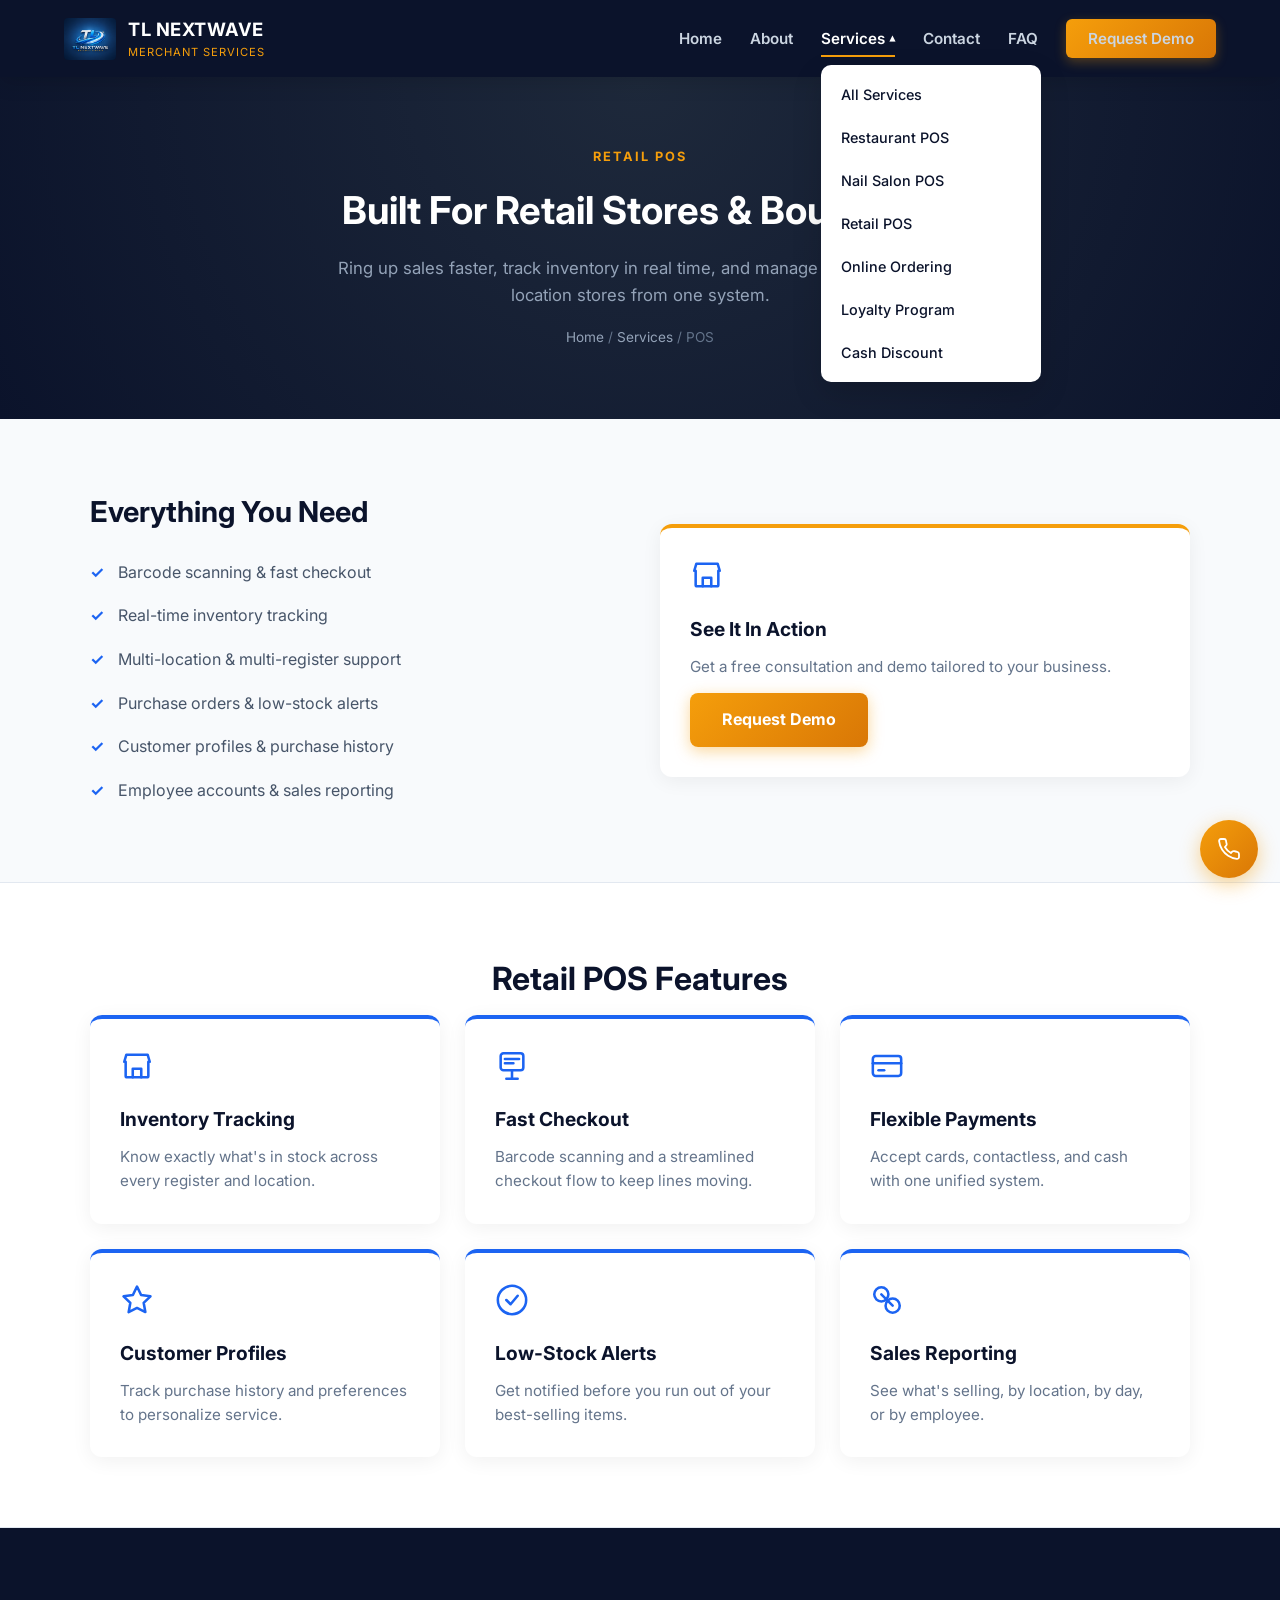
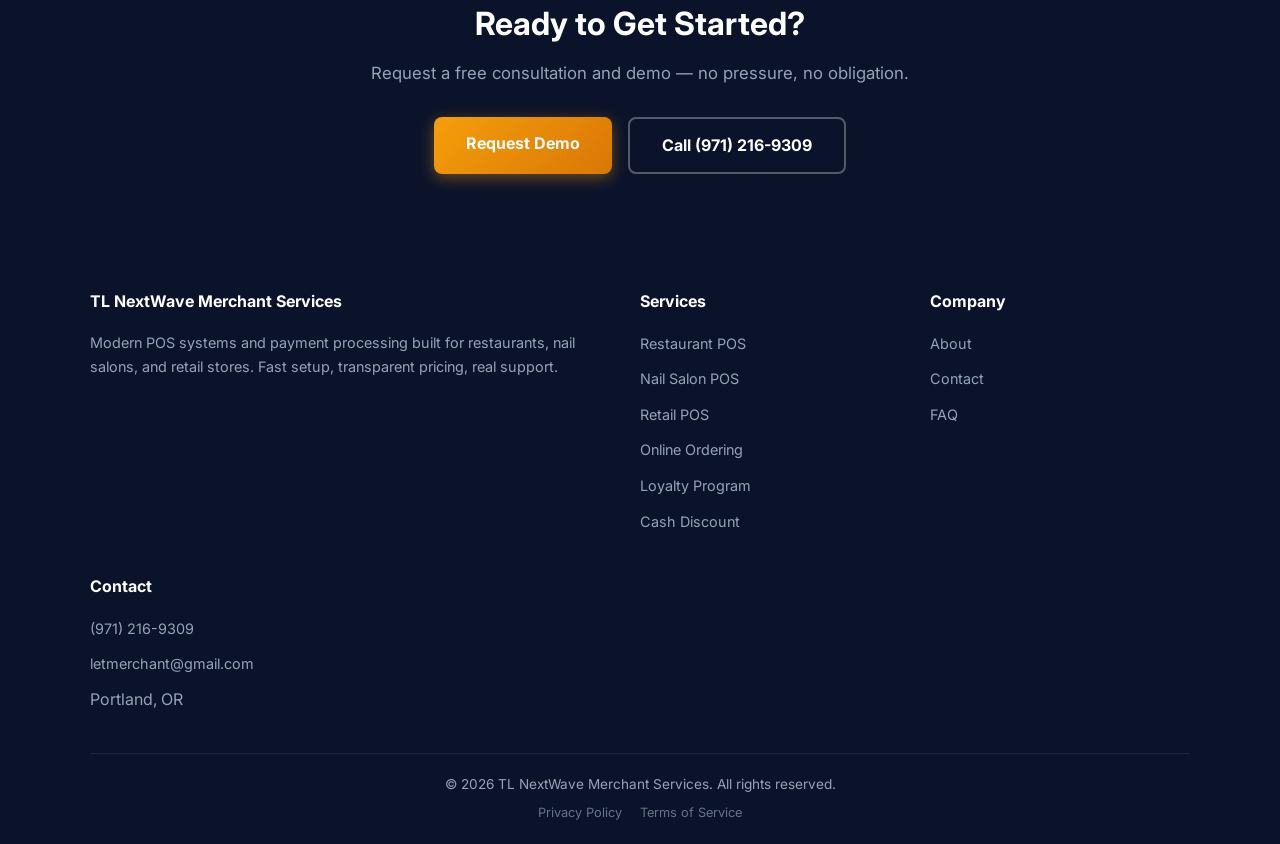
<file: retail-pos.html>
<!DOCTYPE html>
<html lang="en">
<head>
    <meta charset="UTF-8">
    <meta name="viewport" content="width=device-width, initial-scale=1.0">
    <title>Retail POS System | TL NextWave Merchant Services</title>
    <meta name="description" content="Retail POS systems with barcode scanning, inventory tracking, and fast checkout for stores of any size.">
    <link rel="canonical" href="https://www.tlnextwave.com/retail-pos.html">
    <meta property="og:title" content="Retail POS System | TL NextWave Merchant Services">
    <meta property="og:description" content="Retail POS systems with barcode scanning, inventory tracking, and fast checkout for stores of any size.">
    <meta property="og:type" content="website">
    <link rel="icon" href="icons/pos-terminal.svg" type="image/svg+xml">
    <link rel="preconnect" href="https://fonts.googleapis.com">
    <link href="https://fonts.googleapis.com/css2?family=Inter:wght@300;400;600;700&display=swap" rel="stylesheet">
    <link rel="stylesheet" href="css/style.css">
</head>
<body>

    <nav>
        <a href="index.html" class="nav-logo">
            <img src="images/logo.jpg" alt="TL NextWave Merchant Services logo" width="42" height="42">
            <div class="nav-logo-text">TL NEXTWAVE<span>MERCHANT SERVICES</span></div>
        </a>
        <ul class="nav-links" id="nav-links">
            <li><a href="index.html">Home</a></li>
            <li><a href="about.html">About</a></li>
            <li class="has-dropdown open">
    <a href="services.html" class="dropdown-toggle active">Services <span class="caret">&#9662;</span></a>
    <ul class="dropdown-menu">
        <li><a href="services.html">All Services</a></li>
<li><a href="restaurant-pos.html">Restaurant POS</a></li>
<li><a href="nail-salon-pos.html">Nail Salon POS</a></li>
<li><a href="retail-pos.html">Retail POS</a></li>
<li><a href="online-ordering.html">Online Ordering</a></li>
<li><a href="loyalty.html">Loyalty Program</a></li>
<li><a href="cash-discount.html">Cash Discount</a></li>
    </ul>
</li>
            <li><a href="contact.html">Contact</a></li>
            <li><a href="faq.html">FAQ</a></li>
            <li><a href="contact.html" class="nav-btn">Request Demo</a></li>
        </ul>
        <button class="nav-toggle" aria-label="Toggle menu" aria-expanded="false">
            <span></span><span></span><span></span>
        </button>
    </nav>

    <header class="page-header">
        <div class="eyebrow">Retail POS</div>
        <h1>Built For Retail Stores & Boutiques</h1>
        <p>Ring up sales faster, track inventory in real time, and manage single or multi-location stores from one system.</p>
        <div class="breadcrumb"><a href="index.html">Home</a> / <a href="services.html">Services</a> / POS</div>
    </header>

    <section class="section">
        <div class="section-inner two-col">
            <div class="reveal">
                <h2 style="color:var(--primary-color); font-size:1.8rem; margin-bottom:16px;">Everything You Need</h2>
                <ul class="check-list">
                    <li>Barcode scanning & fast checkout</li>
<li>Real-time inventory tracking</li>
<li>Multi-location & multi-register support</li>
<li>Purchase orders & low-stock alerts</li>
<li>Customer profiles & purchase history</li>
<li>Employee accounts & sales reporting</li>
                </ul>
            </div>
            <div class="reveal">
                <div class="card" style="border-top:4px solid var(--accent-color);">
                    <svg class="icon-svg" xmlns="http://www.w3.org/2000/svg" viewBox="0 0 24 24" fill="none" stroke="currentColor" stroke-width="1.8" stroke-linecap="round" stroke-linejoin="round"><path d="M3 9l1.5-5h15L21 9"/><path d="M4 9v10a1 1 0 0 0 1 1h14a1 1 0 0 0 1-1V9"/><path d="M9 20v-6h6v6"/></svg>

                    <h3>See It In Action</h3>
                    <p style="margin-bottom:14px;">Get a free consultation and demo tailored to your business.</p>
                    <div class="cta-buttons" style="justify-content:flex-start;">
                        <a href="contact.html" class="btn btn-primary">Request Demo</a>
                    </div>
                </div>
            </div>
        </div>
    </section>

    <section class="section alt">
        <div class="section-inner">
            <h2 class="section-title reveal">Retail POS Features</h2>
            <div class="grid">
                <div class="card reveal">
    <svg class="icon-svg" xmlns="http://www.w3.org/2000/svg" viewBox="0 0 24 24" fill="none" stroke="currentColor" stroke-width="1.8" stroke-linecap="round" stroke-linejoin="round"><path d="M3 9l1.5-5h15L21 9"/><path d="M4 9v10a1 1 0 0 0 1 1h14a1 1 0 0 0 1-1V9"/><path d="M9 20v-6h6v6"/></svg>

    <h3>Inventory Tracking</h3>
    <p>Know exactly what's in stock across every register and location.</p>
    
</div>
    <div class="card reveal">
    <svg class="icon-svg" xmlns="http://www.w3.org/2000/svg" viewBox="0 0 24 24" fill="none" stroke="currentColor" stroke-width="1.8" stroke-linecap="round" stroke-linejoin="round"><rect x="4" y="3" width="16" height="12" rx="2"/><path d="M8 21h8M12 15v6"/><path d="M7 7h10M7 10h6"/></svg>

    <h3>Fast Checkout</h3>
    <p>Barcode scanning and a streamlined checkout flow to keep lines moving.</p>
    
</div>
    <div class="card reveal">
    <svg class="icon-svg" xmlns="http://www.w3.org/2000/svg" viewBox="0 0 24 24" fill="none" stroke="currentColor" stroke-width="1.8" stroke-linecap="round" stroke-linejoin="round"><rect x="2" y="5" width="20" height="14" rx="2"/><path d="M2 10h20"/><path d="M6 15h4"/></svg>

    <h3>Flexible Payments</h3>
    <p>Accept cards, contactless, and cash with one unified system.</p>
    
</div>
    <div class="card reveal">
    <svg class="icon-svg" xmlns="http://www.w3.org/2000/svg" viewBox="0 0 24 24" fill="none" stroke="currentColor" stroke-width="1.8" stroke-linecap="round" stroke-linejoin="round"><path d="M12 2.5l2.9 6 6.6.9-4.8 4.6 1.2 6.5L12 17.6l-5.9 3 1.2-6.6L2.5 9.4l6.6-.9z"/></svg>

    <h3>Customer Profiles</h3>
    <p>Track purchase history and preferences to personalize service.</p>
    
</div>
    <div class="card reveal">
    <svg class="icon-svg" xmlns="http://www.w3.org/2000/svg" viewBox="0 0 24 24" fill="none" stroke="currentColor" stroke-width="1.8" stroke-linecap="round" stroke-linejoin="round"><circle cx="12" cy="12" r="10"/><path d="m8 12 3 3 5-6"/></svg>

    <h3>Low-Stock Alerts</h3>
    <p>Get notified before you run out of your best-selling items.</p>
    
</div>
    <div class="card reveal">
    <svg class="icon-svg" xmlns="http://www.w3.org/2000/svg" viewBox="0 0 24 24" fill="none" stroke="currentColor" stroke-width="1.8" stroke-linecap="round" stroke-linejoin="round"><circle cx="8" cy="8" r="5"/><circle cx="16" cy="16" r="5"/><path d="M8 8L16 16"/></svg>

    <h3>Sales Reporting</h3>
    <p>See what's selling, by location, by day, or by employee.</p>
    
</div>
            </div>
        </div>
    </section>

    <section class="contact-section">
        <div class="contact-box reveal">
            <h2>Ready to Get Started?</h2>
            <p>Request a free consultation and demo — no pressure, no obligation.</p>
            <div class="cta-buttons">
                <a href="contact.html" class="btn btn-primary">Request Demo</a>
                <a href="tel:19712169309" class="btn btn-secondary">Call (971) 216-9309</a>
            </div>
        </div>
    </section>


    <a href="tel:19712169309" class="floating-call" aria-label="Call TL NextWave now">
        <svg class="icon-svg" xmlns="http://www.w3.org/2000/svg" viewBox="0 0 24 24" fill="none" stroke="currentColor" stroke-width="1.8" stroke-linecap="round" stroke-linejoin="round"><path d="M22 16.9v3a2 2 0 0 1-2.2 2 19.8 19.8 0 0 1-8.6-3.1 19.5 19.5 0 0 1-6-6A19.8 19.8 0 0 1 2.1 4.2 2 2 0 0 1 4 2h3a2 2 0 0 1 2 1.7c.1 1 .3 2 .6 2.9a2 2 0 0 1-.5 2.1L7.9 10a16 16 0 0 0 6 6l1.3-1.3a2 2 0 0 1 2.1-.5c.9.3 1.9.5 2.9.6a2 2 0 0 1 1.7 2z"/></svg>

    </a>

    <footer>
        <div class="footer-grid">
            <div class="footer-col">
                <h4>TL NextWave Merchant Services</h4>
                <p>Modern POS systems and payment processing built for restaurants, nail salons, and retail stores. Fast setup, transparent pricing, real support.</p>
            </div>
            <div class="footer-col">
                <h4>Services</h4>
                <ul>
                    <li><a href="restaurant-pos.html">Restaurant POS</a></li>
                    <li><a href="nail-salon-pos.html">Nail Salon POS</a></li>
                    <li><a href="retail-pos.html">Retail POS</a></li>
                    <li><a href="online-ordering.html">Online Ordering</a></li>
                    <li><a href="loyalty.html">Loyalty Program</a></li>
                    <li><a href="cash-discount.html">Cash Discount</a></li>
                </ul>
            </div>
            <div class="footer-col">
                <h4>Company</h4>
                <ul>
                    <li><a href="about.html">About</a></li>
                    <li><a href="contact.html">Contact</a></li>
                    <li><a href="faq.html">FAQ</a></li>
                </ul>
            </div>
            <div class="footer-col">
                <h4>Contact</h4>
                <ul>
                    <li><a href="tel:19712169309">(971) 216-9309</a></li>
                    <li><a href="mailto:letmerchant@gmail.com">letmerchant@gmail.com</a></li>
                    <li>Portland, OR</li>
                </ul>
            </div>
        </div>
        <div class="footer-bottom">
            <p>&copy; 2026 TL NextWave Merchant Services. All rights reserved.</p>
            <div class="footer-legal">
                <a href="privacy.html">Privacy Policy</a>
                <a href="terms.html">Terms of Service</a>
            </div>
        </div>
    </footer>

    <script src="js/main.js"></script>
</body>
</html>
</file>
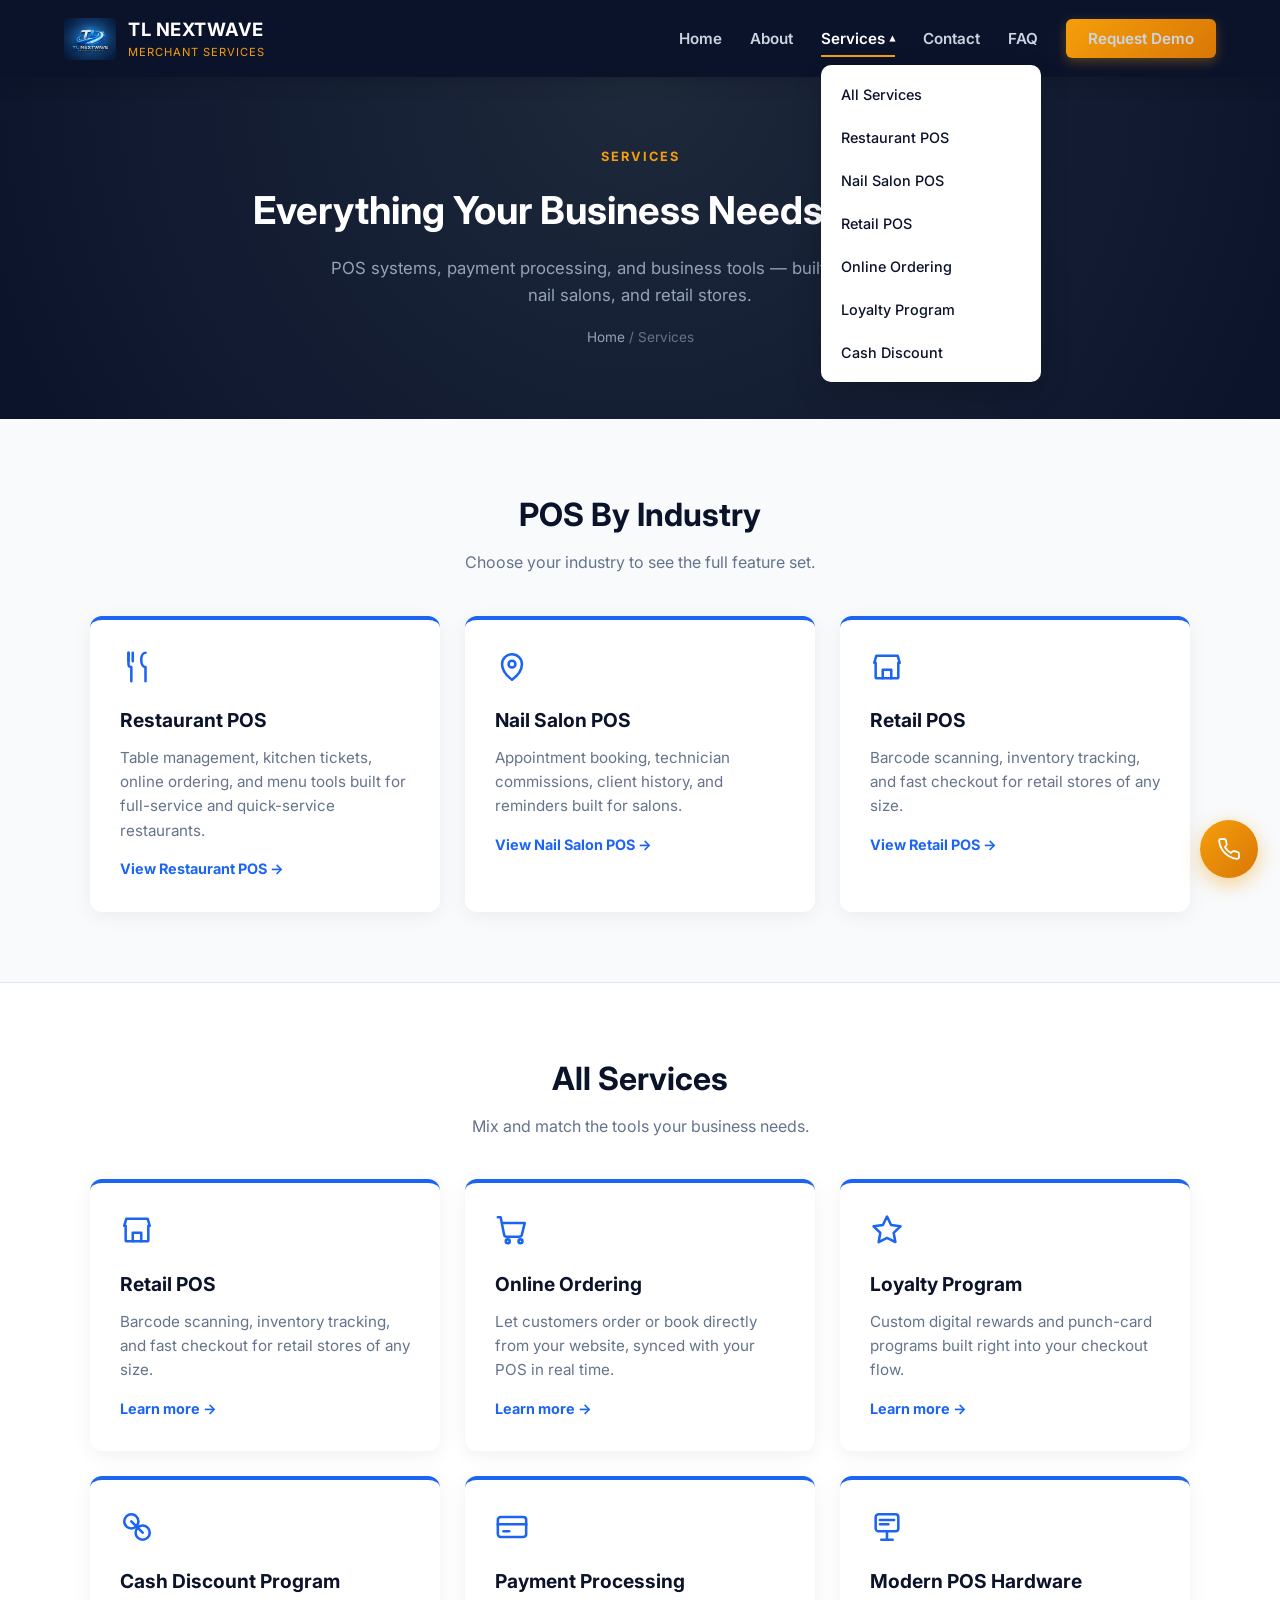
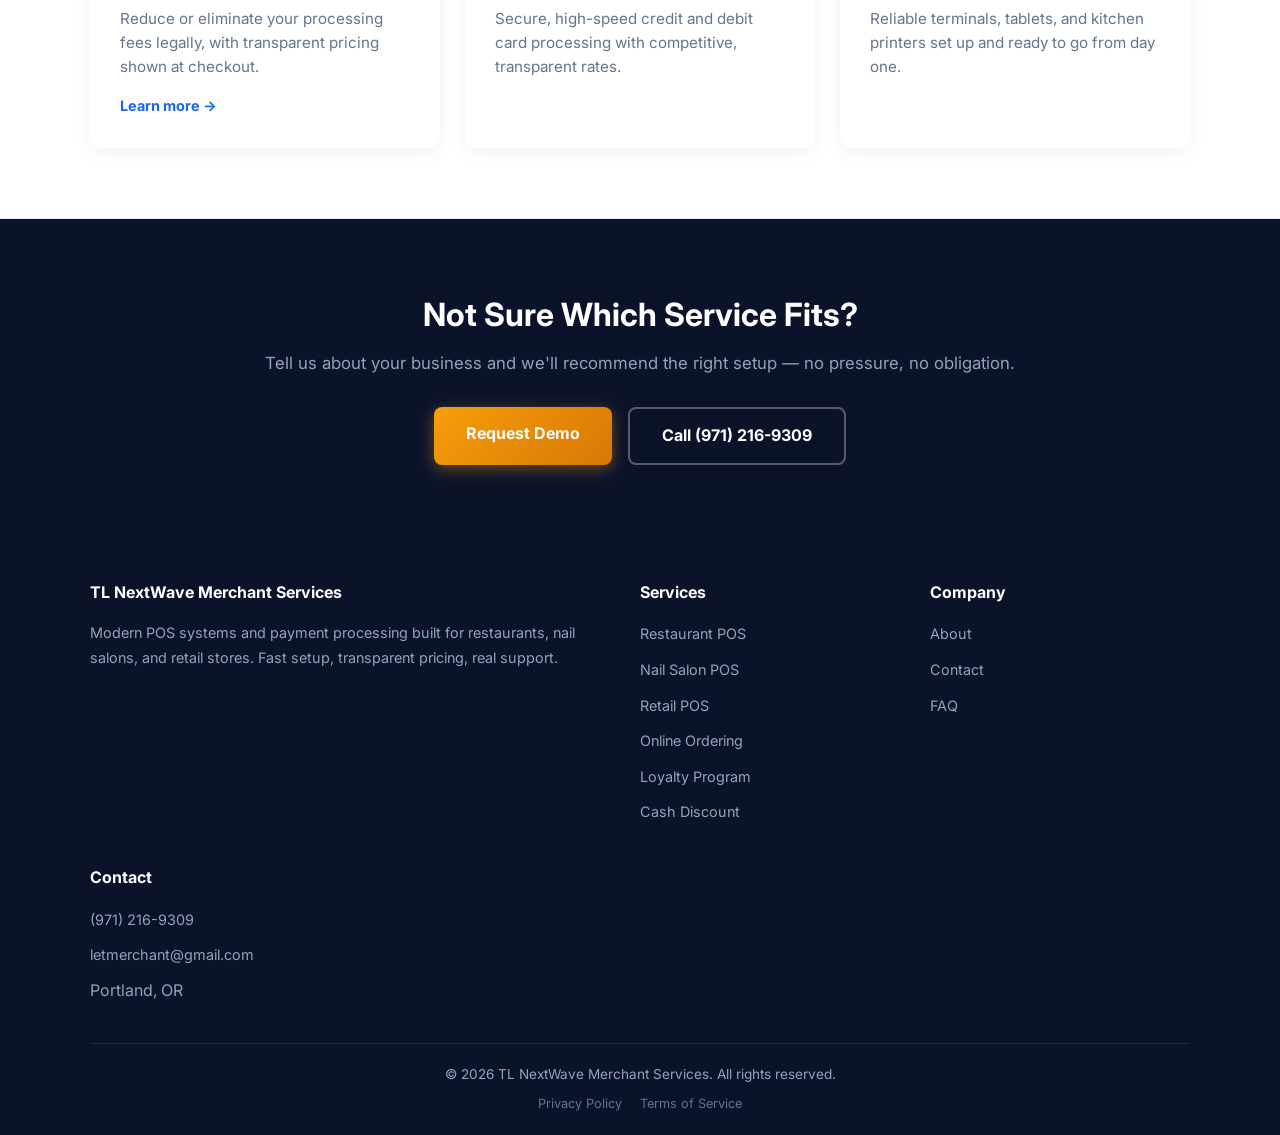
<file: services.html>
<!DOCTYPE html>
<html lang="en">
<head>
    <meta charset="UTF-8">
    <meta name="viewport" content="width=device-width, initial-scale=1.0">
    <title>Services | TL NextWave Merchant Services</title>
    <meta name="description" content="POS systems, payment processing, cash discount programs, online ordering, loyalty programs, and retail POS for restaurants and nail salons.">
    <link rel="canonical" href="https://www.tlnextwave.com/services.html">
    <meta property="og:title" content="Services | TL NextWave Merchant Services">
    <meta property="og:description" content="POS systems, payment processing, cash discount programs, online ordering, loyalty programs, and retail POS for restaurants and nail salons.">
    <meta property="og:type" content="website">
    <link rel="icon" href="icons/pos-terminal.svg" type="image/svg+xml">
    <link rel="preconnect" href="https://fonts.googleapis.com">
    <link href="https://fonts.googleapis.com/css2?family=Inter:wght@300;400;600;700&display=swap" rel="stylesheet">
    <link rel="stylesheet" href="css/style.css">
</head>
<body>

    <nav>
        <a href="index.html" class="nav-logo">
            <img src="images/logo.jpg" alt="TL NextWave Merchant Services logo" width="42" height="42">
            <div class="nav-logo-text">TL NEXTWAVE<span>MERCHANT SERVICES</span></div>
        </a>
        <ul class="nav-links" id="nav-links">
            <li><a href="index.html">Home</a></li>
            <li><a href="about.html">About</a></li>
            <li class="has-dropdown open">
    <a href="services.html" class="dropdown-toggle active">Services <span class="caret">&#9662;</span></a>
    <ul class="dropdown-menu">
        <li><a href="services.html">All Services</a></li>
<li><a href="restaurant-pos.html">Restaurant POS</a></li>
<li><a href="nail-salon-pos.html">Nail Salon POS</a></li>
<li><a href="retail-pos.html">Retail POS</a></li>
<li><a href="online-ordering.html">Online Ordering</a></li>
<li><a href="loyalty.html">Loyalty Program</a></li>
<li><a href="cash-discount.html">Cash Discount</a></li>
    </ul>
</li>
            <li><a href="contact.html">Contact</a></li>
            <li><a href="faq.html">FAQ</a></li>
            <li><a href="contact.html" class="nav-btn">Request Demo</a></li>
        </ul>
        <button class="nav-toggle" aria-label="Toggle menu" aria-expanded="false">
            <span></span><span></span><span></span>
        </button>
    </nav>

    <header class="page-header">
        <div class="eyebrow">Services</div>
        <h1>Everything Your Business Needs To Get Paid</h1>
        <p>POS systems, payment processing, and business tools — built for restaurants, nail salons, and retail stores.</p>
        <div class="breadcrumb"><a href="index.html">Home</a> / Services</div>
    </header>

    <section class="section">
        <div class="section-inner">
            <h2 class="section-title reveal">POS By Industry</h2>
            <p class="section-subtitle reveal">Choose your industry to see the full feature set.</p>
            <div class="grid" style="grid-template-columns: repeat(auto-fit, minmax(300px, 1fr));">
                <a href="restaurant-pos.html" class="card reveal">
                    <svg class="icon-svg" xmlns="http://www.w3.org/2000/svg" viewBox="0 0 24 24" fill="none" stroke="currentColor" stroke-width="1.8" stroke-linecap="round" stroke-linejoin="round"><path d="M6 2v8a2 2 0 0 0 2 2v10"/><path d="M6 2v6M9 2v6"/><path d="M18 2c-1.7 0-3 2-3 5s1.3 5 3 5v10"/></svg>

                    <h3>Restaurant POS</h3>
                    <p>Table management, kitchen tickets, online ordering, and menu tools built for full-service and quick-service restaurants.</p>
                    <span class="link-arrow">View Restaurant POS &rarr;</span>
                </a>
                <a href="nail-salon-pos.html" class="card reveal">
                    <svg class="icon-svg" xmlns="http://www.w3.org/2000/svg" viewBox="0 0 24 24" fill="none" stroke="currentColor" stroke-width="1.8" stroke-linecap="round" stroke-linejoin="round"><path d="M12 21c4-3 7-7 7-11a7 7 0 0 0-14 0c0 4 3 8 7 11z"/><circle cx="12" cy="10" r="2.4"/></svg>

                    <h3>Nail Salon POS</h3>
                    <p>Appointment booking, technician commissions, client history, and reminders built for salons.</p>
                    <span class="link-arrow">View Nail Salon POS &rarr;</span>
                </a>
                <a href="retail-pos.html" class="card reveal">
                    <svg class="icon-svg" xmlns="http://www.w3.org/2000/svg" viewBox="0 0 24 24" fill="none" stroke="currentColor" stroke-width="1.8" stroke-linecap="round" stroke-linejoin="round"><path d="M3 9l1.5-5h15L21 9"/><path d="M4 9v10a1 1 0 0 0 1 1h14a1 1 0 0 0 1-1V9"/><path d="M9 20v-6h6v6"/></svg>

                    <h3>Retail POS</h3>
                    <p>Barcode scanning, inventory tracking, and fast checkout for retail stores of any size.</p>
                    <span class="link-arrow">View Retail POS &rarr;</span>
                </a>
            </div>
        </div>
    </section>

    <section class="section alt">
        <div class="section-inner">
            <h2 class="section-title reveal">All Services</h2>
            <p class="section-subtitle reveal">Mix and match the tools your business needs.</p>
            <div class="grid">
                <a href="retail-pos.html" class="card reveal"><svg class="icon-svg" xmlns="http://www.w3.org/2000/svg" viewBox="0 0 24 24" fill="none" stroke="currentColor" stroke-width="1.8" stroke-linecap="round" stroke-linejoin="round"><path d="M3 9l1.5-5h15L21 9"/><path d="M4 9v10a1 1 0 0 0 1 1h14a1 1 0 0 0 1-1V9"/><path d="M9 20v-6h6v6"/></svg>
<h3>Retail POS</h3><p>Barcode scanning, inventory tracking, and fast checkout for retail stores of any size.</p><span class="link-arrow">Learn more &rarr;</span></a>
                <a href="online-ordering.html" class="card reveal"><svg class="icon-svg" xmlns="http://www.w3.org/2000/svg" viewBox="0 0 24 24" fill="none" stroke="currentColor" stroke-width="1.8" stroke-linecap="round" stroke-linejoin="round"><circle cx="9" cy="20" r="1.4"/><circle cx="18" cy="20" r="1.4"/><path d="M2 3h2l2.4 12.2a2 2 0 0 0 2 1.6h8.6a2 2 0 0 0 2-1.6L21 7H6"/></svg>
<h3>Online Ordering</h3><p>Let customers order or book directly from your website, synced with your POS in real time.</p><span class="link-arrow">Learn more &rarr;</span></a>
                <a href="loyalty.html" class="card reveal"><svg class="icon-svg" xmlns="http://www.w3.org/2000/svg" viewBox="0 0 24 24" fill="none" stroke="currentColor" stroke-width="1.8" stroke-linecap="round" stroke-linejoin="round"><path d="M12 2.5l2.9 6 6.6.9-4.8 4.6 1.2 6.5L12 17.6l-5.9 3 1.2-6.6L2.5 9.4l6.6-.9z"/></svg>
<h3>Loyalty Program</h3><p>Custom digital rewards and punch-card programs built right into your checkout flow.</p><span class="link-arrow">Learn more &rarr;</span></a>
                <a href="cash-discount.html" class="card reveal"><svg class="icon-svg" xmlns="http://www.w3.org/2000/svg" viewBox="0 0 24 24" fill="none" stroke="currentColor" stroke-width="1.8" stroke-linecap="round" stroke-linejoin="round"><circle cx="8" cy="8" r="5"/><circle cx="16" cy="16" r="5"/><path d="M8 8L16 16"/></svg>
<h3>Cash Discount Program</h3><p>Reduce or eliminate your processing fees legally, with transparent pricing shown at checkout.</p><span class="link-arrow">Learn more &rarr;</span></a>
                <div class="card reveal">
    <svg class="icon-svg" xmlns="http://www.w3.org/2000/svg" viewBox="0 0 24 24" fill="none" stroke="currentColor" stroke-width="1.8" stroke-linecap="round" stroke-linejoin="round"><rect x="2" y="5" width="20" height="14" rx="2"/><path d="M2 10h20"/><path d="M6 15h4"/></svg>

    <h3>Payment Processing</h3>
    <p>Secure, high-speed credit and debit card processing with competitive, transparent rates.</p>
    
</div>
                <div class="card reveal">
    <svg class="icon-svg" xmlns="http://www.w3.org/2000/svg" viewBox="0 0 24 24" fill="none" stroke="currentColor" stroke-width="1.8" stroke-linecap="round" stroke-linejoin="round"><rect x="4" y="3" width="16" height="12" rx="2"/><path d="M8 21h8M12 15v6"/><path d="M7 7h10M7 10h6"/></svg>

    <h3>Modern POS Hardware</h3>
    <p>Reliable terminals, tablets, and kitchen printers set up and ready to go from day one.</p>
    
</div>
            </div>
        </div>
    </section>

    <section class="contact-section">
        <div class="contact-box reveal">
            <h2>Not Sure Which Service Fits?</h2>
            <p>Tell us about your business and we'll recommend the right setup — no pressure, no obligation.</p>
            <div class="cta-buttons">
                <a href="contact.html" class="btn btn-primary">Request Demo</a>
                <a href="tel:19712169309" class="btn btn-secondary">Call (971) 216-9309</a>
            </div>
        </div>
    </section>


    <a href="tel:19712169309" class="floating-call" aria-label="Call TL NextWave now">
        <svg class="icon-svg" xmlns="http://www.w3.org/2000/svg" viewBox="0 0 24 24" fill="none" stroke="currentColor" stroke-width="1.8" stroke-linecap="round" stroke-linejoin="round"><path d="M22 16.9v3a2 2 0 0 1-2.2 2 19.8 19.8 0 0 1-8.6-3.1 19.5 19.5 0 0 1-6-6A19.8 19.8 0 0 1 2.1 4.2 2 2 0 0 1 4 2h3a2 2 0 0 1 2 1.7c.1 1 .3 2 .6 2.9a2 2 0 0 1-.5 2.1L7.9 10a16 16 0 0 0 6 6l1.3-1.3a2 2 0 0 1 2.1-.5c.9.3 1.9.5 2.9.6a2 2 0 0 1 1.7 2z"/></svg>

    </a>

    <footer>
        <div class="footer-grid">
            <div class="footer-col">
                <h4>TL NextWave Merchant Services</h4>
                <p>Modern POS systems and payment processing built for restaurants, nail salons, and retail stores. Fast setup, transparent pricing, real support.</p>
            </div>
            <div class="footer-col">
                <h4>Services</h4>
                <ul>
                    <li><a href="restaurant-pos.html">Restaurant POS</a></li>
                    <li><a href="nail-salon-pos.html">Nail Salon POS</a></li>
                    <li><a href="retail-pos.html">Retail POS</a></li>
                    <li><a href="online-ordering.html">Online Ordering</a></li>
                    <li><a href="loyalty.html">Loyalty Program</a></li>
                    <li><a href="cash-discount.html">Cash Discount</a></li>
                </ul>
            </div>
            <div class="footer-col">
                <h4>Company</h4>
                <ul>
                    <li><a href="about.html">About</a></li>
                    <li><a href="contact.html">Contact</a></li>
                    <li><a href="faq.html">FAQ</a></li>
                </ul>
            </div>
            <div class="footer-col">
                <h4>Contact</h4>
                <ul>
                    <li><a href="tel:19712169309">(971) 216-9309</a></li>
                    <li><a href="mailto:letmerchant@gmail.com">letmerchant@gmail.com</a></li>
                    <li>Portland, OR</li>
                </ul>
            </div>
        </div>
        <div class="footer-bottom">
            <p>&copy; 2026 TL NextWave Merchant Services. All rights reserved.</p>
            <div class="footer-legal">
                <a href="privacy.html">Privacy Policy</a>
                <a href="terms.html">Terms of Service</a>
            </div>
        </div>
    </footer>

    <script src="js/main.js"></script>
</body>
</html>
</file>
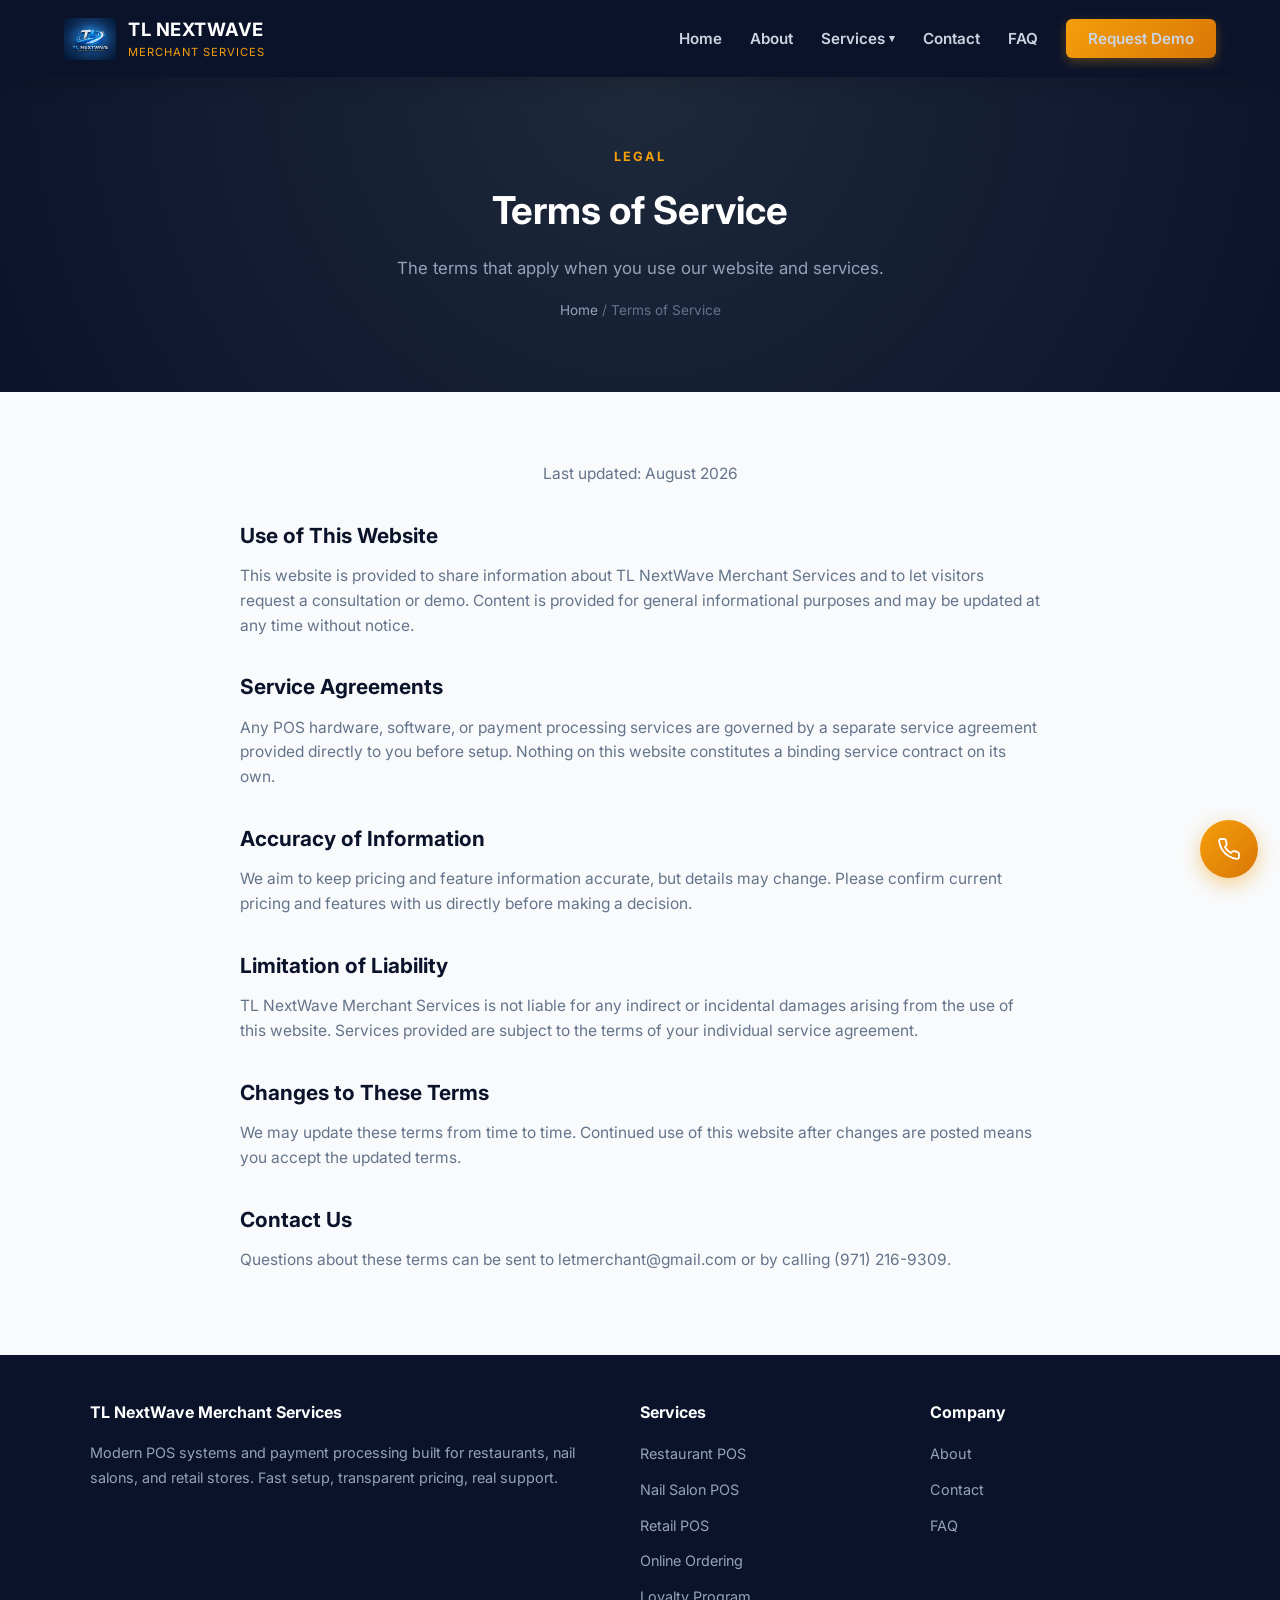
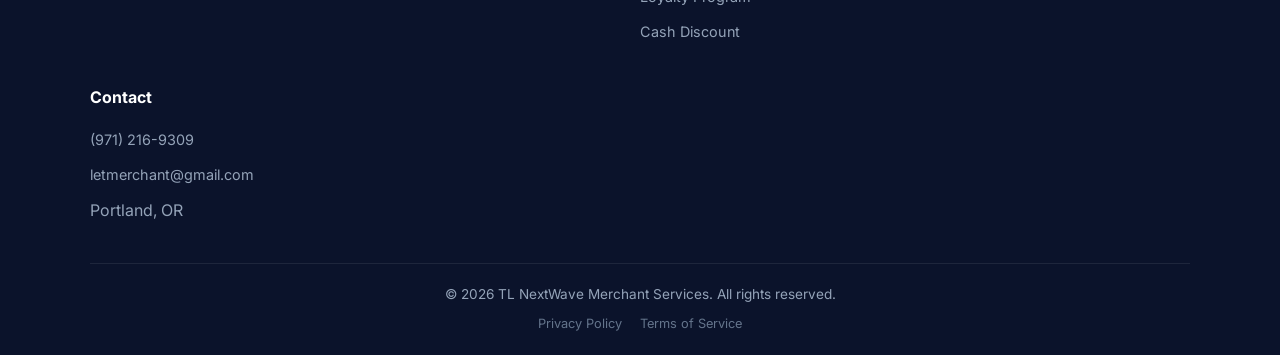
<file: terms.html>
<!DOCTYPE html>
<html lang="en">
<head>
    <meta charset="UTF-8">
    <meta name="viewport" content="width=device-width, initial-scale=1.0">
    <title>Terms of Service | TL NextWave Merchant Services</title>
    <meta name="description" content="The terms that apply when using the TL NextWave Merchant Services website and requesting services.">
    <link rel="canonical" href="https://www.tlnextwave.com/terms.html">
    <meta property="og:title" content="Terms of Service | TL NextWave Merchant Services">
    <meta property="og:description" content="The terms that apply when using the TL NextWave Merchant Services website and requesting services.">
    <meta property="og:type" content="website">
    <link rel="icon" href="icons/pos-terminal.svg" type="image/svg+xml">
    <link rel="preconnect" href="https://fonts.googleapis.com">
    <link href="https://fonts.googleapis.com/css2?family=Inter:wght@300;400;600;700&display=swap" rel="stylesheet">
    <link rel="stylesheet" href="css/style.css">
</head>
<body>

    <nav>
        <a href="index.html" class="nav-logo">
            <img src="images/logo.jpg" alt="TL NextWave Merchant Services logo" width="42" height="42">
            <div class="nav-logo-text">TL NEXTWAVE<span>MERCHANT SERVICES</span></div>
        </a>
        <ul class="nav-links" id="nav-links">
            <li><a href="index.html">Home</a></li>
            <li><a href="about.html">About</a></li>
            <li class="has-dropdown">
    <a href="services.html" class="dropdown-toggle">Services <span class="caret">&#9662;</span></a>
    <ul class="dropdown-menu">
        <li><a href="services.html">All Services</a></li>
<li><a href="restaurant-pos.html">Restaurant POS</a></li>
<li><a href="nail-salon-pos.html">Nail Salon POS</a></li>
<li><a href="retail-pos.html">Retail POS</a></li>
<li><a href="online-ordering.html">Online Ordering</a></li>
<li><a href="loyalty.html">Loyalty Program</a></li>
<li><a href="cash-discount.html">Cash Discount</a></li>
    </ul>
</li>
            <li><a href="contact.html">Contact</a></li>
            <li><a href="faq.html">FAQ</a></li>
            <li><a href="contact.html" class="nav-btn">Request Demo</a></li>
        </ul>
        <button class="nav-toggle" aria-label="Toggle menu" aria-expanded="false">
            <span></span><span></span><span></span>
        </button>
    </nav>

    <header class="page-header">
        <div class="eyebrow">Legal</div>
        <h1>Terms of Service</h1>
        <p>The terms that apply when you use our website and services.</p>
        <div class="breadcrumb"><a href="index.html">Home</a> / Terms of Service</div>
    </header>

    <section class="section">
        <div class="legal-content reveal">
            <p class="legal-updated">Last updated: August 2026</p>

            <h2>Use of This Website</h2>
            <p>This website is provided to share information about TL NextWave Merchant Services and to let visitors request a consultation or demo. Content is provided for general informational purposes and may be updated at any time without notice.</p>

            <h2>Service Agreements</h2>
            <p>Any POS hardware, software, or payment processing services are governed by a separate service agreement provided directly to you before setup. Nothing on this website constitutes a binding service contract on its own.</p>

            <h2>Accuracy of Information</h2>
            <p>We aim to keep pricing and feature information accurate, but details may change. Please confirm current pricing and features with us directly before making a decision.</p>

            <h2>Limitation of Liability</h2>
            <p>TL NextWave Merchant Services is not liable for any indirect or incidental damages arising from the use of this website. Services provided are subject to the terms of your individual service agreement.</p>

            <h2>Changes to These Terms</h2>
            <p>We may update these terms from time to time. Continued use of this website after changes are posted means you accept the updated terms.</p>

            <h2>Contact Us</h2>
            <p>Questions about these terms can be sent to letmerchant@gmail.com or by calling (971) 216-9309.</p>
        </div>
    </section>


    <a href="tel:19712169309" class="floating-call" aria-label="Call TL NextWave now">
        <svg class="icon-svg" xmlns="http://www.w3.org/2000/svg" viewBox="0 0 24 24" fill="none" stroke="currentColor" stroke-width="1.8" stroke-linecap="round" stroke-linejoin="round"><path d="M22 16.9v3a2 2 0 0 1-2.2 2 19.8 19.8 0 0 1-8.6-3.1 19.5 19.5 0 0 1-6-6A19.8 19.8 0 0 1 2.1 4.2 2 2 0 0 1 4 2h3a2 2 0 0 1 2 1.7c.1 1 .3 2 .6 2.9a2 2 0 0 1-.5 2.1L7.9 10a16 16 0 0 0 6 6l1.3-1.3a2 2 0 0 1 2.1-.5c.9.3 1.9.5 2.9.6a2 2 0 0 1 1.7 2z"/></svg>

    </a>

    <footer>
        <div class="footer-grid">
            <div class="footer-col">
                <h4>TL NextWave Merchant Services</h4>
                <p>Modern POS systems and payment processing built for restaurants, nail salons, and retail stores. Fast setup, transparent pricing, real support.</p>
            </div>
            <div class="footer-col">
                <h4>Services</h4>
                <ul>
                    <li><a href="restaurant-pos.html">Restaurant POS</a></li>
                    <li><a href="nail-salon-pos.html">Nail Salon POS</a></li>
                    <li><a href="retail-pos.html">Retail POS</a></li>
                    <li><a href="online-ordering.html">Online Ordering</a></li>
                    <li><a href="loyalty.html">Loyalty Program</a></li>
                    <li><a href="cash-discount.html">Cash Discount</a></li>
                </ul>
            </div>
            <div class="footer-col">
                <h4>Company</h4>
                <ul>
                    <li><a href="about.html">About</a></li>
                    <li><a href="contact.html">Contact</a></li>
                    <li><a href="faq.html">FAQ</a></li>
                </ul>
            </div>
            <div class="footer-col">
                <h4>Contact</h4>
                <ul>
                    <li><a href="tel:19712169309">(971) 216-9309</a></li>
                    <li><a href="mailto:letmerchant@gmail.com">letmerchant@gmail.com</a></li>
                    <li>Portland, OR</li>
                </ul>
            </div>
        </div>
        <div class="footer-bottom">
            <p>&copy; 2026 TL NextWave Merchant Services. All rights reserved.</p>
            <div class="footer-legal">
                <a href="privacy.html">Privacy Policy</a>
                <a href="terms.html">Terms of Service</a>
            </div>
        </div>
    </footer>

    <script src="js/main.js"></script>
</body>
</html>
</file>
<file: css/style.css>
/* ===========================
   TL NextWave Merchant Services
   Shared Stylesheet
=========================== */

:root {
    --primary-color: #0b132b;
    --primary-light: #1e293b;
    --secondary-color: #1c64f2;
    --secondary-dark: #1d4ed8;
    --accent-color: #f59e0b;
    --accent-dark: #d97706;
    --text-color: #334155;
    --text-light: #64748b;
    --bg-light: #f8fafc;
    --white: #ffffff;
    --border-color: #e2e8f0;
}

* {
    margin: 0;
    padding: 0;
    box-sizing: border-box;
    font-family: 'Inter', sans-serif;
}

html {
    scroll-behavior: smooth;
}

body {
    color: var(--text-color);
    background-color: var(--bg-light);
    line-height: 1.6;
    overflow-x: hidden;
}

a {
    color: inherit;
}

img {
    max-width: 100%;
    display: block;
}

.container {
    max-width: 1100px;
    margin: 0 auto;
    padding: 0 20px;
}

/* ===== Navigation ===== */
nav {
    background-color: var(--primary-color);
    padding: 15px 5%;
    display: flex;
    justify-content: space-between;
    align-items: center;
    position: sticky;
    top: 0;
    z-index: 1000;
    box-shadow: 0 4px 20px rgba(0,0,0,0.15);
}

.nav-logo {
    display: flex;
    align-items: center;
    gap: 12px;
    text-decoration: none;
}

.nav-logo img {
    height: 42px;
    width: auto;
    border-radius: 4px;
}

.nav-logo-text {
    color: var(--white);
    font-size: 1.15rem;
    font-weight: 700;
    letter-spacing: 0.5px;
}

.nav-logo-text span {
    color: var(--accent-color);
    display: block;
    font-size: 0.7rem;
    font-weight: 400;
    letter-spacing: 1px;
}

.nav-links {
    display: flex;
    align-items: center;
    gap: 28px;
    list-style: none;
}

.nav-links a {
    color: #cbd5e1;
    text-decoration: none;
    font-size: 0.95rem;
    font-weight: 600;
    transition: color 0.2s;
    position: relative;
}

.nav-links a:hover,
.nav-links a.active {
    color: var(--white);
}

.nav-links a.active::after {
    content: "";
    position: absolute;
    left: 0;
    bottom: -6px;
    width: 100%;
    height: 2px;
    background: var(--accent-color);
}

/* Dropdown */
.has-dropdown {
    position: relative;
}

.dropdown-toggle {
    display: flex;
    align-items: center;
    gap: 4px;
    cursor: pointer;
}

.dropdown-toggle .caret {
    font-size: 0.7rem;
    transition: transform 0.2s;
}

.has-dropdown.open .dropdown-toggle .caret {
    transform: rotate(180deg);
}

.dropdown-menu {
    list-style: none;
    position: absolute;
    top: calc(100% + 14px);
    left: 0;
    background: var(--white);
    border-radius: 10px;
    box-shadow: 0 12px 30px rgba(0,0,0,0.15);
    min-width: 220px;
    padding: 8px;
    opacity: 0;
    visibility: hidden;
    transform: translateY(6px);
    transition: opacity 0.2s, transform 0.2s, visibility 0.2s;
}

.has-dropdown.open .dropdown-menu,
.has-dropdown:hover .dropdown-menu {
    opacity: 1;
    visibility: visible;
    transform: translateY(0);
}

.dropdown-menu li a {
    display: block;
    padding: 10px 12px;
    border-radius: 6px;
    color: var(--primary-color) !important;
    font-size: 0.9rem;
    font-weight: 500 !important;
}

.dropdown-menu li a:hover {
    background: var(--bg-light);
    color: var(--secondary-color) !important;
}

@media (max-width: 900px) {
    .dropdown-menu {
        position: static;
        box-shadow: none;
        opacity: 1;
        visibility: visible;
        transform: none;
        max-height: 0;
        overflow: hidden;
        padding: 0;
        transition: max-height 0.3s ease;
        background: rgba(255,255,255,0.03);
    }

    .has-dropdown.open .dropdown-menu {
        max-height: 400px;
        padding: 6px 0 6px 14px;
    }

    .dropdown-menu li a {
        color: #cbd5e1 !important;
    }

    .dropdown-menu li a:hover {
        background: rgba(255,255,255,0.06);
        color: var(--white) !important;
    }
}

.nav-btn {
    background: linear-gradient(135deg, #f59e0b, #d97706);
    color: var(--white);
    padding: 10px 22px;
    border-radius: 6px;
    text-decoration: none;
    font-weight: 600;
    font-size: 0.9rem;
    transition: transform 0.2s, box-shadow 0.2s;
    box-shadow: 0 4px 12px rgba(245, 158, 11, 0.3);
    white-space: nowrap;
}

.nav-btn:hover {
    transform: translateY(-2px);
    box-shadow: 0 6px 16px rgba(245, 158, 11, 0.4);
}

.nav-toggle {
    display: none;
    flex-direction: column;
    gap: 5px;
    background: none;
    border: none;
    cursor: pointer;
    padding: 6px;
}

.nav-toggle span {
    width: 26px;
    height: 2px;
    background: var(--white);
    transition: transform 0.3s, opacity 0.3s;
}

/* ===== Page Header (sub-pages) ===== */
.page-header {
    background: radial-gradient(circle at top, #1e293b 0%, #0b132b 100%);
    color: var(--white);
    text-align: center;
    padding: 70px 20px;
}

.page-header .eyebrow {
    color: var(--accent-color);
    font-weight: 700;
    letter-spacing: 2px;
    font-size: 0.8rem;
    text-transform: uppercase;
    margin-bottom: 12px;
}

.page-header h1 {
    font-size: 2.4rem;
    font-weight: 700;
    margin-bottom: 14px;
}

.page-header p {
    color: #94a3b8;
    max-width: 650px;
    margin: 0 auto;
    font-size: 1.05rem;
}

.breadcrumb {
    margin-top: 18px;
    font-size: 0.85rem;
    color: #64748b;
}

.breadcrumb a {
    color: #94a3b8;
    text-decoration: none;
}

.breadcrumb a:hover {
    color: var(--accent-color);
}

/* ===== Hero (home) ===== */
.hero {
    background: radial-gradient(circle at top, #1e293b 0%, #0b132b 100%);
    color: var(--white);
    text-align: center;
    padding: 60px 20px 80px;
}

.hero-logo {
    max-width: 240px;
    width: 100%;
    height: auto;
    margin-bottom: 25px;
    filter: drop-shadow(0 10px 20px rgba(0,0,0,0.3));
}

.hero h1 {
    font-size: 2.6rem;
    font-weight: 700;
    margin-bottom: 15px;
    background: linear-gradient(180deg, #ffffff 0%, #cbd5e1 100%);
    -webkit-background-clip: text;
    -webkit-text-fill-color: transparent;
}

.hero p.subtitle {
    font-size: 1.2rem;
    color: #94a3b8;
    margin-bottom: 30px;
    max-width: 700px;
    margin-left: auto;
    margin-right: auto;
}

.industries {
    display: flex;
    justify-content: center;
    gap: 16px;
    flex-wrap: wrap;
    margin-top: 10px;
}

.industry-pill {
    background: rgba(28, 100, 242, 0.15);
    border: 1px solid rgba(28, 100, 242, 0.35);
    padding: 8px 20px;
    border-radius: 20px;
    font-size: 0.95rem;
    color: #cbd5e1;
    font-weight: 600;
    text-decoration: none;
    transition: background 0.2s, transform 0.2s;
}

.industry-pill:hover {
    background: rgba(28, 100, 242, 0.28);
    transform: translateY(-2px);
}

/* ===== Sections ===== */
.section {
    padding: 70px 20px;
}

.section.alt {
    background: var(--white);
    border-top: 1px solid var(--border-color);
    border-bottom: 1px solid var(--border-color);
}

.section-inner {
    max-width: 1100px;
    margin: 0 auto;
}

.section-title {
    text-align: center;
    font-size: 2rem;
    color: var(--primary-color);
    margin-bottom: 10px;
}

.section-subtitle {
    text-align: center;
    color: var(--text-light);
    margin-bottom: 40px;
    font-size: 1rem;
    max-width: 600px;
    margin-left: auto;
    margin-right: auto;
}

/* ===== Cards / Grids ===== */
.grid {
    display: grid;
    grid-template-columns: repeat(auto-fit, minmax(280px, 1fr));
    gap: 25px;
}

.card {
    background: var(--white);
    padding: 30px;
    border-radius: 12px;
    box-shadow: 0 4px 20px rgba(0,0,0,0.06);
    transition: transform 0.3s, box-shadow 0.3s;
    border-top: 4px solid var(--secondary-color);
    text-decoration: none;
    color: inherit;
    display: block;
}

.card:hover {
    transform: translateY(-5px);
    box-shadow: 0 12px 25px rgba(0,0,0,0.12);
}

.card .icon {
    font-size: 1.8rem;
    margin-bottom: 12px;
    display: block;
}

.card h3 {
    font-size: 1.2rem;
    color: var(--primary-color);
    margin-bottom: 10px;
}

.card p {
    color: var(--text-light);
    font-size: 0.95rem;
}

.card .link-arrow {
    display: inline-block;
    margin-top: 14px;
    color: var(--secondary-color);
    font-weight: 700;
    font-size: 0.9rem;
}

/* Feature list with checkmarks */
.check-list {
    list-style: none;
    padding: 0;
}

.check-list li {
    padding: 9px 0;
    color: #475569;
    padding-left: 28px;
    position: relative;
}

.check-list li::before {
    content: "✓";
    position: absolute;
    left: 0;
    color: var(--secondary-color);
    font-weight: 700;
}

/* Two-column layout */
.two-col {
    display: grid;
    grid-template-columns: 1fr 1fr;
    gap: 40px;
    align-items: center;
}

@media (max-width: 800px) {
    .two-col { grid-template-columns: 1fr; }
}

.stat-strip {
    display: flex;
    justify-content: center;
    gap: 50px;
    flex-wrap: wrap;
    padding: 40px 20px;
    background: var(--primary-color);
}

.stat {
    text-align: center;
    color: var(--white);
}

.stat .num {
    font-size: 2.2rem;
    font-weight: 700;
    color: var(--accent-color);
}

.stat .label {
    font-size: 0.85rem;
    color: #94a3b8;
    margin-top: 4px;
}

/* ===== Buttons ===== */
.btn {
    display: inline-block;
    padding: 14px 32px;
    font-size: 1rem;
    font-weight: 700;
    border-radius: 8px;
    text-decoration: none;
    transition: transform 0.2s, box-shadow 0.2s;
    border: none;
    cursor: pointer;
}

.btn-primary {
    background: linear-gradient(135deg, #f59e0b, #d97706);
    color: var(--white);
    box-shadow: 0 4px 15px rgba(245, 158, 11, 0.4);
}

.btn-primary:hover {
    transform: translateY(-2px);
    box-shadow: 0 6px 20px rgba(245, 158, 11, 0.5);
}

.btn-secondary {
    background: transparent;
    border: 2px solid rgba(255,255,255,0.3);
    color: var(--white);
}

.btn-secondary:hover {
    background: rgba(255,255,255,0.08);
    transform: translateY(-2px);
}

.btn-outline {
    background: transparent;
    border: 2px solid var(--secondary-color);
    color: var(--secondary-color);
}

.btn-outline:hover {
    background: var(--secondary-color);
    color: var(--white);
}

.cta-buttons {
    display: flex;
    justify-content: center;
    gap: 16px;
    flex-wrap: wrap;
}

/* ===== Contact Section (shared) ===== */
.contact-section {
    background-color: var(--primary-color);
    padding: 70px 20px;
    text-align: center;
}

.contact-box h2 {
    font-size: 2rem;
    color: var(--white);
    margin-bottom: 10px;
}

.contact-box p {
    color: #94a3b8;
    margin-bottom: 30px;
    font-size: 1.05rem;
}

.contact-details {
    display: flex;
    justify-content: center;
    gap: 30px;
    flex-wrap: wrap;
    margin-bottom: 35px;
}

.contact-item {
    color: #cbd5e1;
    text-decoration: none;
    font-size: 1.05rem;
    font-weight: 600;
    display: flex;
    align-items: center;
    gap: 8px;
    transition: color 0.2s;
}

.contact-item:hover {
    color: var(--accent-color);
}

/* ===== Contact Form ===== */
.form-card {
    background: var(--white);
    border-radius: 14px;
    padding: 40px;
    box-shadow: 0 4px 20px rgba(0,0,0,0.06);
    border: 1px solid var(--border-color);
}

.form-group {
    margin-bottom: 20px;
    text-align: left;
}

.form-group label {
    display: block;
    font-weight: 600;
    font-size: 0.9rem;
    color: var(--primary-color);
    margin-bottom: 6px;
}

.form-group input,
.form-group textarea,
.form-group select {
    width: 100%;
    padding: 12px 14px;
    border: 1px solid var(--border-color);
    border-radius: 8px;
    font-size: 0.95rem;
    color: var(--text-color);
    transition: border-color 0.2s, box-shadow 0.2s;
    font-family: inherit;
}

.form-group input:focus,
.form-group textarea:focus,
.form-group select:focus {
    outline: none;
    border-color: var(--secondary-color);
    box-shadow: 0 0 0 3px rgba(28, 100, 242, 0.15);
}

.form-error {
    color: #dc2626;
    font-size: 0.8rem;
    margin-top: 5px;
    display: none;
}

.form-status {
    margin-top: 18px;
    padding: 14px;
    border-radius: 8px;
    font-size: 0.9rem;
    display: none;
}

.form-status.success {
    background: #dcfce7;
    color: #166534;
    display: block;
}

/* ===== FAQ Accordion ===== */
.faq-item {
    background: var(--white);
    border: 1px solid var(--border-color);
    border-radius: 10px;
    margin-bottom: 14px;
    overflow: hidden;
}

.faq-question {
    width: 100%;
    background: none;
    border: none;
    text-align: left;
    padding: 20px 24px;
    font-size: 1rem;
    font-weight: 600;
    color: var(--primary-color);
    cursor: pointer;
    display: flex;
    justify-content: space-between;
    align-items: center;
    gap: 20px;
}

.faq-question .icon {
    font-size: 1.3rem;
    color: var(--secondary-color);
    transition: transform 0.3s;
    flex-shrink: 0;
}

.faq-item.open .faq-question .icon {
    transform: rotate(45deg);
}

.faq-answer {
    max-height: 0;
    overflow: hidden;
    transition: max-height 0.3s ease, padding 0.3s ease;
    padding: 0 24px;
    color: var(--text-light);
    font-size: 0.95rem;
}

.faq-item.open .faq-answer {
    max-height: 300px;
    padding: 0 24px 20px;
}

/* ===== Footer ===== */
footer {
    background-color: var(--primary-color);
    color: #94a3b8;
    padding: 45px 20px 20px;
}

.footer-grid {
    max-width: 1100px;
    margin: 0 auto;
    display: grid;
    grid-template-columns: 2fr 1fr 1fr;
    gap: 30px;
    padding-bottom: 30px;
}

.footer-col h4 {
    color: var(--white);
    font-size: 1rem;
    margin-bottom: 16px;
}

.footer-col p {
    font-size: 0.9rem;
    color: #94a3b8;
    line-height: 1.7;
}

.footer-col ul {
    list-style: none;
    padding: 0;
}

.footer-col ul li {
    margin-bottom: 10px;
}

.footer-col ul li a {
    color: #94a3b8;
    text-decoration: none;
    font-size: 0.9rem;
    transition: color 0.2s;
}

.footer-col ul li a:hover {
    color: var(--accent-color);
}

.footer-bottom {
    max-width: 1100px;
    margin: 0 auto;
    text-align: center;
    padding-top: 20px;
    border-top: 1px solid rgba(255,255,255,0.08);
    font-size: 0.85rem;
}

@media (max-width: 768px) {
    .footer-grid { grid-template-columns: 1fr; }
}

/* ===== Scroll Reveal Animation ===== */
.reveal {
    opacity: 0;
    transform: translateY(24px);
    transition: opacity 0.6s ease, transform 0.6s ease;
}

.reveal.visible {
    opacity: 1;
    transform: translateY(0);
}

@media (prefers-reduced-motion: reduce) {
    .reveal {
        opacity: 1;
        transform: none;
        transition: none;
    }
    html {
        scroll-behavior: auto;
    }
}

/* ===== Responsive Nav ===== */
@media (max-width: 900px) {
    .nav-toggle {
        display: flex;
    }

    .nav-links {
        position: fixed;
        top: 73px;
        left: 0;
        right: 0;
        background: var(--primary-color);
        flex-direction: column;
        align-items: flex-start;
        padding: 20px 5%;
        gap: 0;
        transform: translateY(-150%);
        opacity: 0;
        transition: transform 0.3s ease, opacity 0.3s ease;
        border-top: 1px solid rgba(255,255,255,0.08);
    }

    .nav-links.open {
        transform: translateY(0);
        opacity: 1;
    }

    .nav-links li {
        width: 100%;
        border-bottom: 1px solid rgba(255,255,255,0.06);
    }

    .nav-links a {
        display: block;
        padding: 14px 0;
    }

    .nav-links .nav-btn {
        margin: 14px 0;
        display: inline-block;
    }
}

@media (max-width: 768px) {
    .hero h1, .page-header h1 { font-size: 2rem; }
    .hero p.subtitle { font-size: 1rem; }
    .hero-logo { max-width: 180px; }
    .section-title { font-size: 1.6rem; }
}

/* ===== SVG Icons ===== */
.icon-svg {
    width: 34px;
    height: 34px;
    color: var(--secondary-color);
    margin-bottom: 14px;
}

.icon-svg.accent { color: var(--accent-color); }

.icon-circle {
    width: 56px;
    height: 56px;
    border-radius: 50%;
    background: rgba(28, 100, 242, 0.1);
    display: flex;
    align-items: center;
    justify-content: center;
    margin-bottom: 16px;
}

.icon-circle .icon-svg {
    margin-bottom: 0;
    width: 26px;
    height: 26px;
}

/* ===== Testimonials ===== */
.testimonial-card {
    background: var(--white);
    border-radius: 14px;
    padding: 30px;
    box-shadow: 0 4px 20px rgba(0,0,0,0.06);
    border: 1px solid var(--border-color);
    position: relative;
}

.testimonial-card .icon-svg {
    color: var(--accent-color);
    width: 28px;
    height: 28px;
    margin-bottom: 14px;
}

.testimonial-card p.quote-text {
    color: var(--text-color);
    font-size: 0.98rem;
    margin-bottom: 20px;
    font-style: italic;
}

.testimonial-author {
    display: flex;
    align-items: center;
    gap: 12px;
}

.testimonial-avatar {
    width: 44px;
    height: 44px;
    border-radius: 50%;
    background: var(--primary-color);
    color: var(--white);
    display: flex;
    align-items: center;
    justify-content: center;
    font-weight: 700;
    font-size: 0.9rem;
    flex-shrink: 0;
}

.testimonial-author .name {
    font-weight: 700;
    color: var(--primary-color);
    font-size: 0.95rem;
}

.testimonial-author .role {
    color: var(--text-light);
    font-size: 0.82rem;
}

.stars {
    color: var(--accent-color);
    font-size: 0.9rem;
    margin-bottom: 12px;
    letter-spacing: 2px;
}

/* ===== Photo Showcase ===== */
.photo-showcase {
    padding: 0 20px;
    margin-top: -40px;
    margin-bottom: 20px;
}

.photo-showcase-inner {
    max-width: 900px;
    margin: 0 auto;
    border-radius: 16px;
    overflow: hidden;
    box-shadow: 0 20px 45px rgba(0,0,0,0.2);
    position: relative;
}

.photo-showcase-inner img {
    width: 100%;
    max-height: 420px;
    object-fit: cover;
    object-position: center 25%;
    display: block;
}

@media (max-width: 768px) {
    .photo-showcase-inner img {
        max-height: 280px;
    }
}

.photo-caption {
    position: absolute;
    bottom: 0;
    left: 0;
    right: 0;
    background: linear-gradient(to top, rgba(11,19,43,0.85), transparent);
    color: var(--white);
    padding: 30px 24px 16px;
    font-size: 0.9rem;
}

.photo-caption strong {
    color: var(--accent-color);
}

/* ===== Google Map ===== */
.map-wrap {
    border-radius: 14px;
    overflow: hidden;
    box-shadow: 0 4px 20px rgba(0,0,0,0.08);
    border: 1px solid var(--border-color);
    line-height: 0;
}

.map-wrap iframe {
    width: 100%;
    height: 340px;
    border: 0;
    display: block;
}

/* ===== Floating Call Now Button ===== */
.floating-call {
    position: fixed;
    bottom: 22px;
    right: 22px;
    background: linear-gradient(135deg, #f59e0b, #d97706);
    color: var(--white);
    width: 58px;
    height: 58px;
    border-radius: 50%;
    display: flex;
    align-items: center;
    justify-content: center;
    box-shadow: 0 6px 20px rgba(245, 158, 11, 0.45);
    z-index: 900;
    text-decoration: none;
    transition: transform 0.2s;
}

.floating-call:hover {
    transform: scale(1.08);
}

.floating-call .icon-svg {
    width: 24px;
    height: 24px;
    margin: 0;
    color: var(--white);
}

@media (max-width: 768px) {
    .floating-call { bottom: 16px; right: 16px; width: 52px; height: 52px; }
}

/* ===== Legal pages ===== */
.legal-content {
    max-width: 800px;
    margin: 0 auto;
    color: var(--text-color);
}

.legal-content h2 {
    color: var(--primary-color);
    font-size: 1.3rem;
    margin: 32px 0 12px;
}

.legal-content h2:first-child {
    margin-top: 0;
}

.legal-content p, .legal-content li {
    color: var(--text-light);
    margin-bottom: 12px;
    font-size: 0.97rem;
}

.legal-content ul {
    padding-left: 22px;
}

.legal-updated {
    color: var(--text-light);
    font-size: 0.85rem;
    margin-bottom: 30px;
    text-align: center;
}

/* Footer legal row */
.footer-legal {
    display: flex;
    justify-content: center;
    gap: 18px;
    margin-top: 8px;
    flex-wrap: wrap;
}

.footer-legal a {
    color: #64748b;
    text-decoration: none;
    font-size: 0.8rem;
}

.footer-legal a:hover {
    color: var(--accent-color);
}

/* Focus visibility for accessibility */
a:focus-visible,
button:focus-visible,
input:focus-visible,
textarea:focus-visible {
    outline: 3px solid var(--accent-color);
    outline-offset: 2px;
}
</file>
